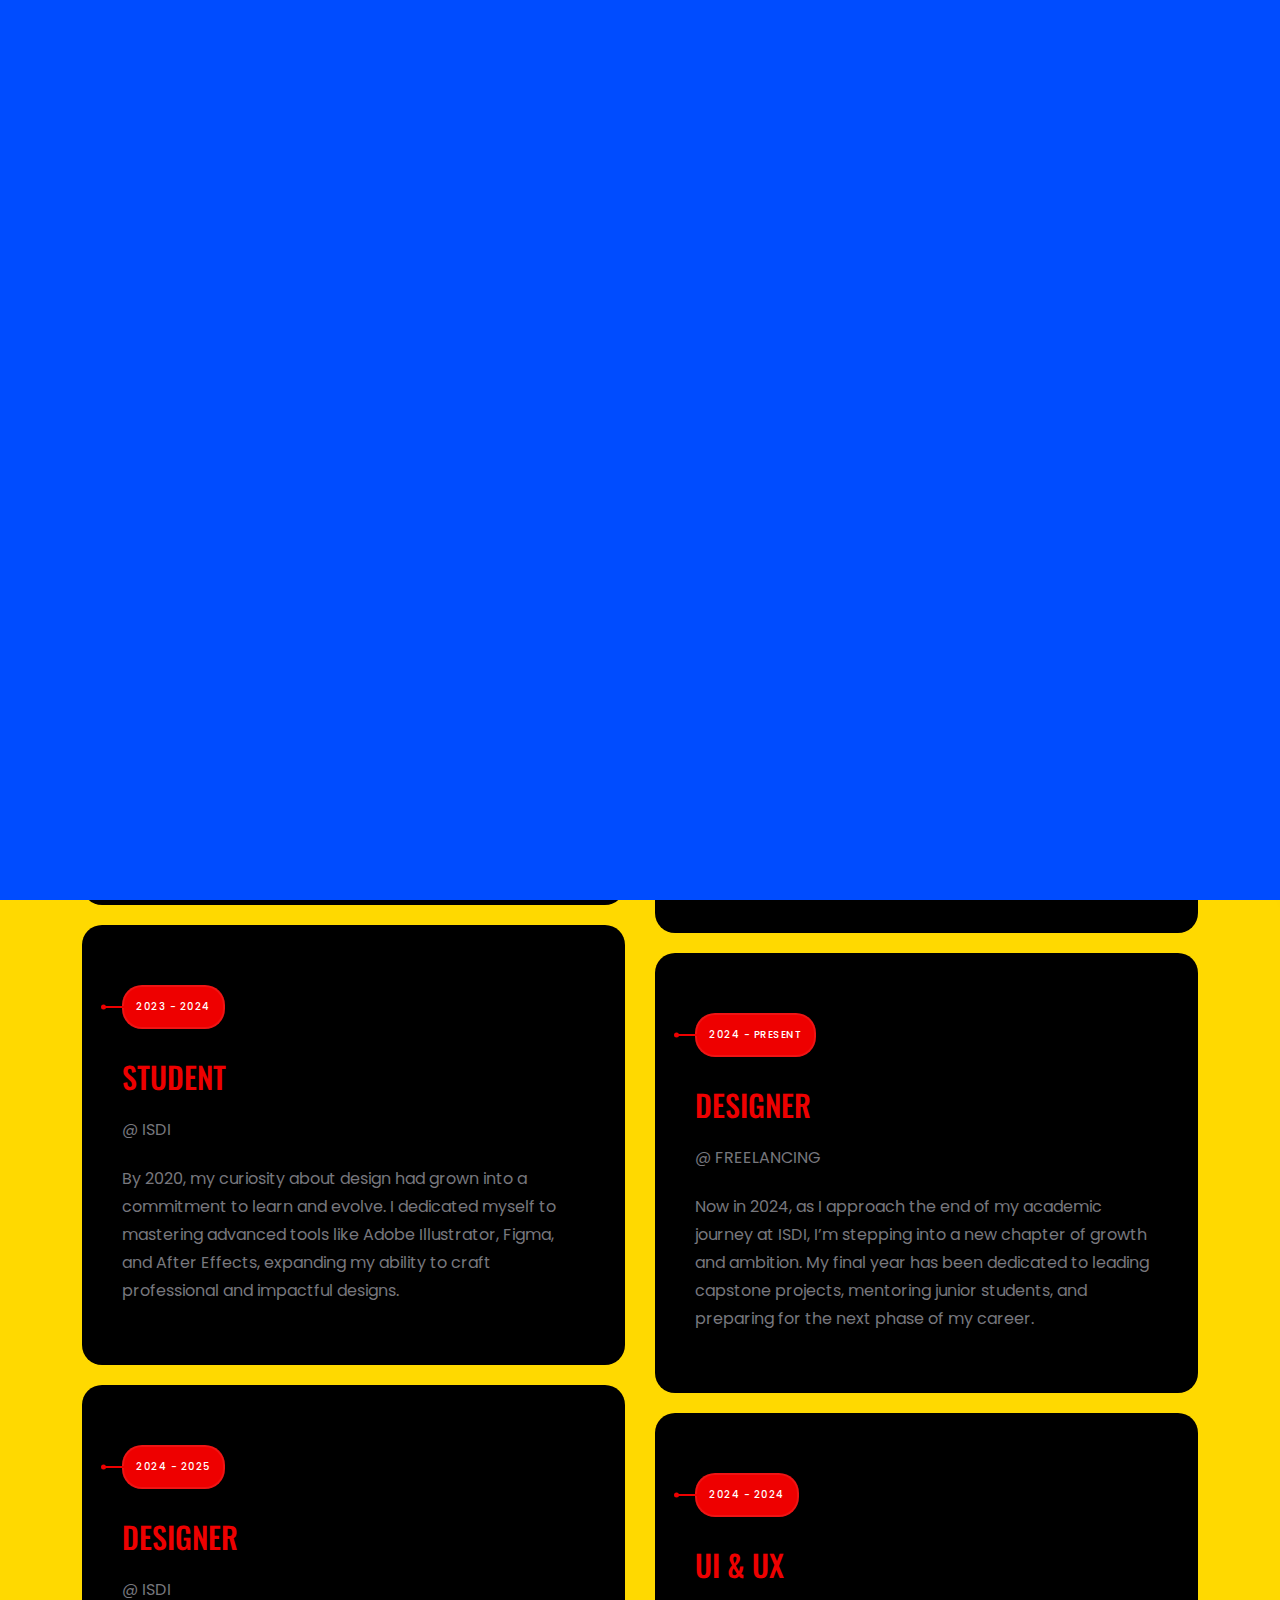
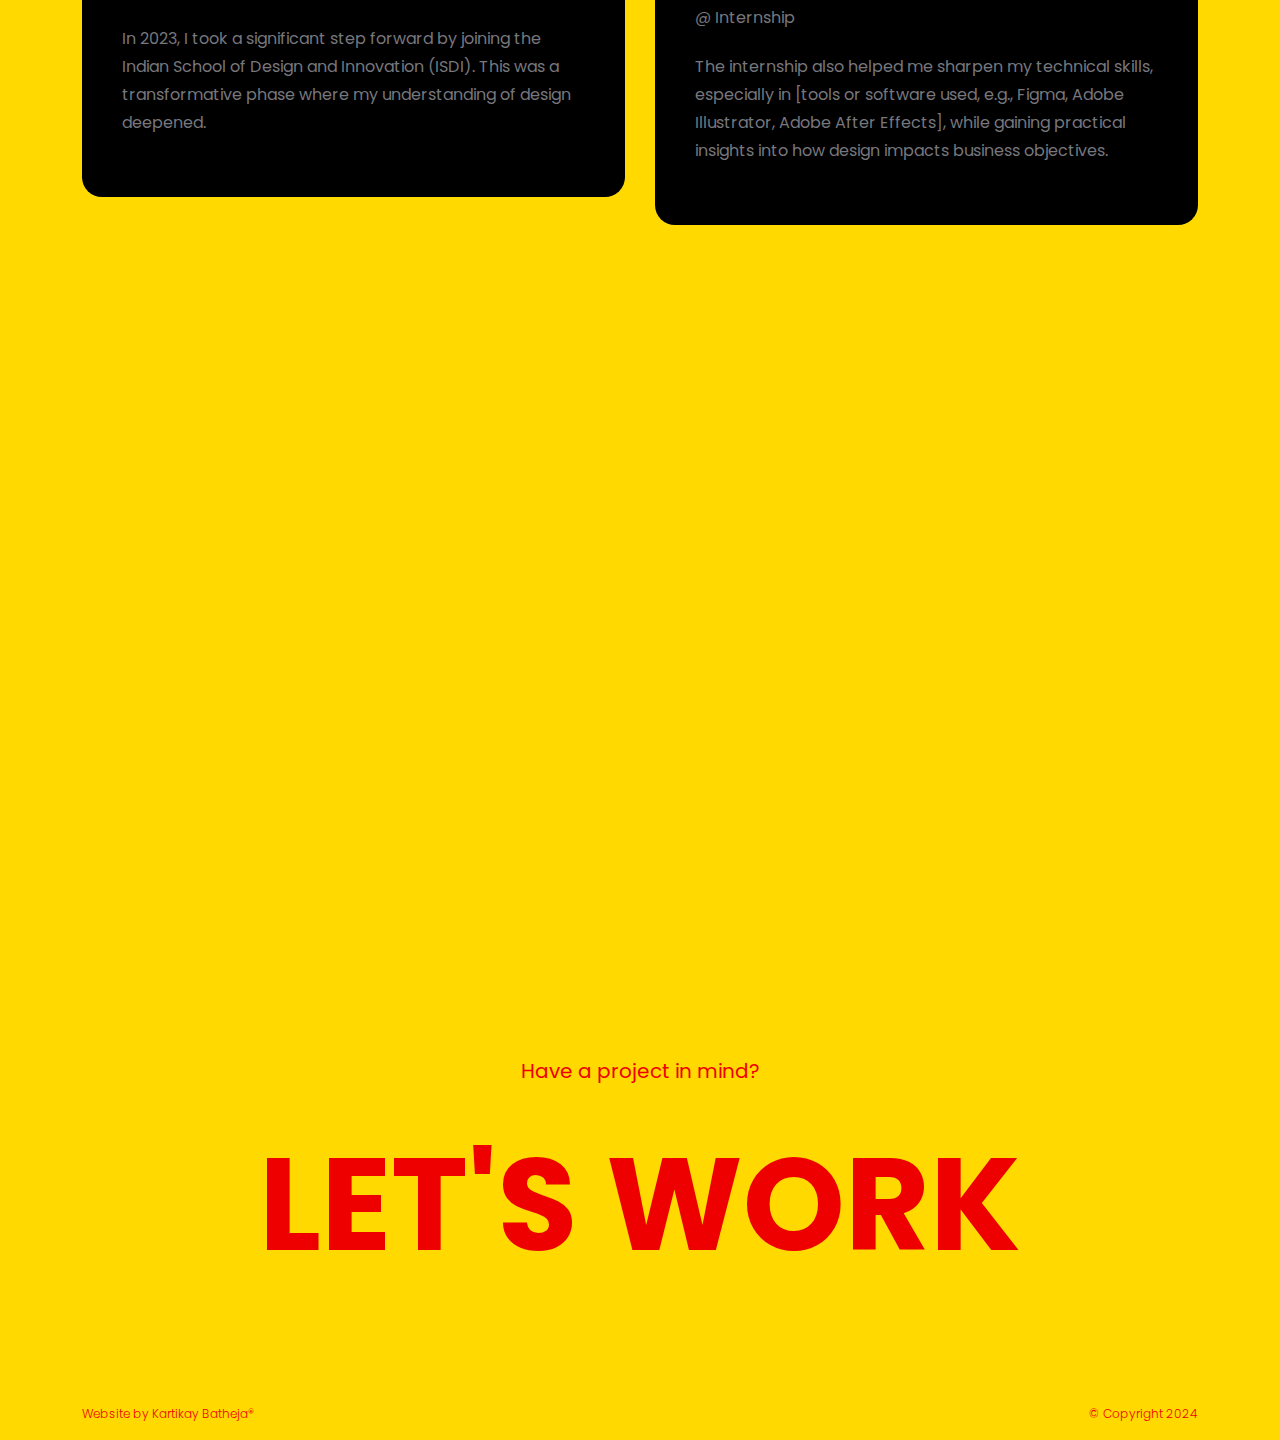
<file: about.html>
<!DOCTYPE html>
<html lang="en">

<head>
    <!-- META -->
    <meta charset="utf-8">
    <meta http-equiv="X-UA-Compatible" content="IE=edge">
    <meta name="viewport" content="width=device-width, initial-scale=1">
    <meta name="description" content="Nino - Modern Portfolio Template">
    <meta name="keywords" content="personal, portfolio new, html, one page, bootstrap, new html template, design, creative, onepage, clean, modern">
    <meta name="author" content="Tanvir Hossain">
    <!-- PAGE TITLE -->
    <title>Portfolio - Kartikay Batheja</title>
    <link rel="icon" type="image/x-icon" href="assets/images/favicon.png">
    <!-- ALL GOOGLE FONTS -->
    <link rel="preconnect" href="https://fonts.googleapis.com">
    <link rel="preconnect" href="https://fonts.gstatic.com" crossorigin>
    <link href="https://fonts.googleapis.com/css2?family=Oswald:wght@200..700&family=Poppins:ital,wght@0,100;0,200;0,300;0,400;0,500;0,600;0,700;0,800;0,900;1,100;1,200;1,300;1,400;1,500;1,600;1,700;1,800;1,900&display=swap" rel="stylesheet">
    <!-- BOOTSTRAP CSS -->
    <link rel="stylesheet" href="assets/css/bootstrap.min.css" />
    <!-- FONT AWESOME CSS -->
    <link rel="stylesheet" href="assets/css/font-awesome-pro.css" />
    <!-- FONT AWESOME CSS -->
    <link rel="stylesheet" href="assets/fonts/remixicon.css" />
    <!-- MAGNIFIC CSS -->
    <link rel="stylesheet" href="assets/css/magnific-popup.css">
    <!-- NICE SELECT CSS -->
    <link rel="stylesheet" href="assets/css/nice-select.min.css" />
    <!-- ANIMATE CSS -->
    <link rel="stylesheet" href="assets/css/animate.min.css" />
    <!-- MOBILE MENU CSS -->
    <link rel="stylesheet" href="assets/css/mobilemenu.css" />
    <!-- SLICK CSS -->
    <link rel="stylesheet" href="assets/css/slick.min.css" />
    <!-- SPACING CSS -->
    <link rel="stylesheet" href="assets/css/spacing.css" />
    <!-- MAIN STYLE CSS -->
    <link rel="stylesheet" href="assets/css/style.css" />
    <!-- RESPONSIVE CSS -->
    <link rel="stylesheet" href="assets/css/responsive.css">
    <!-- HTML5 shim and Respond.js IE8 support of HTML5 elements and media queries -->
    <!-- WARNING: Respond.js doesn't work if you view the page via file:// -->
    <!--[if lt IE 9]>
      <script src="https://oss.maxcdn.com/html5shiv/3.7.2/html5shiv.min.js"></script>
      <script src="https://oss.maxcdn.com/respond/1.4.2/respond.min.js"></script>
    <![endif]-->
</head>

<body>
    <!-- START PRELOADER AREA-->
    <div class="preloader">
        <svg viewbox="0 0 1000 1000" preserveaspectratio="none">
            <path id="preloaderSvg" d="M0,1005S175,995,500,995s500,5,500,5V0H0Z"></path>
        </svg>
        <div class="preloader-heading">
            <div class="load-text">
                <span>L</span>
                <span>o</span>
                <span>a</span>
                <span>d</span>
                <span>i</span>
                <span>n</span>
                <span>g</span>
            </div>
        </div>
    </div>
    <!-- END PRELOADER AREA -->
    <!-- START SCROOL UP DESIGN AREA -->
    <div class="progress-wrap cursor-pointer">
        <i class="ri-arrow-up-s-line"></i>
        <svg class="progress-circle svg-content" width="100%" height="100%" viewBox="-1 -1 102 102">
            <path d="M50,1 a49,49 0 0,1 0,98 a49,49 0 0,1 0,-98" />
        </svg>
    </div>
    <!-- / END SCROOL UP DESIGN AREA -->
    <!-- START MAGIC CURSOR AND BALL AREA-->
    <div id="magic-cursor">
        <div id="ball"></div>
    </div>
    <!-- / END MAGIC CURSOR AND BALL AREA-->
    <!-- START MENU DESIGN AREA-->
    <header class="main-header">
        <div class="header-upper">
            <div class="container">
                <div class="header-inner">
                    <div class="row align-items-center">
                        <div class="col-xl-2 col-lg-2 col-md-6 col-6 col-sm-3">
                            <div class="logo-area">
                                <div class="logo">
                                    <a href="index.html"><img src="assets/images/879.png" alt=""></a>
                                </div>
                            </div>
                        </div>
                        <div class="col-xl-10 col-lg-10 col-md-6 col-6 col-sm-9">
                            <div class="main-menu">
                                <nav id="mobile-menu">
                                    <ul>
                                        <li><a href="index.html" class="linkstyle">Home</a></li>
                                        <li><a href="about.html" class="linkstyle">about</a></li>
                                        <li><a href="service.html" class="linkstyle">services</a></li>
                                        <li class="has-dropdown"><a href="projects.html" class="linkstyle">projects</a>
                                            <ul class="sub-menu">
                                                <li><a href="projects.html">Projects List</a></li>
                                                <li><a href="single-project.html">Single Portfolio</a></li>
                                            </ul>
                                        </li>
                                        <li><a href="blog.html" class="linkstyle">Blog</a></li>
                                        <li><a href="contact.html" class="linkstyle">Contact</a></li>
                                    </ul>
                                </nav>
                            </div>
                            <div class="side-menu-icon d-lg-none text-end">
                                <a href="javascript:void(0)" class="info-toggle-btn f-right sidebar-toggle-btn"><i class="fal fa-bars"></i></a>
                            </div>
                        </div>
                    </div>
                </div>
            </div>
        </div>
    </header>
    <!-- // END MENU DESIGN AREA-->
    <!-- START MOBILE MENU DESIGN AREA-->
    <div class="sidebar__area">
        <div class="sidebar__wrapper">
            <div class="sidebar__close">
                <button class="sidebar__close-btn" id="sidebar__close-btn">
                    <i class="fal fa-times"></i>
                </button>
            </div>
            <div class="sidebar__content mt-50 mb-20">
                <div class="mobile-menu fix"></div>
            </div>
        </div>
    </div>
    <div class="body-overlay"></div>
    <!-- // END MOBILE MENU DESIGN AREA-->
    <!-- START SINGLE PAGE DESIGN AREA -->
    <section class="single-page-hero-area">
        <div class="container">
            <div class="row align-items-center">
                <div class="col-lg-12">
                    <h2>About Me</h2>
                </div>
            </div>
        </div>
    </section>
    <!-- // END SINGLE PAGE DESIGN AREA -->
    <!-- START RESUME EXPERIENCE DESIGN AREA -->
    <div class="resume-area no-padding" id="resume">
        <div class="container">
            <div class="row">
                <div class="col-xl-6 col-md-6">
                    <div class="resume-wrapper wow fadeInUp delay-0-2s">
                        <!-- START SINGLE EXPERIENCE DESIGN AREA -->
                        <div class="resume-box">
                            <span class="resume-date">2021 - Present</span>
                            <h2>Student</h2>
                            <span>@ Freelancing </span>
                            <p>My journey as a visual designer began in 2021, during my high school years, when I discovered a passion for creating visuals that told stories. It started with simple experiments on tools like Photoshop and Canva, designing posters and logos for friends and local businesses.</p>
                        </div>
                        <!-- / END SINGLE EXPERIENCE DESIGN AREA -->
                        <!-- START SINGLE EXPERIENCE DESIGN AREA -->
                        <div class="resume-box">
                            <span class="resume-date">2023 - 2024</span>
                            <h2>Student</h2>
                            <span>@ ISDI</span>
                            <p>By 2020, my curiosity about design had grown into a commitment to learn and evolve. I dedicated myself to mastering advanced tools like Adobe Illustrator, Figma, and After Effects, expanding my ability to craft professional and impactful designs.</p>
                        </div>
                        <!-- / END SINGLE EXPERIENCE DESIGN AREA -->
                        <!-- START SINGLE EXPERIENCE DESIGN AREA -->
                        <div class="resume-box">
                            <span class="resume-date">2024 - 2025</span>
                            <h2>Designer</h2>
                            <span>@ ISDI</span>
                            <p>In 2023, I took a significant step forward by joining the Indian School of Design and Innovation (ISDI). This was a transformative phase where my understanding of design deepened.</p>
                        </div>
                        <!-- / END SINGLE EXPERIENCE DESIGN AREA -->
                    </div>
                </div>
                <div class="col-xl-6 col-md-6">
                    <div class="resume-wrapper wow fadeInUp delay-0-4s">
                        <!-- START SINGLE EDUCATION DESIGN AREA -->
                        <div class="resume-box">
                            <span class="resume-date">2023 - 2027</span>
                            <h2>Designer</h2>
                            <span>@ ISDI</span>
                            <p>By 2023, I began to specialize in visual storytelling, focusing on branding, packaging, and digital narratives. My projects at ISDI, such as a Neoclassical-inspired soda can design and a Post-Impressionism-themed pizza box, allowed me to combine my love for art history with modern design practices.</p>
                        </div>
                        <!-- / END SINGLE EDUCATION DESIGN AREA -->
                        <!-- START SINGLE EDUCATION DESIGN AREA -->
                        <div class="resume-box">
                            <span class="resume-date">2024 - present</span>
                            <h2>Designer</h2>
                            <span>@ FREELANCING</span>
                            <p>Now in 2024, as I approach the end of my academic journey at ISDI, I’m stepping into a new chapter of growth and ambition. My final year has been dedicated to leading capstone projects, mentoring junior students, and preparing for the next phase of my career.</p>
                        </div>
                        <!-- / END SINGLE EDUCATION DESIGN AREA -->
                        <!-- START SINGLE EDUCATION DESIGN AREA -->
                        <div class="resume-box">
                            <span class="resume-date">2024 - 2024</span>
                            <h2>UI & UX</h2>
                            <span>@ Internship</span>
                            <p>The internship also helped me sharpen my technical skills, especially in [tools or software used, e.g., Figma, Adobe Illustrator, Adobe After Effects], while gaining practical insights into how design impacts business objectives.</p>
                        </div>
                        <!-- / END SINGLE EDUCATION DESIGN AREA -->
                    </div>
                </div>
            </div>
        </div>
    </div>
    <!-- / END RESUME EXPERIENCE DESIGN AREA -->
    <!-- START SKILL DESIGN AREA -->
    <section id="skills" class="skill-area">
        <div class="container">
            <div class="container-inner">
                <div class="row">
                    <div class="col-xl-12 col-lg-12">
                        <div class="section-title section-black-title mb-40 wow fadeInUp delay-0-2s">
                            <h2>Professional Skills</h2>
                        </div>
                    </div>
                </div>
                <div class="row">
                    <div class="col-lg-12">
                        <div class="skill-items-wrap">
                            <div class="row">
                                <div class="col-xl-3 col-lg-4 col-md-3 col-sm-4 col-6">
                                    <div class="skill-item wow fadeInUp delay-0-2s">
                                        <img src="assets/images/LOGO3  copy.png" alt="Skill" />
                                        <h5>Photoshop</h5>
                                    </div>
                                </div>
                                <div class="col-xl-3 col-lg-4 col-md-3 col-sm-4 col-6">
                                    <div class="skill-item wow fadeInUp delay-0-3s">
                                        <img src="assets/images/LOGO 1.png" alt="Skill" />
                                        <h5>Illustrator</h5>
                                    </div>
                                </div>
                                <div class="col-xl-3 col-lg-4 col-md-3 col-sm-4 col-6">
                                    <div class="skill-item wow fadeInUp delay-0-4s">
                                        <img src="assets/images/LOGO 2.png" alt="Skill" />
                                        <h5>After Effects</h5>
                                    </div>
                                </div>
                                <div class="col-xl-3 col-lg-4 col-md-3 col-sm-4 col-6">
                                    <div class="skill-item wow fadeInUp delay-0-5s">
                                        <img src="assets/images/LOGO 4.png" alt="Skill" />
                                        <h5>Premire Pro</h5>
                                    </div>
                                </div>
                                <div class="col-xl-3 col-lg-4 col-md-3 col-sm-4 col-6">
                                    <div class="skill-item wow fadeInUp delay-0-2s">
                                        <img src="assets/images/LOGO 5.png" alt="Skill" />
                                        <h5>Figma</h5>
                                    </div>
                                </div>
                                <div class="col-xl-3 col-lg-4 col-md-3 col-sm-4 col-6">
                                    <div class="skill-item wow fadeInUp delay-0-3s">
                                        <img src="assets/images/LOGO 6.png" alt="Skill" />
                                        <h5>Procreate</h5>
                                    </div>
                                </div>
                                <div class="col-xl-3 col-lg-4 col-md-3 col-sm-4 col-6">
                                    <div class="skill-item wow fadeInUp delay-0-4s">
                                        <img src="assets/images/LOGO 41.png" alt="Skill" />
                                        <h5>Blender</h5>
                                    </div>
                                </div>
                                <div class="col-xl-3 col-lg-4 col-md-3 col-sm-4 col-6">
                                    <div class="skill-item wow fadeInUp delay-0-5s">
                                        <img src="assets/images/LOGO 78.png" alt="Skill" />
                                        <h5>VScode</h5>
                                    </div>
                                </div>
                            </div>
                        </div>
                    </div>
                </div>
            </div>
        </div>
    </section>
    <!-- / END SKILL DESIGN AREA -->
    <!-- START FOOTER DESIGN AREA -->
    <footer class="main-footer">
        <div class="container">
            <div class="row">
                <div class="col-lg-12">
                    <div class="footer-top">
                        <p> Have a project in mind?</p>
                        <h2><a href="mailto:hello@websitename.com">let's work</a></h2>
                    </div>
                </div>
            </div>
            <div class="row">
                <div class="col-lg-6 col-sm-6">
                    <p class="copy-left-text">Website by <a href="https://themeforest.net/user/creativepersonal/portfolio">Kartikay Batheja®</a></p>
                </div>
                <div class="col-lg-6 col-sm-6">
                    <p class="copy-right-text">&copy; Copyright 2024</p>
                </div>
            </div>
        </div>
    </footer>
    <!-- / END FOOTER DESIGN AREA -->
    <!-- JQUERY JS -->
    <script src="assets/js/jquery-3.6.0.min.js"></script>
    <!-- BOOTSTRAP JS-->
    <script src="assets/js/bootstrap.min.js"></script>
    <!-- APPEAR JS -->
    <script src="assets/js/appear.min.js"></script>
    <!-- MAGNIFICANT JS -->
    <script src="assets/js/jquery.magnific-popup.min.js"></script>
    <!-- MOBILE MENU JS-->
    <script src="assets/js/mobilemenu.js"></script>
    <!-- GSAP AND LOCOMOTIV JS-->
    <script src="assets/js/gsap.min.js"></script>
    <script src="assets/js/ScrollTrigger.min.js"></script>
    <script src="assets/js/lenis.js"></script>
    <!-- SLICK JS-->
    <script src="assets/js/slick.min.js"></script>
    <!-- NICE SELECT JS-->
    <script src="assets/js/jquery.nice-select.min.js"></script>
    <!-- IMAGE LOADER JS-->
    <script src="assets/js/imagesloaded.pkgd.min.js"></script>
    <!-- ISOTOPE JS-->
    <script src="assets/js/isotope.pkgd.min.js"></script>
    <!--  WOW ANIMATION JS-->
    <script src="assets/js/wow.min.js"></script>
    <!-- SCRIPT JS-->
    <script src="assets/js/script.js"></script>
</body>

</html>
</file>
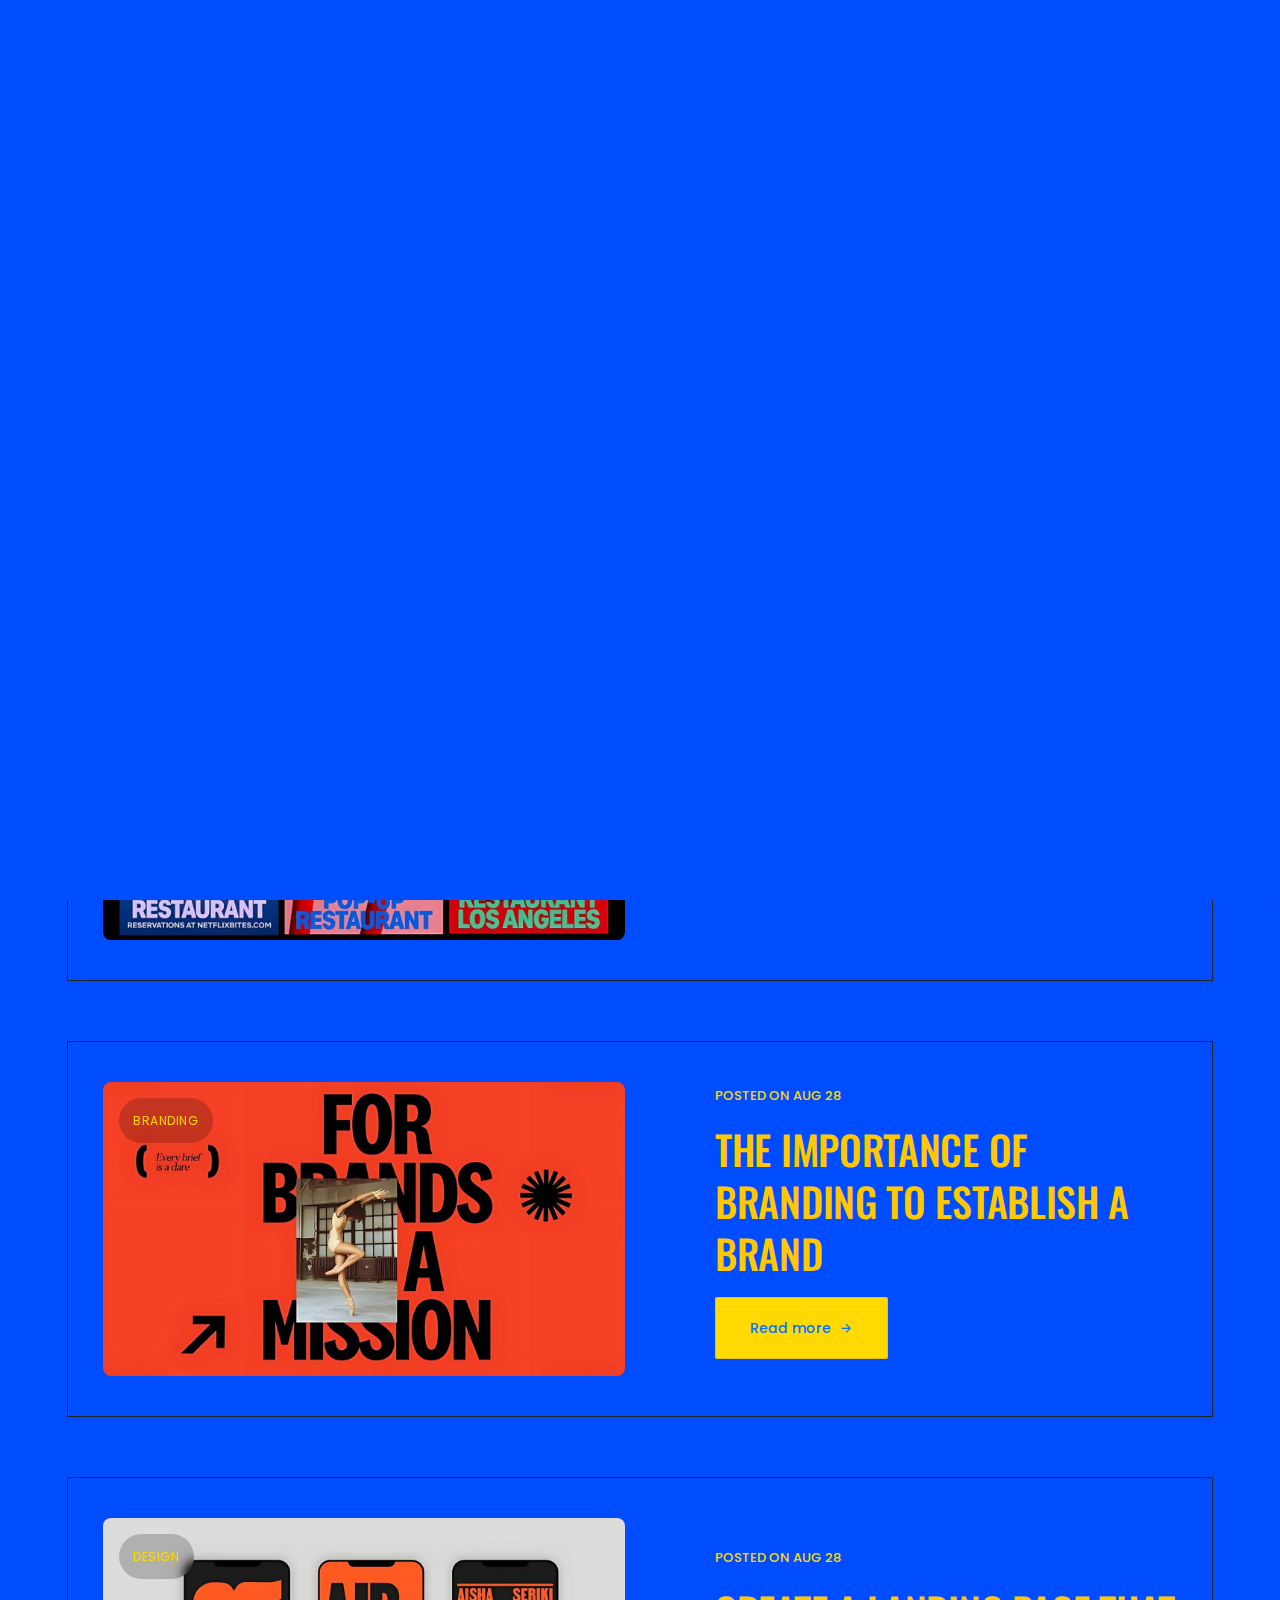
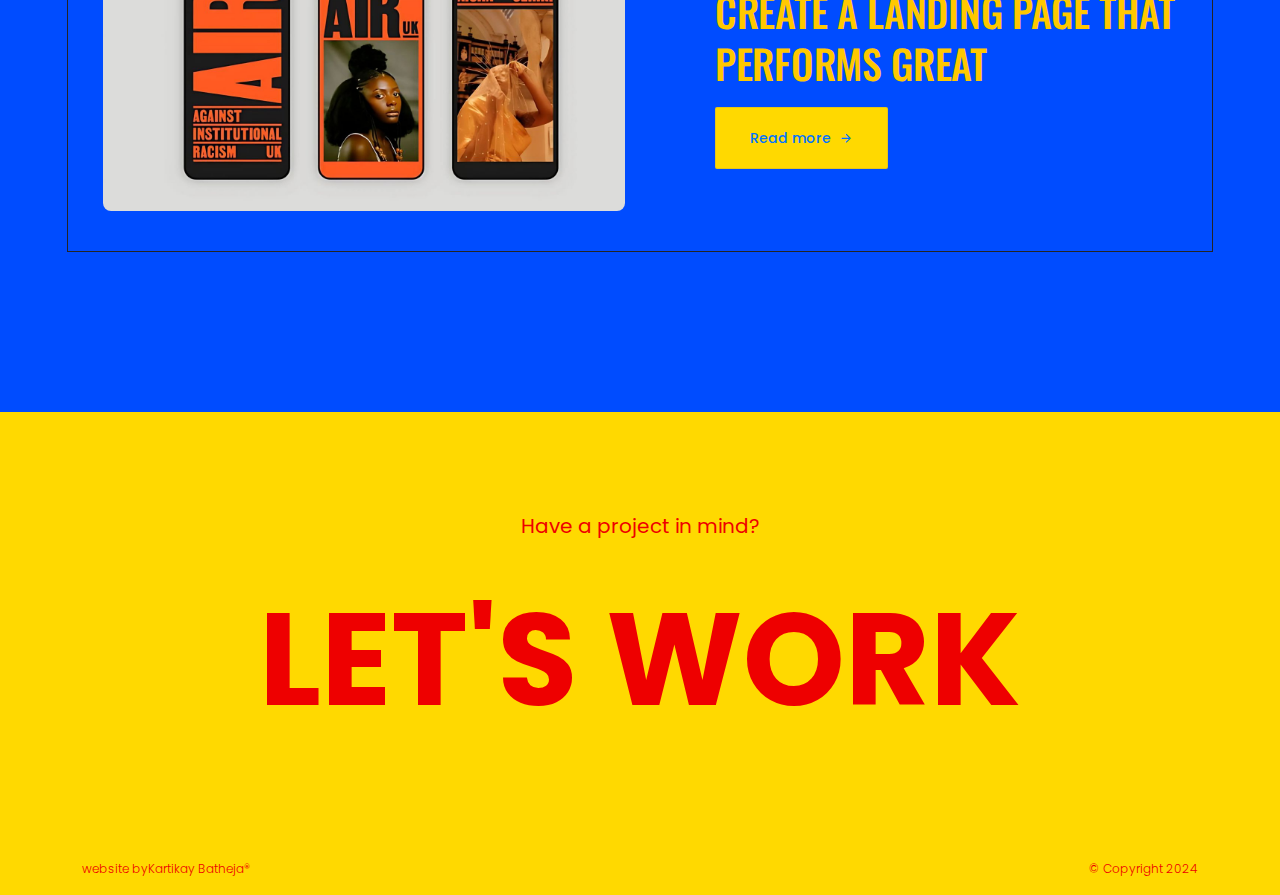
<file: blog.html>
<!DOCTYPE html>
<html lang="en">

<head>
    <!-- META -->
    <meta charset="utf-8">
    <meta http-equiv="X-UA-Compatible" content="IE=edge">
    <meta name="viewport" content="width=device-width, initial-scale=1">
    <meta name="description" content="Nino - Modern Portfolio Template">
    <meta name="keywords" content="personal, portfolio new, html, one page, bootstrap, new html template, design, creative, onepage, clean, modern">
    <meta name="author" content="Tanvir Hossain">
    <!-- PAGE TITLE -->
    <title>Portfolio - Kartikay Batheja</title>
    <link rel="icon" type="image/x-icon" href="assets/images/favicon.png">
    <!-- ALL GOOGLE FONTS -->
    <link rel="preconnect" href="https://fonts.googleapis.com">
    <link rel="preconnect" href="https://fonts.gstatic.com" crossorigin>
    <link href="https://fonts.googleapis.com/css2?family=Oswald:wght@200..700&family=Poppins:ital,wght@0,100;0,200;0,300;0,400;0,500;0,600;0,700;0,800;0,900;1,100;1,200;1,300;1,400;1,500;1,600;1,700;1,800;1,900&display=swap" rel="stylesheet">
    <!-- BOOTSTRAP CSS -->
    <link rel="stylesheet" href="assets/css/bootstrap.min.css" />
    <!-- FONT AWESOME CSS -->
    <link rel="stylesheet" href="assets/css/font-awesome-pro.css" />
    <!-- FONT AWESOME CSS -->
    <link rel="stylesheet" href="assets/fonts/remixicon.css" />
    <!-- MAGNIFIC CSS -->
    <link rel="stylesheet" href="assets/css/magnific-popup.css">
    <!-- NICE SELECT CSS -->
    <link rel="stylesheet" href="assets/css/nice-select.min.css" />
    <!-- ANIMATE CSS -->
    <link rel="stylesheet" href="assets/css/animate.min.css" />
    <!-- MOBILE MENU CSS -->
    <link rel="stylesheet" href="assets/css/mobilemenu.css" />
    <!-- SLICK CSS -->
    <link rel="stylesheet" href="assets/css/slick.min.css" />
    <!-- SPACING CSS -->
    <link rel="stylesheet" href="assets/css/spacing.css" />
    <!-- MAIN STYLE CSS -->
    <link rel="stylesheet" href="assets/css/style.css" />
    <!-- RESPONSIVE CSS -->
    <link rel="stylesheet" href="assets/css/responsive.css">
    <!-- HTML5 shim and Respond.js IE8 support of HTML5 elements and media queries -->
    <!-- WARNING: Respond.js doesn't work if you view the page via file:// -->
    <!--[if lt IE 9]>
      <script src="https://oss.maxcdn.com/html5shiv/3.7.2/html5shiv.min.js"></script>
      <script src="https://oss.maxcdn.com/respond/1.4.2/respond.min.js"></script>
    <![endif]-->
</head>

<body>
    <!-- START PRELOADER AREA-->
    <div class="preloader">
        <svg viewbox="0 0 1000 1000" preserveaspectratio="none">
            <path id="preloaderSvg" d="M0,1005S175,995,500,995s500,5,500,5V0H0Z"></path>
        </svg>
        <div class="preloader-heading">
            <div class="load-text">
                <span>L</span>
                <span>o</span>
                <span>a</span>
                <span>d</span>
                <span>i</span>
                <span>n</span>
                <span>g</span>
            </div>
        </div>
    </div>
    <!-- END PRELOADER AREA -->
    <!-- START SCROOL UP DESIGN AREA -->
    <div class="progress-wrap cursor-pointer">
        <i class="ri-arrow-up-s-line"></i>
        <svg class="progress-circle svg-content" width="100%" height="100%" viewBox="-1 -1 102 102">
            <path d="M50,1 a49,49 0 0,1 0,98 a49,49 0 0,1 0,-98" />
        </svg>
    </div>
    <!-- / END SCROOL UP DESIGN AREA -->
    <!-- START MAGIC CURSOR AND BALL AREA-->
    <div id="magic-cursor">
        <div id="ball"></div>
    </div>
    <!-- / END MAGIC CURSOR AND BALL AREA-->
    <!-- START MENU DESIGN AREA-->
    <header class="main-header">
        <div class="header-upper">
            <div class="container">
                <div class="header-inner">
                    <div class="row align-items-center">
                        <div class="col-xl-2 col-lg-2 col-md-6 col-6 col-sm-3">
                            <div class="logo-area">
                                <div class="logo">
                                    <a href="index.html"><img src="assets/images/879.png" alt=""></a>
                                </div>
                            </div>
                        </div>
                        <div class="col-xl-10 col-lg-10 col-md-6 col-6 col-sm-9">
                            <div class="main-menu">
                                <nav id="mobile-menu">
                                    <ul>
                                        <li><a href="index.html" class="linkstyle">Home</a></li>
                                        <li><a href="about.html" class="linkstyle">about</a></li>
                                        <li><a href="service.html" class="linkstyle">services</a></li>
                                        <li class="has-dropdown"><a href="projects.html" class="linkstyle">projects</a>
                                            <ul class="sub-menu">
                                                <li><a href="projects.html">Projects List</a></li>
                                                <li><a href="single-project.html">Single Portfolio</a></li>
                                            </ul>
                                        </li>
                                        <li><a href="blog.html" class="linkstyle">Blog</a></li>
                                        <li><a href="contact.html" class="linkstyle">Contact</a></li>
                                    </ul>
                                </nav>
                            </div>
                            <div class="side-menu-icon d-lg-none text-end">
                                <a href="javascript:void(0)" class="info-toggle-btn f-right sidebar-toggle-btn"><i class="fal fa-bars"></i></a>
                            </div>
                        </div>
                    </div>
                </div>
            </div>
        </div>
    </header>
    <!-- // END MENU DESIGN AREA-->
    <!-- START MOBILE MENU DESIGN AREA-->
    <div class="sidebar__area">
        <div class="sidebar__wrapper">
            <div class="sidebar__close">
                <button class="sidebar__close-btn" id="sidebar__close-btn">
                    <i class="fal fa-times"></i>
                </button>
            </div>
            <div class="sidebar__content mt-50 mb-20">
                <div class="mobile-menu fix"></div>
            </div>
        </div>
    </div>
    <div class="body-overlay"></div>
    <!-- // END MOBILE MENU DESIGN AREA-->
    <!-- START SINGLE PAGE DESIGN AREA -->
    <section class="single-page-hero-area">
        <div class="container">
            <div class="row align-items-center">
                <div class="col-lg-12">
                    <h2>Blogs</h2>
                    <p>Stories, Advice, and Inspiration for the Curious Mind</p>
                </div>
            </div>
        </div>
    </section>
    <!-- // END SINGLE PAGE DESIGN AREA -->
    <!-- START VLOG DESIGN AREA -->
    <section class="blog-area">
        <div class="container">
            <!-- START SINGLE VLOG DESIGN AREA -->
            <div class="row blog-post-box align-items-center">
                <div class="col-lg-6">
                    <div class="blog-post-img">
                        <a href="#">
                            <img src="assets/images/1.jpg" alt="">
                        </a>
                        <div class="blog-post-category">
                            <a href="#">Help</a>
                        </div>
                    </div>
                </div>
                <div class="col-lg-6">
                    <div class="blog-post-caption">
                        <h3>Posted on Aug 28</h3>
                        <h2><a class="link-decoration" href="#">New Design Trends That a Designer Should Know</a></h2>
                        <a class="theme-btn theme-btn-two" href="#">Read more <i class="ri-arrow-right-line"></i></a>
                    </div>
                </div>
            </div>
            <!-- START SINGLE VLOG DESIGN AREA -->
            <!-- START SINGLE VLOG DESIGN AREA -->
            <div class="row blog-post-box align-items-center">
                <div class="col-lg-6">
                    <div class="blog-post-img">
                        <a href="#">
                            <img src="assets/images/2.jpg" alt="">
                        </a>
                        <div class="blog-post-category">
                            <a href="#">Branding</a>
                        </div>
                    </div>
                </div>
                <div class="col-lg-6">
                    <div class="blog-post-caption">
                        <h3>Posted on Aug 28</h3>
                        <h2><a class="link-decoration" href="#">The Importance of Branding to Establish a Brand</a></h2>
                        <a class="theme-btn theme-btn-two" href="#">Read more <i class="ri-arrow-right-line"></i></a>
                    </div>
                </div>
            </div>
            <!-- START SINGLE VLOG DESIGN AREA -->
            <!-- START SINGLE VLOG DESIGN AREA -->
            <div class="row blog-post-box align-items-center">
                <div class="col-lg-6">
                    <div class="blog-post-img">
                        <a href="#">
                            <img src="assets/images/3.jpg" alt="">
                        </a>
                        <div class="blog-post-category">
                            <a href="#">Design</a>
                        </div>
                    </div>
                </div>
                <div class="col-lg-6">
                    <div class="blog-post-caption">
                        <h3>Posted on Aug 28</h3>
                        <h2><a class="link-decoration" href="#">Create a Landing Page That Performs Great</a></h2>
                        <a class="theme-btn theme-btn-two" href="#">Read more <i class="ri-arrow-right-line"></i></a>
                    </div>
                </div>
            </div>
            <!-- START SINGLE VLOG DESIGN AREA -->
        </div>
    </section>
    <!-- / END VLOG DESIGN AREA -->

    <!-- START FOOTER DESIGN AREA -->
    <footer class="main-footer">
        <div class="container">
            <div class="row">
                <div class="col-lg-12">
                    <div class="footer-top">
                        <p> Have a project in mind?</p>
                        <h2><a href="mailto:hello@websitename.com">let's work</a></h2>
                    </div>
                </div>
            </div>
            <div class="row">
                <div class="col-lg-6 col-sm-6">
                    <p class="copy-left-text">website by<a href="https://themeforest.net/user/creativepersonal/portfolio">Kartikay Batheja®</a></p>
                </div>
                <div class="col-lg-6 col-sm-6">
                    <p class="copy-right-text">&copy; Copyright 2024</p>
                </div>
            </div>
        </div>
    </footer>
    <!-- / END FOOTER DESIGN AREA -->
    <!-- JQUERY JS -->
    <script src="assets/js/jquery-3.6.0.min.js"></script>
    <!-- BOOTSTRAP JS-->
    <script src="assets/js/bootstrap.min.js"></script>
    <!-- APPEAR JS -->
    <script src="assets/js/appear.min.js"></script>
    <!-- MAGNIFICANT JS -->
    <script src="assets/js/jquery.magnific-popup.min.js"></script>
    <!-- MOBILE MENU JS-->
    <script src="assets/js/mobilemenu.js"></script>
    <!-- GSAP AND LOCOMOTIV JS-->
    <script src="assets/js/gsap.min.js"></script>
    <script src="assets/js/ScrollTrigger.min.js"></script>
    <script src="assets/js/lenis.js"></script>
    <!-- SLICK JS-->
    <script src="assets/js/slick.min.js"></script>
    <!-- NICE SELECT JS-->
    <script src="assets/js/jquery.nice-select.min.js"></script>
    <!-- IMAGE LOADER JS-->
    <script src="assets/js/imagesloaded.pkgd.min.js"></script>
    <!-- ISOTOPE JS-->
    <script src="assets/js/isotope.pkgd.min.js"></script>
    <!--  WOW ANIMATION JS-->
    <script src="assets/js/wow.min.js"></script>
    <!-- SCRIPT JS-->
    <script src="assets/js/script.js"></script>
</body>

</html>
</file>
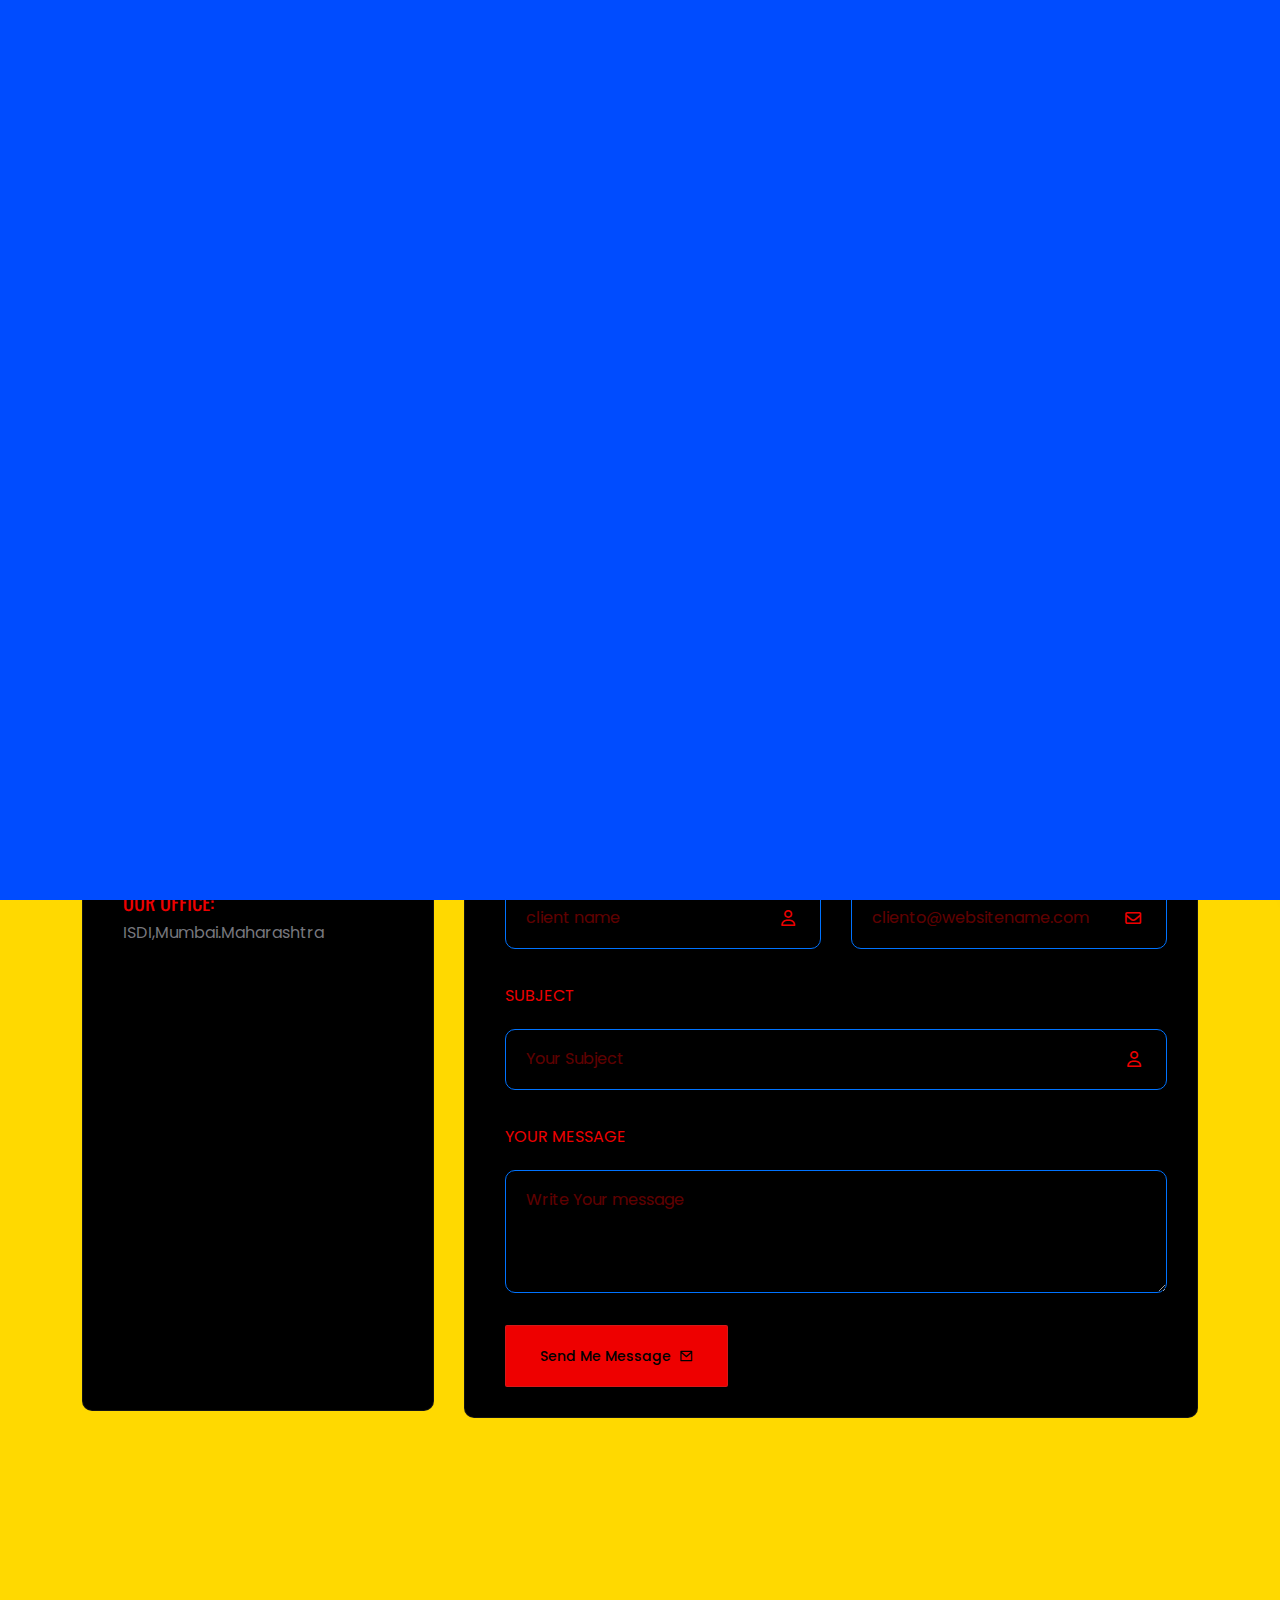
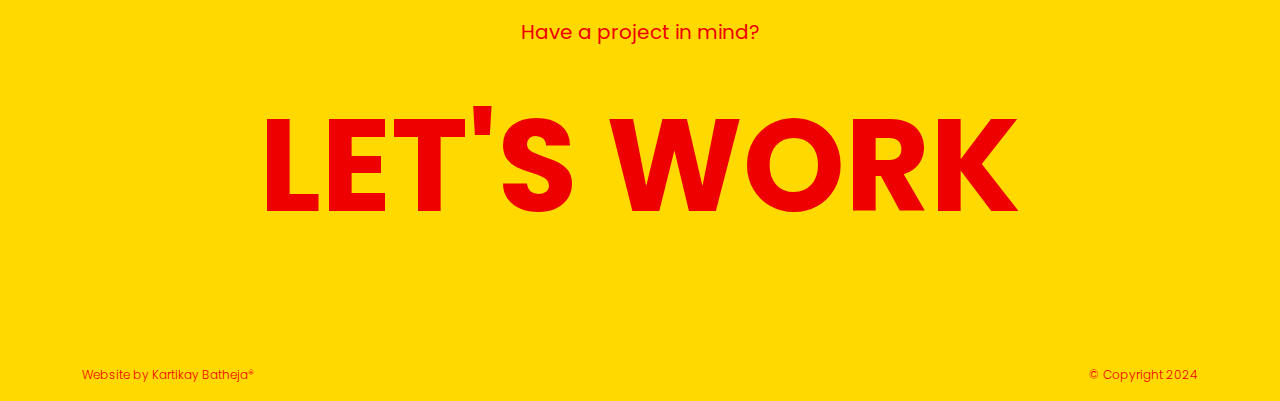
<file: contact.html>
<!DOCTYPE html>
<html lang="en">

<head>
    <!-- META -->
    <meta charset="utf-8">
    <meta http-equiv="X-UA-Compatible" content="IE=edge">
    <meta name="viewport" content="width=device-width, initial-scale=1">
    <meta name="description" content="Nino - Modern Portfolio Template">
    <meta name="keywords" content="personal, portfolio new, html, one page, bootstrap, new html template, design, creative, onepage, clean, modern">
    <meta name="author" content="Tanvir Hossain">
    <!-- PAGE TITLE -->
    <title>Portfolio - Kartikay Batheja</title>
    <link rel="icon" type="image/x-icon" href="assets/images/favicon.png">
    <!-- ALL GOOGLE FONTS -->
    <link rel="preconnect" href="https://fonts.googleapis.com">
    <link rel="preconnect" href="https://fonts.gstatic.com" crossorigin>
    <link href="https://fonts.googleapis.com/css2?family=Oswald:wght@200..700&family=Poppins:ital,wght@0,100;0,200;0,300;0,400;0,500;0,600;0,700;0,800;0,900;1,100;1,200;1,300;1,400;1,500;1,600;1,700;1,800;1,900&display=swap" rel="stylesheet">
    <!-- BOOTSTRAP CSS -->
    <link rel="stylesheet" href="assets/css/bootstrap.min.css" />
    <!-- FONT AWESOME CSS -->
    <link rel="stylesheet" href="assets/css/font-awesome-pro.css" />
    <!-- FONT AWESOME CSS -->
    <link rel="stylesheet" href="assets/fonts/remixicon.css" />
    <!-- MAGNIFIC CSS -->
    <link rel="stylesheet" href="assets/css/magnific-popup.css">
    <!-- NICE SELECT CSS -->
    <link rel="stylesheet" href="assets/css/nice-select.min.css" />
    <!-- ANIMATE CSS -->
    <link rel="stylesheet" href="assets/css/animate.min.css" />
    <!-- MOBILE MENU CSS -->
    <link rel="stylesheet" href="assets/css/mobilemenu.css" />
    <!-- SLICK CSS -->
    <link rel="stylesheet" href="assets/css/slick.min.css" />
    <!-- SPACING CSS -->
    <link rel="stylesheet" href="assets/css/spacing.css" />
    <!-- MAIN STYLE CSS -->
    <link rel="stylesheet" href="assets/css/style.css" />
    <!-- RESPONSIVE CSS -->
    <link rel="stylesheet" href="assets/css/responsive.css">
    <!-- HTML5 shim and Respond.js IE8 support of HTML5 elements and media queries -->
    <!-- WARNING: Respond.js doesn't work if you view the page via file:// -->
    <!--[if lt IE 9]>
      <script src="https://oss.maxcdn.com/html5shiv/3.7.2/html5shiv.min.js"></script>
      <script src="https://oss.maxcdn.com/respond/1.4.2/respond.min.js"></script>
    <![endif]-->
</head>

<body>
    <!-- START PRELOADER AREA-->
    <div class="preloader">
        <svg viewbox="0 0 1000 1000" preserveaspectratio="none">
            <path id="preloaderSvg" d="M0,1005S175,995,500,995s500,5,500,5V0H0Z"></path>
        </svg>
        <div class="preloader-heading">
            <div class="load-text">
                <span>L</span>
                <span>o</span>
                <span>a</span>
                <span>d</span>
                <span>i</span>
                <span>n</span>
                <span>g</span>
            </div>
        </div>
    </div>
    <!-- END PRELOADER AREA -->
    <!-- START SCROOL UP DESIGN AREA -->
    <div class="progress-wrap cursor-pointer">
        <i class="ri-arrow-up-s-line"></i>
        <svg class="progress-circle svg-content" width="100%" height="100%" viewBox="-1 -1 102 102">
            <path d="M50,1 a49,49 0 0,1 0,98 a49,49 0 0,1 0,-98" />
        </svg>
    </div>
    <!-- / END SCROOL UP DESIGN AREA -->
    <!-- START MAGIC CURSOR AND BALL AREA-->
    <div id="magic-cursor">
        <div id="ball"></div>
    </div>
    <!-- / END MAGIC CURSOR AND BALL AREA-->
    <!-- START MENU DESIGN AREA-->
    <header class="main-header">
        <div class="header-upper">
            <div class="container">
                <div class="header-inner">
                    <div class="row align-items-center">
                        <div class="col-xl-2 col-lg-2 col-md-6 col-6 col-sm-3">
                            <div class="logo-area">
                                <div class="logo">
                                    <a href="index.html"><img src="assets/images/879.png" alt=""></a>
                                </div>
                            </div>
                        </div>
                        <div class="col-xl-10 col-lg-10 col-md-6 col-6 col-sm-9">
                            <div class="main-menu">
                                <nav id="mobile-menu">
                                    <ul>
                                        <li><a href="index.html" class="linkstyle">Home</a></li>
                                        <li><a href="about.html" class="linkstyle">about</a></li>
                                        <li><a href="service.html" class="linkstyle">services</a></li>
                                        <li class="has-dropdown"><a href="projects.html" class="linkstyle">projects</a>
                                            <ul class="sub-menu">
                                                <li><a href="projects.html">Projects List</a></li>
                                                <li><a href="single-project.html">Single Portfolio</a></li>
                                            </ul>
                                        </li>
                                        <li><a href="blog.html" class="linkstyle">Blog</a></li>
                                        <li><a href="contact.html" class="linkstyle">Contact</a></li>
                                    </ul>
                                </nav>
                            </div>
                            <div class="side-menu-icon d-lg-none text-end">
                                <a href="javascript:void(0)" class="info-toggle-btn f-right sidebar-toggle-btn"><i class="fal fa-bars"></i></a>
                            </div>
                        </div>
                    </div>
                </div>
            </div>
        </div>
    </header>
    <!-- // END MENU DESIGN AREA-->
    <!-- START MOBILE MENU DESIGN AREA-->
    <div class="sidebar__area">
        <div class="sidebar__wrapper">
            <div class="sidebar__close">
                <button class="sidebar__close-btn" id="sidebar__close-btn">
                    <i class="fal fa-times"></i>
                </button>
            </div>
            <div class="sidebar__content mt-50 mb-20">
                <div class="mobile-menu fix"></div>
            </div>
        </div>
    </div>
    <div class="body-overlay"></div>
    <!-- // END MOBILE MENU DESIGN AREA-->
    <!-- START SINGLE PAGE DESIGN AREA -->
    <section class="single-page-hero-area">
        <div class="container">
            <div class="row align-items-center">
                <div class="col-lg-12">
                    <h2>Say Hello</h2>
                    <p>Fill out the form below to get in touch with me. I'm always excited to hear about new opportunities and I'll do my best to respond to your inquiry within 24 hours.</p>
                </div>
            </div>
        </div>
    </section>
    <!-- // END SINGLE PAGE DESIGN AREA -->
    <!-- START CONTACT DESIGN AREA -->
    <section id="contact" class="contact-area">
        <div class="container">
            <div class="row">
                <div class="col-xl-12 col-lg-12">
                    <div class="section-title section-black-title wow fadeInUp delay-0-2s">
                        <h2>Contact Me</h2>
                    </div>
                </div>
            </div>
            <div class="row">
                <div class="col-lg-4">
                    <div class="contact-content-part  wow fadeInUp delay-0-2s">
                        <!-- START CONTACT SINGLEDESIGN AREA -->
                        <div class="single-contact wow fadeInUp" data-wow-delay=".2s">
                            <span class="circle-btn">
                                <i class="ri-map-pin-line"></i>
                            </span>
                            <h2>our office:</h2>
                            <p>ISDI,Mumbai.Maharashtra</p>
                        </div>
                        <!-- / END CONTACT SINGLEDESIGN AREA -->
                        <!-- START CONTACT SINGLEDESIGN AREA -->
                        <div class="single-contact wow fadeInUp" data-wow-delay=".4s">
                            <span class="circle-btn">
                                <i class="ri-headphone-line"></i>
                            </span>
                            <h2>contact number:</h2>
                            <p>+91-8950093329</p>
                        </div>
                        <!-- / END CONTACT SINGLEDESIGN AREA -->
                        <!-- START CONTACT SINGLEDESIGN AREA -->
                        <div class="single-contact wow fadeInUp" data-wow-delay=".6s">
                            <span class="circle-btn">
                                <i class="ri-mail-line"></i>
                            </span>
                            <h2>Email us:</h2>
                            <p>bathejakartikay@gmail.com</p>
                        </div>
                        <!-- / END CONTACT SINGLEDESIGN AREA -->
                        <!-- START CONTACT SINGLEDESIGN AREA -->
                        <div class="single-contact wow fadeInUp" data-wow-delay=".6s">
                            <h2>Socials</h2>
                            <div class="about-social">
                            <ul>
                                <li><a href=""><i class="ri-facebook-circle-fill"></i></a></li>
                                <li><a href=""><i class="ri-twitter-x-line"></i></a></li>
                                <li><a href=""><i class="ri-linkedin-fill"></i></a></li>
                                <li><a href=""><i class="ri-github-line"></i></a></li>
                            </ul>
                        </div>
                        </div>
                        <!-- / END CONTACT SINGLEDESIGN AREA -->
                    </div>
                </div>
                <!-- START CONTACT FORM DESIGN AREA -->
                <div class="col-lg-8">
                    <div class="contact-form contact-form-area wow fadeInUp delay-0-4s">
                        <form id="contactForm" class="contact-form" action="#" method="post">
                            <div class="row">
                                <div class="col-md-6">
                                    <div class="form-group">
                                        <label for="name">Full Name</label>
                                        <input type="text" id="name" class="form-control" value="" placeholder="client name" required="" data-error="Please enter your Name" />
                                        <label for="name" class="for-icon"><i class="far fa-user"></i></label>
                                        <div class="help-block with-errors"></div>
                                    </div>
                                </div>
                                <div class="col-md-6">
                                    <div class="form-group">
                                        <label for="email">Email Address</label>
                                        <input type="email" id="email" class="form-control" value="" placeholder="cliento@websitename.com" required="" data-error="Please enter your Email" />
                                        <label for="email" class="for-icon"><i class="far fa-envelope"></i></label>
                                        <div class="help-block with-errors"></div>
                                    </div>
                                </div>
                                <div class="col-md-12">
                                    <div class="form-group">
                                        <label for="name">Subject</label>
                                        <input type="text" id="subject" class="form-control" value="" placeholder="Your Subject" required="" data-error="Please enter your Name" />
                                        <label for="name" class="for-icon"><i class="far fa-user"></i></label>
                                        <div class="help-block with-errors"></div>
                                    </div>
                                </div>
                                <div class="col-md-12">
                                    <div class="form-group">
                                        <label for="message">Your Message</label>
                                        <textarea name="message" id="message" class="form-control" rows="4" placeholder="Write Your message" required="" data-error="Please Write your Message"></textarea>
                                        <div class="help-block with-errors"></div>
                                    </div>
                                </div>
                                <div class="col-md-12">
                                    <div class="form-group mb-0">
                                        <button type="submit" class="theme-btn">
                                            Send Me Message <i class="ri-mail-line"></i>
                                        </button>
                                        <div id="msgSubmit" class="hidden"></div>
                                    </div>
                                </div>
                                <div class="col-md-12 text-center">
                                    <p class="input-success">We have received your mail, We will get back to you soon!</p>
                                    <p class="input-error">Sorry, Message could not send! Please try again.</p>
                                </div>
                            </div>
                        </form>
                    </div>
                </div>
                <!-- / END CONTACT FORM DESIGN AREA -->
            </div>
        </div>
    </section>
    <!-- / END CONTACT DESIGN AREA -->
    <!-- START FOOTER DESIGN AREA -->
    <footer class="main-footer">
        <div class="container">
            <div class="row">
                <div class="col-lg-12">
                    <div class="footer-top">
                        <p> Have a project in mind?</p>
                        <h2><a href="mailto:hello@websitename.com">let's work</a></h2>
                    </div>
                </div>
            </div>
            <div class="row">
                <div class="col-lg-6 col-sm-6">
                    <p class="copy-left-text">Website by <a href="https://themeforest.net/user/creativepersonal/portfolio">Kartikay Batheja®</a></p>
                </div>
                <div class="col-lg-6 col-sm-6">
                    <p class="copy-right-text">&copy; Copyright 2024</p>
                </div>
            </div>
        </div>
    </footer>
    <!-- / END FOOTER DESIGN AREA -->
    <!-- JQUERY JS -->
    <script src="assets/js/jquery-3.6.0.min.js"></script>
    <!-- BOOTSTRAP JS-->
    <script src="assets/js/bootstrap.min.js"></script>
    <!-- APPEAR JS -->
    <script src="assets/js/appear.min.js"></script>
    <!-- MAGNIFICANT JS -->
    <script src="assets/js/jquery.magnific-popup.min.js"></script>
    <!-- MOBILE MENU JS-->
    <script src="assets/js/mobilemenu.js"></script>
    <!-- GSAP AND LOCOMOTIV JS-->
    <script src="assets/js/gsap.min.js"></script>
    <script src="assets/js/ScrollTrigger.min.js"></script>
    <script src="assets/js/lenis.js"></script>
    <!-- SLICK JS-->
    <script src="assets/js/slick.min.js"></script>
    <!-- NICE SELECT JS-->
    <script src="assets/js/jquery.nice-select.min.js"></script>
    <!-- IMAGE LOADER JS-->
    <script src="assets/js/imagesloaded.pkgd.min.js"></script>
    <!-- ISOTOPE JS-->
    <script src="assets/js/isotope.pkgd.min.js"></script>
    <!--  WOW ANIMATION JS-->
    <script src="assets/js/wow.min.js"></script>
    <!-- SCRIPT JS-->
    <script src="assets/js/script.js"></script>
</body>

</html>
</file>
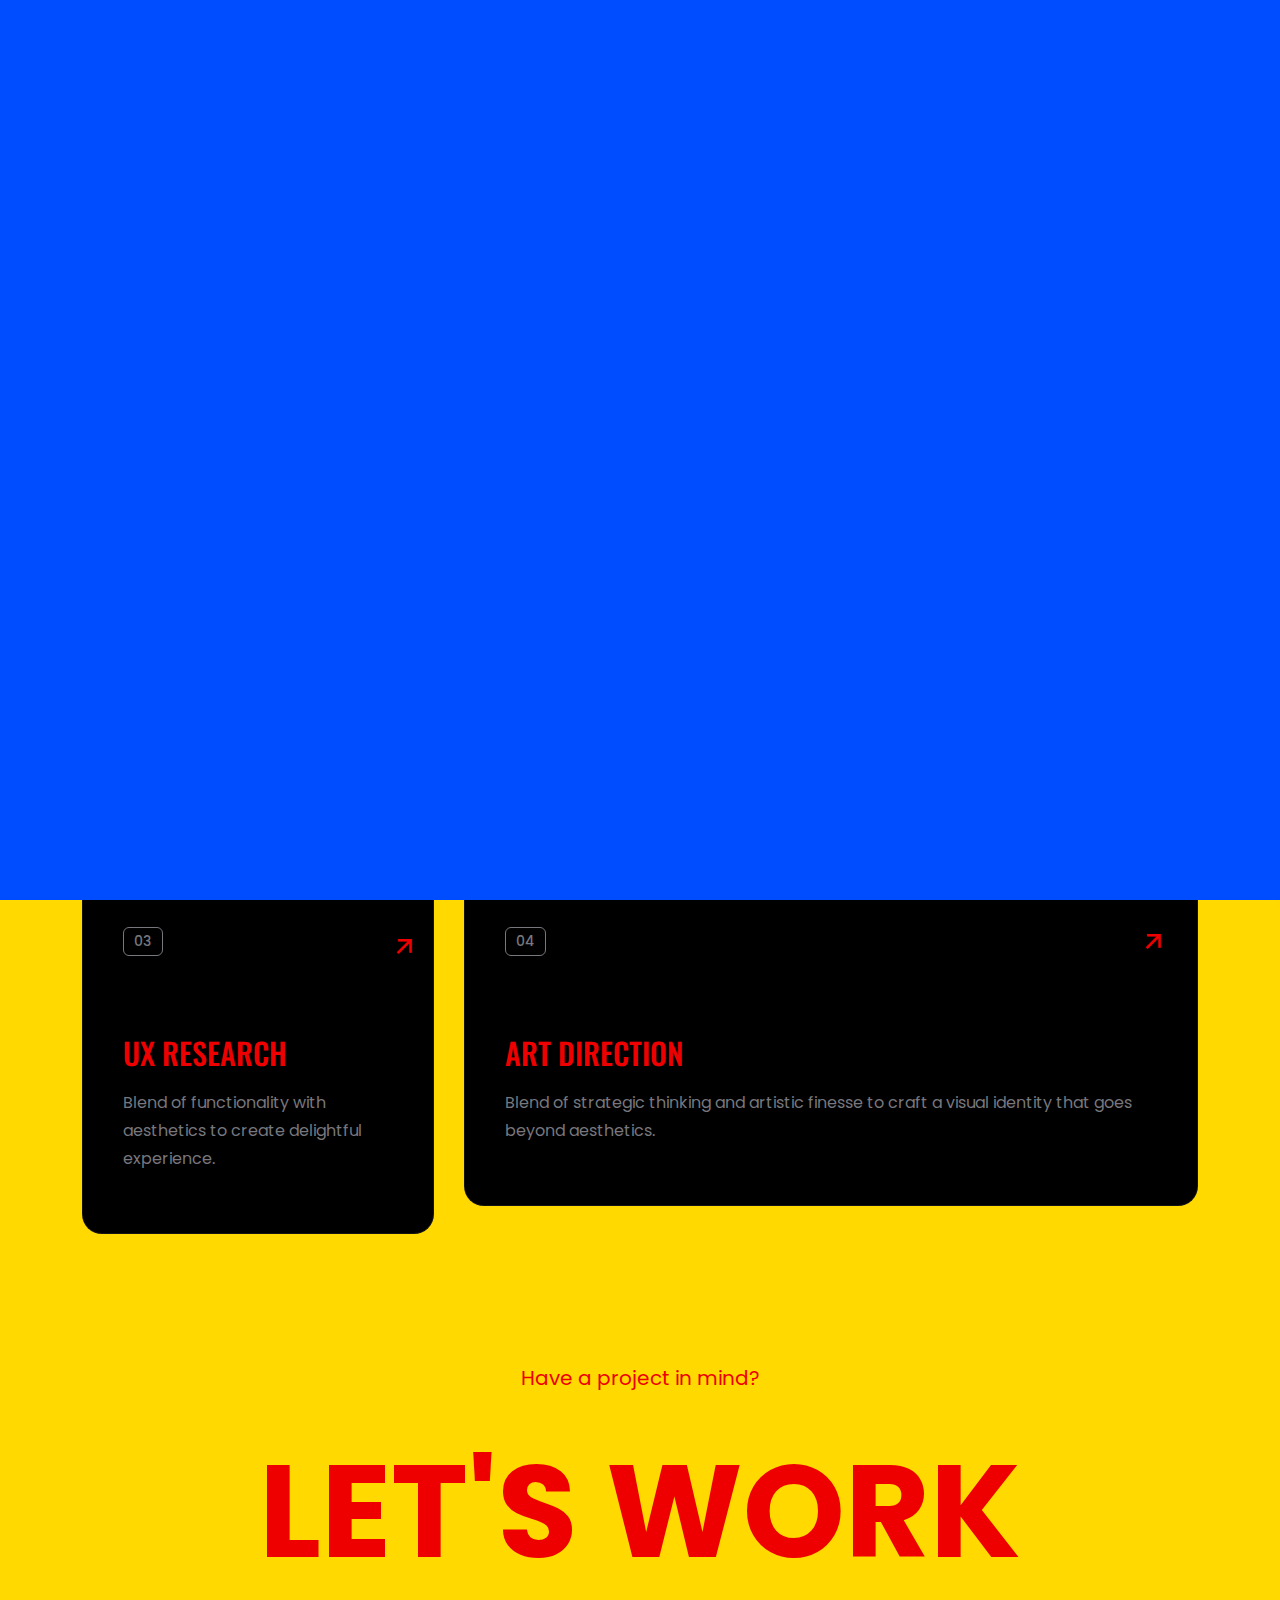
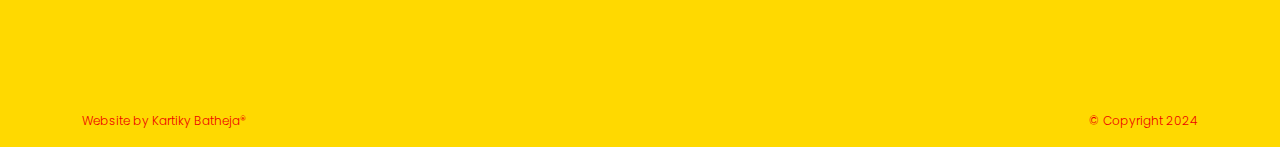
<file: service.html>
<!DOCTYPE html>
<html lang="en">

<head>
    <!-- META -->
    <meta charset="utf-8">
    <meta http-equiv="X-UA-Compatible" content="IE=edge">
    <meta name="viewport" content="width=device-width, initial-scale=1">
    <meta name="description" content="Nino - Modern Portfolio Template">
    <meta name="keywords" content="personal, portfolio new, html, one page, bootstrap, new html template, design, creative, onepage, clean, modern">
    <meta name="author" content="Tanvir Hossain">
    <!-- PAGE TITLE -->
    <title>Portfolio - Kartikay Batheja</title>
    <link rel="icon" type="image/x-icon" href="assets/images/favicon.png">
    <!-- ALL GOOGLE FONTS -->
    <link rel="preconnect" href="https://fonts.googleapis.com">
    <link rel="preconnect" href="https://fonts.gstatic.com" crossorigin>
    <link href="https://fonts.googleapis.com/css2?family=Oswald:wght@200..700&family=Poppins:ital,wght@0,100;0,200;0,300;0,400;0,500;0,600;0,700;0,800;0,900;1,100;1,200;1,300;1,400;1,500;1,600;1,700;1,800;1,900&display=swap" rel="stylesheet">
    <!-- BOOTSTRAP CSS -->
    <link rel="stylesheet" href="assets/css/bootstrap.min.css" />
    <!-- FONT AWESOME CSS -->
    <link rel="stylesheet" href="assets/css/font-awesome-pro.css" />
    <!-- FONT AWESOME CSS -->
    <link rel="stylesheet" href="assets/fonts/remixicon.css" />
    <!-- MAGNIFIC CSS -->
    <link rel="stylesheet" href="assets/css/magnific-popup.css">
    <!-- NICE SELECT CSS -->
    <link rel="stylesheet" href="assets/css/nice-select.min.css" />
    <!-- ANIMATE CSS -->
    <link rel="stylesheet" href="assets/css/animate.min.css" />
    <!-- MOBILE MENU CSS -->
    <link rel="stylesheet" href="assets/css/mobilemenu.css" />
    <!-- SLICK CSS -->
    <link rel="stylesheet" href="assets/css/slick.min.css" />
    <!-- SPACING CSS -->
    <link rel="stylesheet" href="assets/css/spacing.css" />
    <!-- MAIN STYLE CSS -->
    <link rel="stylesheet" href="assets/css/style.css" />
    <!-- RESPONSIVE CSS -->
    <link rel="stylesheet" href="assets/css/responsive.css">
    <!-- HTML5 shim and Respond.js IE8 support of HTML5 elements and media queries -->
    <!-- WARNING: Respond.js doesn't work if you view the page via file:// -->
    <!--[if lt IE 9]>
      <script src="https://oss.maxcdn.com/html5shiv/3.7.2/html5shiv.min.js"></script>
      <script src="https://oss.maxcdn.com/respond/1.4.2/respond.min.js"></script>
    <![endif]-->
</head>

<body>
    <!-- START PRELOADER AREA-->
    <div class="preloader">
        <svg viewbox="0 0 1000 1000" preserveaspectratio="none">
            <path id="preloaderSvg" d="M0,1005S175,995,500,995s500,5,500,5V0H0Z"></path>
        </svg>
        <div class="preloader-heading">
            <div class="load-text">
                <span>L</span>
                <span>o</span>
                <span>a</span>
                <span>d</span>
                <span>i</span>
                <span>n</span>
                <span>g</span>
            </div>
        </div>
    </div>
    <!-- END PRELOADER AREA -->
    <!-- START SCROOL UP DESIGN AREA -->
    <div class="progress-wrap cursor-pointer">
        <i class="ri-arrow-up-s-line"></i>
        <svg class="progress-circle svg-content" width="100%" height="100%" viewBox="-1 -1 102 102">
            <path d="M50,1 a49,49 0 0,1 0,98 a49,49 0 0,1 0,-98" />
        </svg>
    </div>
    <!-- / END SCROOL UP DESIGN AREA -->
    <!-- START MAGIC CURSOR AND BALL AREA-->
    <div id="magic-cursor">
        <div id="ball"></div>
    </div>
    <!-- / END MAGIC CURSOR AND BALL AREA-->
    <!-- START MENU DESIGN AREA-->
    <header class="main-header">
        <div class="header-upper">
            <div class="container">
                <div class="header-inner">
                    <div class="row align-items-center">
                        <div class="col-xl-2 col-lg-2 col-md-6 col-6 col-sm-3">
                            <div class="logo-area">
                                <div class="logo">
                                    <a href="index.html"><img src="assets/images/879.png" alt=""></a>
                                </div>
                            </div>
                        </div>
                        <div class="col-xl-10 col-lg-10 col-md-6 col-6 col-sm-9">
                            <div class="main-menu">
                                <nav id="mobile-menu">
                                    <ul>
                                        <li><a href="index.html" class="linkstyle">Home</a></li>
                                        <li><a href="about.html" class="linkstyle">about</a></li>
                                        <li><a href="service.html" class="linkstyle">services</a></li>
                                        <li class="has-dropdown"><a href="projects.html" class="linkstyle">projects</a>
                                            <ul class="sub-menu">
                                                <li><a href="projects.html">Projects List</a></li>
                                                <li><a href="single-project.html">Single Portfolio</a></li>
                                            </ul>
                                        </li>
                                        <li><a href="blog.html" class="linkstyle">Blog</a></li>
                                        <li><a href="contact.html" class="linkstyle">Contact</a></li>
                                    </ul>
                                </nav>
                            </div>
                            <div class="side-menu-icon d-lg-none text-end">
                                <a href="javascript:void(0)" class="info-toggle-btn f-right sidebar-toggle-btn"><i class="fal fa-bars"></i></a>
                            </div>
                        </div>
                    </div>
                </div>
            </div>
        </div>
    </header>
    <!-- // END MENU DESIGN AREA-->
    <!-- START MOBILE MENU DESIGN AREA-->
    <div class="sidebar__area">
        <div class="sidebar__wrapper">
            <div class="sidebar__close">
                <button class="sidebar__close-btn" id="sidebar__close-btn">
                    <i class="fal fa-times"></i>
                </button>
            </div>
            <div class="sidebar__content mt-50 mb-20">
                <div class="mobile-menu fix"></div>
            </div>
        </div>
    </div>
    <div class="body-overlay"></div>
    <!-- // END MOBILE MENU DESIGN AREA-->
    <!-- START SINGLE PAGE DESIGN AREA -->
    <section class="single-page-hero-area">
        <div class="container">
            <div class="row align-items-center">
                <div class="col-lg-12">
                    <h2>Services</h2>
                </div>
            </div>
        </div>
    </section>
    <!-- // END SINGLE PAGE DESIGN AREA -->
       <!-- START SERVICE DESIGN AREA -->
    <section id="services" class="services-area no-padding">
        <div class="container">
            <div class="row">
                <!-- START SINGLE SERVICE DESIGN AREA -->
                <div class="col-lg-8 col-md-7">
                    <div class="service-item wow fadeInUp delay-0-2s">
                        <i class="ri-arrow-right-up-line"></i>
                        <h5>01</h5>
                        <h4>Brand Identity Design</h4>
                        <p>Blend of strategic thinking and creative flair to craft a digital identity that resonates and captivates.kits you need to create a true website within minutes.</p>
                    </div>
                </div>
                <!-- / END SINGLE SERVICE DESIGN AREA -->
                <!-- START SINGLE SERVICE DESIGN AREA -->
                <div class="col-lg-4 col-md-5">
                    <div class="service-item wow fadeInUp delay-0-4s">
                        <i class="ri-arrow-right-up-line"></i>
                        <h5>02</h5>
                        <h4>Visual Design</h4>
                        <p>Blend of artistic intuition with strategic insight to craft a visual identity.</p>
                    </div>
                </div>
                <!-- / END SINGLE SERVICE DESIGN AREA -->
                <!-- START SINGLE SERVICE DESIGN AREA -->
                <div class="col-lg-4 col-md-5">
                    <div class="service-item wow fadeInUp delay-0-6s">
                        <i class="ri-arrow-right-up-line"></i>
                        <h5>03</h5>
                        <h4>UX Research</h4>
                        <p>Blend of functionality with aesthetics to create delightful experience.</p>
                    </div>
                </div>
                <!-- / END SINGLE SERVICE DESIGN AREA -->
                <!-- START SINGLE SERVICE DESIGN AREA -->
                <div class="col-lg-8 col-md-7">
                    <div class="service-item wow fadeInUp delay-0-8s">
                        <i class="ri-arrow-right-up-line"></i>
                        <h5>04</h5>
                        <h4>Art Direction</h4>
                        <p>Blend of strategic thinking and artistic finesse to craft a visual identity that goes beyond aesthetics.</p>
                    </div>
                </div>
                <!-- / END SINGLE SERVICE DESIGN AREA -->
            </div>
        </div>
    </section>
    <!-- / END SERVICE DESIGN AREA -->

    <!-- START FOOTER DESIGN AREA -->
    <footer class="main-footer">
        <div class="container">
            <div class="row">
                <div class="col-lg-12">
                    <div class="footer-top">
                        <p> Have a project in mind?</p>
                        <h2><a href="mailto:hello@websitename.com">let's work</a></h2>
                    </div>
                </div>
            </div>
            <div class="row">
                <div class="col-lg-6 col-sm-6">
                    <p class="copy-left-text">Website by <a href="https://themeforest.net/user/creativepersonal/portfolio">Kartiky Batheja®</a></p>
                </div>
                <div class="col-lg-6 col-sm-6">
                    <p class="copy-right-text">&copy; Copyright 2024</p>
                </div>
            </div>
        </div>
    </footer>
    <!-- / END FOOTER DESIGN AREA -->
    <!-- JQUERY JS -->
    <script src="assets/js/jquery-3.6.0.min.js"></script>
    <!-- BOOTSTRAP JS-->
    <script src="assets/js/bootstrap.min.js"></script>
    <!-- APPEAR JS -->
    <script src="assets/js/appear.min.js"></script>
    <!-- MAGNIFICANT JS -->
    <script src="assets/js/jquery.magnific-popup.min.js"></script>
    <!-- MOBILE MENU JS-->
    <script src="assets/js/mobilemenu.js"></script>
    <!-- GSAP AND LOCOMOTIV JS-->
    <script src="assets/js/gsap.min.js"></script>
    <script src="assets/js/ScrollTrigger.min.js"></script>
    <script src="assets/js/lenis.js"></script>
    <!-- SLICK JS-->
    <script src="assets/js/slick.min.js"></script>
    <!-- NICE SELECT JS-->
    <script src="assets/js/jquery.nice-select.min.js"></script>
    <!-- IMAGE LOADER JS-->
    <script src="assets/js/imagesloaded.pkgd.min.js"></script>
    <!-- ISOTOPE JS-->
    <script src="assets/js/isotope.pkgd.min.js"></script>
    <!--  WOW ANIMATION JS-->
    <script src="assets/js/wow.min.js"></script>
    <!-- SCRIPT JS-->
    <script src="assets/js/script.js"></script>
</body>

</html>
</file>
<file: assets/css/spacing.css>
/*
* ----------------------------------------------------------------------------------------
Author       : Tanvir Hossain
Template Name: Nino - Premium Portfolio Template
Version      : 1.0                                          
* ----------------------------------------------------------------------------------------
*/
/*
* ----------------------------------------------------------------------------------------
*PADDING MARGIN
* ----------------------------------------------------------------------------------------
*/
.p-5 {
    padding: 5px !important;
}

.p-10 {
    padding: 10px;
}

.p-15 {
    padding: 15px;
}

.p-20 {
    padding: 20px;
}

.p-25 {
    padding: 25px;
}

.p-30 {
    padding: 30px;
}

.p-35 {
    padding: 35px;
}

.p-40 {
    padding: 40px;
}

.p-45 {
    padding: 45px;
}

.p-50 {
    padding: 50px;
}

.p-55 {
    padding: 55px;
}

.p-60 {
    padding: 60px;
}

.p-65 {
    padding: 65px;
}

.p-70 {
    padding: 70px;
}

.p-75 {
    padding: 75px;
}

.p-80 {
    padding: 80px;
}

.p-85 {
    padding: 85px;
}

.p-90 {
    padding: 90px;
}

.p-95 {
    padding: 95px;
}

.p-100 {
    padding: 100px;
}

.p-105 {
    padding: 105px;
}

.p-110 {
    padding: 110px;
}

.p-115 {
    padding: 115px;
}

.p-120 {
    padding: 120px;
}

.p-125 {
    padding: 125px;
}

.p-130 {
    padding: 130px;
}

.p-135 {
    padding: 135px;
}

.p-140 {
    padding: 140px;
}

.p-145 {
    padding: 145px;
}

.p-150 {
    padding: 150px;
}

.p-155 {
    padding: 155px;
}

.p-160 {
    padding: 160px;
}

.p-165 {
    padding: 165px;
}

.p-170 {
    padding: 170px;
}

.p-175 {
    padding: 175px;
}

.p-180 {
    padding: 180px;
}

.p-185 {
    padding: 185px;
}

.p-190 {
    padding: 190px;
}

.p-195 {
    padding: 195px;
}

.p-200 {
    padding: 200px;
}

.p-205 {
    padding: 205px;
}

.p-210 {
    padding: 210px;
}

.p-215 {
    padding: 215px;
}

.p-220 {
    padding: 220px;
}

.p-225 {
    padding: 225px;
}

.p-230 {
    padding: 230px;
}

.p-235 {
    padding: 235px;
}

.p-240 {
    padding: 240px;
}

.p-245 {
    padding: 245px;
}

.p-250 {
    padding: 250px;
}

/* Padding Top */
.pt-5,
.py-5 {
    padding-top: 5px !important;
}

.pt-10,
.py-10 {
    padding-top: 10px;
}

.pt-15,
.py-15 {
    padding-top: 15px;
}

.pt-20,
.py-20 {
    padding-top: 20px;
}

.pt-25,
.py-25 {
    padding-top: 25px;
}

.pt-30,
.py-30 {
    padding-top: 30px;
}

.pt-35,
.py-35 {
    padding-top: 35px;
}

.pt-40,
.py-40 {
    padding-top: 40px;
}

.pt-45,
.py-45 {
    padding-top: 45px;
}

.pt-50,
.py-50 {
    padding-top: 50px;
}

.pt-55,
.py-55 {
    padding-top: 55px;
}

.pt-60,
.py-60 {
    padding-top: 60px;
}

.pt-65,
.py-65 {
    padding-top: 65px;
}

.pt-70,
.py-70 {
    padding-top: 70px;
}

.pt-75,
.py-75 {
    padding-top: 75px;
}

.pt-80,
.py-80 {
    padding-top: 80px;
}

.pt-85,
.py-85 {
    padding-top: 85px;
}

.pt-90,
.py-90 {
    padding-top: 90px;
}

.pt-95,
.py-95 {
    padding-top: 95px;
}

.pt-100,
.py-100 {
    padding-top: 100px;
}

.pt-105,
.py-105 {
    padding-top: 105px;
}

.pt-110,
.py-110 {
    padding-top: 110px;
}

.pt-115,
.py-115 {
    padding-top: 115px;
}

.pt-120,
.py-120 {
    padding-top: 120px;
}

.pt-125,
.py-125 {
    padding-top: 125px;
}

.pt-130,
.py-130 {
    padding-top: 130px;
}

.pt-135,
.py-135 {
    padding-top: 135px;
}

.pt-140,
.py-140 {
    padding-top: 140px;
}

.pt-145,
.py-145 {
    padding-top: 145px;
}

.pt-150,
.py-150 {
    padding-top: 150px;
}

.pt-155,
.py-155 {
    padding-top: 155px;
}

.pt-160,
.py-160 {
    padding-top: 160px;
}

.pt-165,
.py-165 {
    padding-top: 165px;
}

.pt-170,
.py-170 {
    padding-top: 170px;
}

.pt-175,
.py-175 {
    padding-top: 175px;
}

.pt-180,
.py-180 {
    padding-top: 180px;
}

.pt-185,
.py-185 {
    padding-top: 185px;
}

.pt-190,
.py-190 {
    padding-top: 190px;
}

.pt-195,
.py-195 {
    padding-top: 195px;
}

.pt-200,
.py-200 {
    padding-top: 200px;
}

.pt-205,
.py-205 {
    padding-top: 205px;
}

.pt-210,
.py-210 {
    padding-top: 210px;
}

.pt-215,
.py-215 {
    padding-top: 215px;
}

.pt-220,
.py-220 {
    padding-top: 220px;
}

.pt-225,
.py-225 {
    padding-top: 225px;
}

.pt-230,
.py-230 {
    padding-top: 230px;
}

.pt-235,
.py-235 {
    padding-top: 235px;
}

.pt-240,
.py-240 {
    padding-top: 240px;
}

.pt-245,
.py-245 {
    padding-top: 245px;
}

.pt-250,
.py-250 {
    padding-top: 250px;
}

/* Padding Bottom */
.pb-5,
.py-5 {
    padding-bottom: 5px !important;
}

.pb-10,
.py-10 {
    padding-bottom: 10px;
}

.pb-15,
.py-15 {
    padding-bottom: 15px;
}

.pb-20,
.py-20 {
    padding-bottom: 20px;
}

.pb-25,
.py-25 {
    padding-bottom: 25px;
}

.pb-30,
.py-30 {
    padding-bottom: 30px;
}

.pb-35,
.py-35 {
    padding-bottom: 35px;
}

.pb-40,
.py-40 {
    padding-bottom: 40px;
}

.pb-45,
.py-45 {
    padding-bottom: 45px;
}

.pb-50,
.py-50 {
    padding-bottom: 50px;
}

.pb-55,
.py-55 {
    padding-bottom: 55px;
}

.pb-60,
.py-60 {
    padding-bottom: 60px;
}

.pb-65,
.py-65 {
    padding-bottom: 65px;
}

.pb-70,
.py-70 {
    padding-bottom: 70px;
}

.pb-75,
.py-75 {
    padding-bottom: 75px;
}

.pb-80,
.py-80 {
    padding-bottom: 80px;
}

.pb-85,
.py-85 {
    padding-bottom: 85px;
}

.pb-90,
.py-90 {
    padding-bottom: 90px;
}

.pb-95,
.py-95 {
    padding-bottom: 95px;
}

.pb-100,
.py-100 {
    padding-bottom: 100px;
}

.pb-105,
.py-105 {
    padding-bottom: 105px;
}

.pb-110,
.py-110 {
    padding-bottom: 110px;
}

.pb-115,
.py-115 {
    padding-bottom: 115px;
}

.pb-120,
.py-120 {
    padding-bottom: 120px;
}

.pb-125,
.py-125 {
    padding-bottom: 125px;
}

.pb-130,
.py-130 {
    padding-bottom: 130px;
}

.pb-135,
.py-135 {
    padding-bottom: 135px;
}

.pb-140,
.py-140 {
    padding-bottom: 140px;
}

.pb-145,
.py-145 {
    padding-bottom: 145px;
}

.pb-150,
.py-150 {
    padding-bottom: 150px;
}

.pb-155,
.py-155 {
    padding-bottom: 155px;
}

.pb-160,
.py-160 {
    padding-bottom: 160px;
}

.pb-165,
.py-165 {
    padding-bottom: 165px;
}

.pb-170,
.py-170 {
    padding-bottom: 170px;
}

.pb-175,
.py-175 {
    padding-bottom: 175px;
}

.pb-180,
.py-180 {
    padding-bottom: 180px;
}

.pb-185,
.py-185 {
    padding-bottom: 185px;
}

.pb-190,
.py-190 {
    padding-bottom: 190px;
}

.pb-195,
.py-195 {
    padding-bottom: 195px;
}

.pb-200,
.py-200 {
    padding-bottom: 200px;
}

.pb-205,
.py-205 {
    padding-bottom: 205px;
}

.pb-210,
.py-210 {
    padding-bottom: 210px;
}

.pb-215,
.py-215 {
    padding-bottom: 215px;
}

.pb-220,
.py-220 {
    padding-bottom: 220px;
}

.pb-225,
.py-225 {
    padding-bottom: 225px;
}

.pb-230,
.py-230 {
    padding-bottom: 230px;
}

.pb-235,
.py-235 {
    padding-bottom: 235px;
}

.pb-240,
.py-240 {
    padding-bottom: 240px;
}

.pb-245,
.py-245 {
    padding-bottom: 245px;
}

.pb-250,
.py-250 {
    padding-bottom: 250px;
}

/* Margin Around */
.m-5 {
    margin: 5px !important;
}

.m-10 {
    margin: 10px;
}

.m-15 {
    margin: 15px;
}

.m-20 {
    margin: 20px;
}

.m-25 {
    margin: 25px;
}

.m-30 {
    margin: 30px;
}

.m-35 {
    margin: 35px;
}

.m-40 {
    margin: 40px;
}

.m-45 {
    margin: 45px;
}

.m-50 {
    margin: 50px;
}

.m-55 {
    margin: 55px;
}

.m-60 {
    margin: 60px;
}

.m-65 {
    margin: 65px;
}

.m-70 {
    margin: 70px;
}

.m-75 {
    margin: 75px;
}

.m-80 {
    margin: 80px;
}

.m-85 {
    margin: 85px;
}

.m-90 {
    margin: 90px;
}

.m-95 {
    margin: 95px;
}

.m-100 {
    margin: 100px;
}

.m-105 {
    margin: 105px;
}

.m-110 {
    margin: 110px;
}

.m-115 {
    margin: 115px;
}

.m-120 {
    margin: 120px;
}

.m-125 {
    margin: 125px;
}

.m-130 {
    margin: 130px;
}

.m-135 {
    margin: 135px;
}

.m-140 {
    margin: 140px;
}

.m-145 {
    margin: 145px;
}

.m-150 {
    margin: 150px;
}

.m-155 {
    margin: 155px;
}

.m-160 {
    margin: 160px;
}

.m-165 {
    margin: 165px;
}

.m-170 {
    margin: 170px;
}

.m-175 {
    margin: 175px;
}

.m-180 {
    margin: 180px;
}

.m-185 {
    margin: 185px;
}

.m-190 {
    margin: 190px;
}

.m-195 {
    margin: 195px;
}

.m-200 {
    margin: 200px;
}

.m-205 {
    margin: 205px;
}

.m-210 {
    margin: 210px;
}

.m-215 {
    margin: 215px;
}

.m-220 {
    margin: 220px;
}

.m-225 {
    margin: 225px;
}

.m-230 {
    margin: 230px;
}

.m-235 {
    margin: 235px;
}

.m-240 {
    margin: 240px;
}

.m-245 {
    margin: 245px;
}

.m-250 {
    margin: 250px;
}

/* Margin Top */
.mt-5,
.my-5 {
    margin-top: 5px !important;
}

.mt-10,
.my-10 {
    margin-top: 10px;
}

.mt-15,
.my-15 {
    margin-top: 15px;
}

.mt-20,
.my-20 {
    margin-top: 20px;
}

.mt-25,
.my-25 {
    margin-top: 25px;
}

.mt-30,
.my-30 {
    margin-top: 30px;
}

.mt-35,
.my-35 {
    margin-top: 35px;
}

.mt-40,
.my-40 {
    margin-top: 40px;
}

.mt-45,
.my-45 {
    margin-top: 45px;
}

.mt-50,
.my-50 {
    margin-top: 50px;
}

.mt-55,
.my-55 {
    margin-top: 55px;
}

.mt-60,
.my-60 {
    margin-top: 60px;
}

.mt-65,
.my-65 {
    margin-top: 65px;
}

.mt-70,
.my-70 {
    margin-top: 70px;
}

.mt-75,
.my-75 {
    margin-top: 75px;
}

.mt-80,
.my-80 {
    margin-top: 80px;
}

.mt-85,
.my-85 {
    margin-top: 85px;
}

.mt-90,
.my-90 {
    margin-top: 90px;
}

.mt-95,
.my-95 {
    margin-top: 95px;
}

.mt-100,
.my-100 {
    margin-top: 100px;
}

.mt-105,
.my-105 {
    margin-top: 105px;
}

.mt-110,
.my-110 {
    margin-top: 110px;
}

.mt-115,
.my-115 {
    margin-top: 115px;
}

.mt-120,
.my-120 {
    margin-top: 120px;
}

.mt-125,
.my-125 {
    margin-top: 125px;
}

.mt-130,
.my-130 {
    margin-top: 130px;
}

.mt-135,
.my-135 {
    margin-top: 135px;
}

.mt-140,
.my-140 {
    margin-top: 140px;
}

.mt-145,
.my-145 {
    margin-top: 145px;
}

.mt-150,
.my-150 {
    margin-top: 150px;
}

.mt-155,
.my-155 {
    margin-top: 155px;
}

.mt-160,
.my-160 {
    margin-top: 160px;
}

.mt-165,
.my-165 {
    margin-top: 165px;
}

.mt-170,
.my-170 {
    margin-top: 170px;
}

.mt-175,
.my-175 {
    margin-top: 175px;
}

.mt-180,
.my-180 {
    margin-top: 180px;
}

.mt-185,
.my-185 {
    margin-top: 185px;
}

.mt-190,
.my-190 {
    margin-top: 190px;
}

.mt-195,
.my-195 {
    margin-top: 195px;
}

.mt-200,
.my-200 {
    margin-top: 200px;
}

.mt-205,
.my-205 {
    margin-top: 205px;
}

.mt-210,
.my-210 {
    margin-top: 210px;
}

.mt-215,
.my-215 {
    margin-top: 215px;
}

.mt-220,
.my-220 {
    margin-top: 220px;
}

.mt-225,
.my-225 {
    margin-top: 225px;
}

.mt-230,
.my-230 {
    margin-top: 230px;
}

.mt-235,
.my-235 {
    margin-top: 235px;
}

.mt-240,
.my-240 {
    margin-top: 240px;
}

.mt-245,
.my-245 {
    margin-top: 245px;
}

.mt-250,
.my-250 {
    margin-top: 250px;
}

/* Margin Bottom */
.mb-5,
.my-5 {
    margin-bottom: 5px !important;
}

.mb-10,
.my-10 {
    margin-bottom: 10px;
}

.mb-15,
.my-15 {
    margin-bottom: 15px;
}

.mb-20,
.my-20 {
    margin-bottom: 20px;
}

.mb-25,
.my-25 {
    margin-bottom: 25px;
}

.mb-30,
.my-30 {
    margin-bottom: 30px;
}

.mb-35,
.my-35 {
    margin-bottom: 35px;
}

.mb-40,
.my-40 {
    margin-bottom: 40px;
}

.mb-45,
.my-45 {
    margin-bottom: 45px;
}

.mb-50,
.my-50 {
    margin-bottom: 50px;
}

.mb-55,
.my-55 {
    margin-bottom: 55px;
}

.mb-60,
.my-60 {
    margin-bottom: 60px;
}

.mb-65,
.my-65 {
    margin-bottom: 65px;
}

.mb-70,
.my-70 {
    margin-bottom: 70px;
}

.mb-75,
.my-75 {
    margin-bottom: 75px;
}

.mb-80,
.my-80 {
    margin-bottom: 80px;
}

.mb-85,
.my-85 {
    margin-bottom: 85px;
}

.mb-90,
.my-90 {
    margin-bottom: 90px;
}

.mb-95,
.my-95 {
    margin-bottom: 95px;
}

.mb-100,
.my-100 {
    margin-bottom: 100px;
}

.mb-105,
.my-105 {
    margin-bottom: 105px;
}

.mb-110,
.my-110 {
    margin-bottom: 110px;
}

.mb-115,
.my-115 {
    margin-bottom: 115px;
}

.mb-120,
.my-120 {
    margin-bottom: 120px;
}

.mb-125,
.my-125 {
    margin-bottom: 125px;
}

.mb-130,
.my-130 {
    margin-bottom: 130px;
}

.mb-135,
.my-135 {
    margin-bottom: 135px;
}

.mb-140,
.my-140 {
    margin-bottom: 140px;
}

.mb-145,
.my-145 {
    margin-bottom: 145px;
}

.mb-150,
.my-150 {
    margin-bottom: 150px;
}

.mb-155,
.my-155 {
    margin-bottom: 155px;
}

.mb-160,
.my-160 {
    margin-bottom: 160px;
}

.mb-165,
.my-165 {
    margin-bottom: 165px;
}

.mb-170,
.my-170 {
    margin-bottom: 170px;
}

.mb-175,
.my-175 {
    margin-bottom: 175px;
}

.mb-180,
.my-180 {
    margin-bottom: 180px;
}

.mb-185,
.my-185 {
    margin-bottom: 185px;
}

.mb-190,
.my-190 {
    margin-bottom: 190px;
}

.mb-195,
.my-195 {
    margin-bottom: 195px;
}

.mb-200,
.my-200 {
    margin-bottom: 200px;
}

.mb-205,
.my-205 {
    margin-bottom: 205px;
}

.mb-210,
.my-210 {
    margin-bottom: 210px;
}

.mb-215,
.my-215 {
    margin-bottom: 215px;
}

.mb-220,
.my-220 {
    margin-bottom: 220px;
}

.mb-225,
.my-225 {
    margin-bottom: 225px;
}

.mb-230,
.my-230 {
    margin-bottom: 230px;
}

.mb-235,
.my-235 {
    margin-bottom: 235px;
}

.mb-240,
.my-240 {
    margin-bottom: 240px;
}

.mb-245,
.my-245 {
    margin-bottom: 245px;
}

.mb-250,
.my-250 {
    margin-bottom: 250px;
}

/* Responsive Padding Margin */
@media only screen and (max-width: 991px) {

    /* Padding Around */
    .rp-0 {
        padding: 0px !important;
    }

    .rp-5 {
        padding: 5px !important;
    }

    .rp-10 {
        padding: 10px;
    }

    .rp-15 {
        padding: 15px;
    }

    .rp-20 {
        padding: 20px;
    }

    .rp-25 {
        padding: 25px;
    }

    .rp-30 {
        padding: 30px;
    }

    .rp-35 {
        padding: 35px;
    }

    .rp-40 {
        padding: 40px;
    }

    .rp-45 {
        padding: 45px;
    }

    .rp-50 {
        padding: 50px;
    }

    .rp-55 {
        padding: 55px;
    }

    .rp-60 {
        padding: 60px;
    }

    .rp-65 {
        padding: 65px;
    }

    .rp-70 {
        padding: 70px;
    }

    .rp-75 {
        padding: 75px;
    }

    .rp-80 {
        padding: 80px;
    }

    .rp-85 {
        padding: 85px;
    }

    .rp-90 {
        padding: 90px;
    }

    .rp-95 {
        padding: 95px;
    }

    .rp-100 {
        padding: 100px;
    }

    .rp-105 {
        padding: 105px;
    }

    .rp-110 {
        padding: 110px;
    }

    .rp-115 {
        padding: 115px;
    }

    .rp-120 {
        padding: 120px;
    }

    .rp-125 {
        padding: 125px;
    }

    .rp-130 {
        padding: 130px;
    }

    .rp-135 {
        padding: 135px;
    }

    .rp-140 {
        padding: 140px;
    }

    .rp-145 {
        padding: 145px;
    }

    .rp-150 {
        padding: 150px;
    }

    /* Padding Top */
    .rpt-0,
    .rpy-0 {
        padding-top: 0px !important;
    }

    .rpt-5,
    .rpy-5 {
        padding-top: 5px !important;
    }

    .rpt-10,
    .rpy-10 {
        padding-top: 10px;
    }

    .rpt-15,
    .rpy-15 {
        padding-top: 15px;
    }

    .rpt-20,
    .rpy-20 {
        padding-top: 20px;
    }

    .rpt-25,
    .rpy-25 {
        padding-top: 25px;
    }

    .rpt-30,
    .rpy-30 {
        padding-top: 30px;
    }

    .rpt-35,
    .rpy-35 {
        padding-top: 35px;
    }

    .rpt-40,
    .rpy-40 {
        padding-top: 40px;
    }

    .rpt-45,
    .rpy-45 {
        padding-top: 45px;
    }

    .rpt-50,
    .rpy-50 {
        padding-top: 50px;
    }

    .rpt-55,
    .rpy-55 {
        padding-top: 55px;
    }

    .rpt-60,
    .rpy-60 {
        padding-top: 60px;
    }

    .rpt-65,
    .rpy-65 {
        padding-top: 65px;
    }

    .rpt-70,
    .rpy-70 {
        padding-top: 70px;
    }

    .rpt-75,
    .rpy-75 {
        padding-top: 75px;
    }

    .rpt-80,
    .rpy-80 {
        padding-top: 80px;
    }

    .rpt-85,
    .rpy-85 {
        padding-top: 85px;
    }

    .rpt-90,
    .rpy-90 {
        padding-top: 90px;
    }

    .rpt-95,
    .rpy-95 {
        padding-top: 95px;
    }

    .rpt-100,
    .rpy-100 {
        padding-top: 100px;
    }

    .rpt-105,
    .rpy-105 {
        padding-top: 105px;
    }

    .rpt-110,
    .rpy-110 {
        padding-top: 110px;
    }

    .rpt-115,
    .rpy-115 {
        padding-top: 115px;
    }

    .rpt-120,
    .rpy-120 {
        padding-top: 120px;
    }

    .rpt-125,
    .rpy-125 {
        padding-top: 125px;
    }

    .rpt-130,
    .rpy-130 {
        padding-top: 130px;
    }

    .rpt-135,
    .rpy-135 {
        padding-top: 135px;
    }

    .rpt-140,
    .rpy-140 {
        padding-top: 140px;
    }

    .rpt-145,
    .rpy-145 {
        padding-top: 145px;
    }

    .rpt-150,
    .rpy-150 {
        padding-top: 150px;
    }

    /* Padding Bottom */
    .rpb-0,
    .rpy-0 {
        padding-bottom: 0px !important;
    }

    .rpb-5,
    .rpy-5 {
        padding-bottom: 5px !important;
    }

    .rpb-10,
    .rpy-10 {
        padding-bottom: 10px;
    }

    .rpb-15,
    .rpy-15 {
        padding-bottom: 15px;
    }

    .rpb-20,
    .rpy-20 {
        padding-bottom: 20px;
    }

    .rpb-25,
    .rpy-25 {
        padding-bottom: 25px;
    }

    .rpb-30,
    .rpy-30 {
        padding-bottom: 30px;
    }

    .rpb-35,
    .rpy-35 {
        padding-bottom: 35px;
    }

    .rpb-40,
    .rpy-40 {
        padding-bottom: 40px;
    }

    .rpb-45,
    .rpy-45 {
        padding-bottom: 45px;
    }

    .rpb-50,
    .rpy-50 {
        padding-bottom: 50px;
    }

    .rpb-55,
    .rpy-55 {
        padding-bottom: 55px;
    }

    .rpb-60,
    .rpy-60 {
        padding-bottom: 60px;
    }

    .rpb-65,
    .rpy-65 {
        padding-bottom: 65px;
    }

    .rpb-70,
    .rpy-70 {
        padding-bottom: 70px;
    }

    .rpb-75,
    .rpy-75 {
        padding-bottom: 75px;
    }

    .rpb-80,
    .rpy-80 {
        padding-bottom: 80px;
    }

    .rpb-85,
    .rpy-85 {
        padding-bottom: 85px;
    }

    .rpb-90,
    .rpy-90 {
        padding-bottom: 90px;
    }

    .rpb-95,
    .rpy-95 {
        padding-bottom: 95px;
    }

    .rpb-100,
    .rpy-100 {
        padding-bottom: 100px;
    }

    .rpb-105,
    .rpy-105 {
        padding-bottom: 105px;
    }

    .rpb-110,
    .rpy-110 {
        padding-bottom: 110px;
    }

    .rpb-115,
    .rpy-115 {
        padding-bottom: 115px;
    }

    .rpb-120,
    .rpy-120 {
        padding-bottom: 120px;
    }

    .rpb-125,
    .rpy-125 {
        padding-bottom: 125px;
    }

    .rpb-130,
    .rpy-130 {
        padding-bottom: 130px;
    }

    .rpb-135,
    .rpy-135 {
        padding-bottom: 135px;
    }

    .rpb-140,
    .rpy-140 {
        padding-bottom: 140px;
    }

    .rpb-145,
    .rpy-145 {
        padding-bottom: 145px;
    }

    .rpb-150,
    .rpy-150 {
        padding-bottom: 150px;
    }

    /* Margin Around */
    .rm-0 {
        margin: 0px !important;
    }

    .rm-5 {
        margin: 5px !important;
    }

    .rm-10 {
        margin: 10px;
    }

    .rm-15 {
        margin: 15px;
    }

    .rm-20 {
        margin: 20px;
    }

    .rm-25 {
        margin: 25px;
    }

    .rm-30 {
        margin: 30px;
    }

    .rm-35 {
        margin: 35px;
    }

    .rm-40 {
        margin: 40px;
    }

    .rm-45 {
        margin: 45px;
    }

    .rm-50 {
        margin: 50px;
    }

    .rm-55 {
        margin: 55px;
    }

    .rm-60 {
        margin: 60px;
    }

    .rm-65 {
        margin: 65px;
    }

    .rm-70 {
        margin: 70px;
    }

    .rm-75 {
        margin: 75px;
    }

    .rm-80 {
        margin: 80px;
    }

    .rm-85 {
        margin: 85px;
    }

    .rm-90 {
        margin: 90px;
    }

    .rm-95 {
        margin: 95px;
    }

    .rm-100 {
        margin: 100px;
    }

    .rm-105 {
        margin: 105px;
    }

    .rm-110 {
        margin: 110px;
    }

    .rm-115 {
        margin: 115px;
    }

    .rm-120 {
        margin: 120px;
    }

    .rm-125 {
        margin: 125px;
    }

    .rm-130 {
        margin: 130px;
    }

    .rm-135 {
        margin: 135px;
    }

    .rm-140 {
        margin: 140px;
    }

    .rm-145 {
        margin: 145px;
    }

    .rm-150 {
        margin: 150px;
    }

    /* Margin Top */
    .rmt-0,
    .rmy-0 {
        margin-top: 0px !important;
    }

    .rmt-5,
    .rmy-5 {
        margin-top: 5px !important;
    }

    .rmt-10,
    .rmy-10 {
        margin-top: 10px;
    }

    .rmt-15,
    .rmy-15 {
        margin-top: 15px;
    }

    .rmt-20,
    .rmy-20 {
        margin-top: 20px;
    }

    .rmt-25,
    .rmy-25 {
        margin-top: 25px;
    }

    .rmt-30,
    .rmy-30 {
        margin-top: 30px;
    }

    .rmt-35,
    .rmy-35 {
        margin-top: 35px;
    }

    .rmt-40,
    .rmy-40 {
        margin-top: 40px;
    }

    .rmt-45,
    .rmy-45 {
        margin-top: 45px;
    }

    .rmt-50,
    .rmy-50 {
        margin-top: 50px;
    }

    .rmt-55,
    .rmy-55 {
        margin-top: 55px;
    }

    .rmt-60,
    .rmy-60 {
        margin-top: 60px;
    }

    .rmt-65,
    .rmy-65 {
        margin-top: 65px;
    }

    .rmt-70,
    .rmy-70 {
        margin-top: 70px;
    }

    .rmt-75,
    .rmy-75 {
        margin-top: 75px;
    }

    .rmt-80,
    .rmy-80 {
        margin-top: 80px;
    }

    .rmt-85,
    .rmy-85 {
        margin-top: 85px;
    }

    .rmt-90,
    .rmy-90 {
        margin-top: 90px;
    }

    .rmt-95,
    .rmy-95 {
        margin-top: 95px;
    }

    .rmt-100,
    .rmy-100 {
        margin-top: 100px;
    }

    .rmt-105,
    .rmy-105 {
        margin-top: 105px;
    }

    .rmt-110,
    .rmy-110 {
        margin-top: 110px;
    }

    .rmt-115,
    .rmy-115 {
        margin-top: 115px;
    }

    .rmt-120,
    .rmy-120 {
        margin-top: 120px;
    }

    .rmt-125,
    .rmy-125 {
        margin-top: 125px;
    }

    .rmt-130,
    .rmy-130 {
        margin-top: 130px;
    }

    .rmt-135,
    .rmy-135 {
        margin-top: 135px;
    }

    .rmt-140,
    .rmy-140 {
        margin-top: 140px;
    }

    .rmt-145,
    .rmy-145 {
        margin-top: 145px;
    }

    .rmt-150,
    .rmy-150 {
        margin-top: 150px;
    }

    /* Margin Bottom */
    .rmb-0,
    .rmy-0 {
        margin-bottom: 0px !important;
    }

    .rmb-5,
    .rmy-5 {
        margin-bottom: 5px !important;
    }

    .rmb-10,
    .rmy-10 {
        margin-bottom: 10px;
    }

    .rmb-15,
    .rmy-15 {
        margin-bottom: 15px;
    }

    .rmb-20,
    .rmy-20 {
        margin-bottom: 20px;
    }

    .rmb-25,
    .rmy-25 {
        margin-bottom: 25px;
    }

    .rmb-30,
    .rmy-30 {
        margin-bottom: 30px;
    }

    .rmb-35,
    .rmy-35 {
        margin-bottom: 35px;
    }

    .rmb-40,
    .rmy-40 {
        margin-bottom: 40px;
    }

    .rmb-45,
    .rmy-45 {
        margin-bottom: 45px;
    }

    .rmb-50,
    .rmy-50 {
        margin-bottom: 50px;
    }

    .rmb-55,
    .rmy-55 {
        margin-bottom: 55px;
    }

    .rmb-60,
    .rmy-60 {
        margin-bottom: 60px;
    }

    .rmb-65,
    .rmy-65 {
        margin-bottom: 65px;
    }

    .rmb-70,
    .rmy-70 {
        margin-bottom: 70px;
    }

    .rmb-75,
    .rmy-75 {
        margin-bottom: 75px;
    }

    .rmb-80,
    .rmy-80 {
        margin-bottom: 80px;
    }

    .rmb-85,
    .rmy-85 {
        margin-bottom: 85px;
    }

    .rmb-90,
    .rmy-90 {
        margin-bottom: 90px;
    }

    .rmb-95,
    .rmy-95 {
        margin-bottom: 95px;
    }

    .rmb-100,
    .rmy-100 {
        margin-bottom: 100px;
    }

    .rmb-105,
    .rmy-105 {
        margin-bottom: 105px;
    }

    .rmb-110,
    .rmy-110 {
        margin-bottom: 110px;
    }

    .rmb-115,
    .rmy-115 {
        margin-bottom: 115px;
    }

    .rmb-120,
    .rmy-120 {
        margin-bottom: 120px;
    }

    .rmb-125,
    .rmy-125 {
        margin-bottom: 125px;
    }

    .rmb-130,
    .rmy-130 {
        margin-bottom: 130px;
    }

    .rmb-135,
    .rmy-135 {
        margin-bottom: 135px;
    }

    .rmb-140,
    .rmy-140 {
        margin-bottom: 140px;
    }

    .rmb-145,
    .rmy-145 {
        margin-bottom: 145px;
    }

    .rmb-150,
    .rmy-150 {
        margin-bottom: 150px;
    }
}

/*******************************************************/
/***************** ## Custom Animation ****************/
/*******************************************************/
/* Animation Delay */
.delay-1-0s {
    -webkit-animation-delay: 1s;
    animation-delay: 1s;
}

.delay-2-0s {
    -webkit-animation-delay: 2s;
    animation-delay: 2s;
}

.delay-0-1s {
    -webkit-animation-delay: 0.1s;
    animation-delay: 0.1s;
}

.delay-0-2s {
    -webkit-animation-delay: 0.2s;
    animation-delay: 0.2s;
}

.delay-0-3s {
    -webkit-animation-delay: 0.3s;
    animation-delay: 0.3s;
}

.delay-0-4s {
    -webkit-animation-delay: 0.4s;
    animation-delay: 0.4s;
}

.delay-0-5s {
    -webkit-animation-delay: 0.5s;
    animation-delay: 0.5s;
}

.delay-0-6s {
    -webkit-animation-delay: 0.6s;
    animation-delay: 0.6s;
}

.delay-0-7s {
    -webkit-animation-delay: 0.7s;
    animation-delay: 0.7s;
}

.delay-0-8s {
    -webkit-animation-delay: 0.8s;
    animation-delay: 0.8s;
}

.delay-0-9s {
    -webkit-animation-delay: 0.9s;
    animation-delay: 0.9s;
}

.delay-1-1s {
    -webkit-animation-delay: 1.1s;
    animation-delay: 1.1s;
}

.delay-1-2s {
    -webkit-animation-delay: 1.2s;
    animation-delay: 1.2s;
}

.delay-1-3s {
    -webkit-animation-delay: 1.3s;
    animation-delay: 1.3s;
}

.delay-1-4s {
    -webkit-animation-delay: 1.4s;
    animation-delay: 1.4s;
}

.delay-1-5s {
    -webkit-animation-delay: 1.5s;
    animation-delay: 1.5s;
}

.delay-1-6s {
    -webkit-animation-delay: 1.6s;
    animation-delay: 1.6s;
}

.delay-1-7s {
    -webkit-animation-delay: 1.7s;
    animation-delay: 1.7s;
}

.delay-1-8s {
    -webkit-animation-delay: 1.8s;
    animation-delay: 1.8s;
}

.delay-1-9s {
    -webkit-animation-delay: 1.9s;
    animation-delay: 1.9s;
}

/* Border Radius */
.br-5 {
    border-radius: 5px;
}

.br-10 {
    border-radius: 10px;
}

.br-15 {
    border-radius: 15px;
}

.br-20 {
    border-radius: 20px;
}

.br-25 {
    border-radius: 25px;
}

.br-30 {
    border-radius: 30px;
}



/* Menu Sticky */
@-webkit-keyframes sticky {
    0% {
        top: -100px;
    }

    100% {
        top: 0;
    }
}

@keyframes sticky {
    0% {
        top: -100px;
    }

    100% {
        top: 0;
    }
}

/* Hero Circle */
@-webkit-keyframes rotated_circle {
    0% {
        -webkit-transform: rotate(0deg);
        transform: rotate(0deg);
    }

    100% {
        -webkit-transform: rotate(360deg);
        transform: rotate(360deg);
    }
}

@keyframes rotated_circle {
    0% {
        -webkit-transform: rotate(0deg);
        transform: rotate(0deg);
    }

    100% {
        -webkit-transform: rotate(360deg);
        transform: rotate(360deg);
    }
}

/* Feedback Rotated */
@-webkit-keyframes semi_rotated {

    0%,
    100% {
        -webkit-transform: rotate(20deg);
        transform: rotate(20deg);
    }

    50% {
        -webkit-transform: rotate(-20deg);
        transform: rotate(-20deg);
    }
}

@keyframes semi_rotated {

    0%,
    100% {
        -webkit-transform: rotate(20deg);
        transform: rotate(20deg);
    }

    50% {
        -webkit-transform: rotate(-20deg);
        transform: rotate(-20deg);
    }
}

/* Image BG Rotated */
@-webkit-keyframes semi_rotated_two {

    0%,
    100% {
        -webkit-transform: rotate(-11deg);
        transform: rotate(-11deg);
    }

    50% {
        -webkit-transform: rotate(11deg);
        transform: rotate(11deg);
    }
}

@keyframes semi_rotated_two {

    0%,
    100% {
        -webkit-transform: rotate(-11deg);
        transform: rotate(-11deg);
    }

    50% {
        -webkit-transform: rotate(11deg);
        transform: rotate(11deg);
    }
}

@-webkit-keyframes move_arround {
    0% {
        top: 20px;
        left: 20px;
    }

    25% {
        top: 20px;
        left: -20px;
    }

    50% {
        top: -20px;
        left: -20px;
    }

    75% {
        top: -20px;
        left: 20px;
    }

    100% {
        top: 20px;
        left: 20px;
    }
}

@keyframes move_arround {
    0% {
        top: 20px;
        left: 20px;
    }

    25% {
        top: 20px;
        left: -20px;
    }

    50% {
        top: -20px;
        left: -20px;
    }

    75% {
        top: -20px;
        left: 20px;
    }

    100% {
        top: 20px;
        left: 20px;
    }
}

/* Hero Circle */
@-webkit-keyframes upDownLeft {

    0%,
    100% {
        -webkit-transform: translate(0px, 0px);
        transform: translate(0px, 0px);
    }

    25%,
    75% {
        -webkit-transform: translate(0px, 50px);
        transform: translate(0px, 50px);
    }

    50% {
        -webkit-transform: translate(-50px, 50px);
        transform: translate(-50px, 50px);
    }
}

@keyframes upDownLeft {

    0%,
    100% {
        -webkit-transform: translate(0px, 0px);
        transform: translate(0px, 0px);
    }

    25%,
    75% {
        -webkit-transform: translate(0px, 50px);
        transform: translate(0px, 50px);
    }

    50% {
        -webkit-transform: translate(-50px, 50px);
        transform: translate(-50px, 50px);
    }
}

@-webkit-keyframes shapeAnimationOne {
    0% {
        -webkit-transform: translate(0px, 0px) rotate(0deg);
        transform: translate(0px, 0px) rotate(0deg);
    }

    25% {
        -webkit-transform: translate(0px, 150px) rotate(90deg);
        transform: translate(0px, 150px) rotate(90deg);
    }

    50% {
        -webkit-transform: translate(150px, 150px) rotate(180deg);
        transform: translate(150px, 150px) rotate(180deg);
    }

    75% {
        -webkit-transform: translate(150px, 0px) rotate(270deg);
        transform: translate(150px, 0px) rotate(270deg);
    }

    100% {
        -webkit-transform: translate(0px, 0px) rotate(360deg);
        transform: translate(0px, 0px) rotate(360deg);
    }
}

@keyframes shapeAnimationOne {
    0% {
        -webkit-transform: translate(0px, 0px) rotate(0deg);
        transform: translate(0px, 0px) rotate(0deg);
    }

    25% {
        -webkit-transform: translate(0px, 150px) rotate(90deg);
        transform: translate(0px, 150px) rotate(90deg);
    }

    50% {
        -webkit-transform: translate(150px, 150px) rotate(180deg);
        transform: translate(150px, 150px) rotate(180deg);
    }

    75% {
        -webkit-transform: translate(150px, 0px) rotate(270deg);
        transform: translate(150px, 0px) rotate(270deg);
    }

    100% {
        -webkit-transform: translate(0px, 0px) rotate(360deg);
        transform: translate(0px, 0px) rotate(360deg);
    }
}

@-webkit-keyframes shapeAnimationTwo {
    0% {
        -webkit-transform: translate(0px, 0px) rotate(0deg);
        transform: translate(0px, 0px) rotate(0deg);
    }

    25% {
        -webkit-transform: translate(-150px, 0px) rotate(270deg);
        transform: translate(-150px, 0px) rotate(270deg);
    }

    50% {
        -webkit-transform: translate(-150px, 150px) rotate(180deg);
        transform: translate(-150px, 150px) rotate(180deg);
    }

    75% {
        -webkit-transform: translate(0px, 150px) rotate(90deg);
        transform: translate(0px, 150px) rotate(90deg);
    }

    100% {
        -webkit-transform: translate(0px, 0px) rotate(360deg);
        transform: translate(0px, 0px) rotate(360deg);
    }
}

@keyframes shapeAnimationTwo {
    0% {
        -webkit-transform: translate(0px, 0px) rotate(0deg);
        transform: translate(0px, 0px) rotate(0deg);
    }

    25% {
        -webkit-transform: translate(-150px, 0px) rotate(270deg);
        transform: translate(-150px, 0px) rotate(270deg);
    }

    50% {
        -webkit-transform: translate(-150px, 150px) rotate(180deg);
        transform: translate(-150px, 150px) rotate(180deg);
    }

    75% {
        -webkit-transform: translate(0px, 150px) rotate(90deg);
        transform: translate(0px, 150px) rotate(90deg);
    }

    100% {
        -webkit-transform: translate(0px, 0px) rotate(360deg);
        transform: translate(0px, 0px) rotate(360deg);
    }
}

@-webkit-keyframes shapeAnimationThree {
    0% {
        -webkit-transform: translate(0px, 0px) rotate(0deg);
        transform: translate(0px, 0px) rotate(0deg);
    }

    25% {
        -webkit-transform: translate(50px, 150px) rotate(90deg);
        transform: translate(50px, 150px) rotate(90deg);
    }

    50% {
        -webkit-transform: translate(150px, 150px) rotate(180deg);
        transform: translate(150px, 150px) rotate(180deg);
    }

    75% {
        -webkit-transform: translate(150px, 50px) rotate(270deg);
        transform: translate(150px, 50px) rotate(270deg);
    }

    100% {
        -webkit-transform: translate(0px, 0px) rotate(360deg);
        transform: translate(0px, 0px) rotate(360deg);
    }
}

@keyframes shapeAnimationThree {
    0% {
        -webkit-transform: translate(0px, 0px) rotate(0deg);
        transform: translate(0px, 0px) rotate(0deg);
    }

    25% {
        -webkit-transform: translate(50px, 150px) rotate(90deg);
        transform: translate(50px, 150px) rotate(90deg);
    }

    50% {
        -webkit-transform: translate(150px, 150px) rotate(180deg);
        transform: translate(150px, 150px) rotate(180deg);
    }

    75% {
        -webkit-transform: translate(150px, 50px) rotate(270deg);
        transform: translate(150px, 50px) rotate(270deg);
    }

    100% {
        -webkit-transform: translate(0px, 0px) rotate(360deg);
        transform: translate(0px, 0px) rotate(360deg);
    }
}

@-webkit-keyframes shapeAnimationFour {
    0% {
        -webkit-transform: translate(0px, 0px) rotate(0deg);
        transform: translate(0px, 0px) rotate(0deg);
    }

    25% {
        -webkit-transform: translate(-150px -50px) rotate(90deg);
        transform: translate(-150px -50px) rotate(90deg);
    }

    50% {
        -webkit-transform: translate(-150px, -150px) rotate(180deg);
        transform: translate(-150px, -150px) rotate(180deg);
    }

    75% {
        -webkit-transform: translate(-50px, -150px) rotate(270deg);
        transform: translate(-50px, -150px) rotate(270deg);
    }

    100% {
        -webkit-transform: translate(0px, 0px) rotate(360deg);
        transform: translate(0px, 0px) rotate(360deg);
    }
}

@keyframes shapeAnimationFour {
    0% {
        -webkit-transform: translate(0px, 0px) rotate(0deg);
        transform: translate(0px, 0px) rotate(0deg);
    }

    25% {
        -webkit-transform: translate(-150px -50px) rotate(90deg);
        transform: translate(-150px -50px) rotate(90deg);
    }

    50% {
        -webkit-transform: translate(-150px, -150px) rotate(180deg);
        transform: translate(-150px, -150px) rotate(180deg);
    }

    75% {
        -webkit-transform: translate(-50px, -150px) rotate(270deg);
        transform: translate(-50px, -150px) rotate(270deg);
    }

    100% {
        -webkit-transform: translate(0px, 0px) rotate(360deg);
        transform: translate(0px, 0px) rotate(360deg);
    }
}

@-webkit-keyframes shapeAnimationFive {
    0% {
        -webkit-transform: translate(0px, 0px) rotate(0deg);
        transform: translate(0px, 0px) rotate(0deg);
    }

    25% {
        -webkit-transform: translate(-100px -100px) rotate(90deg);
        transform: translate(-100px -100px) rotate(90deg);
    }

    50% {
        -webkit-transform: translate(100px, 50px) rotate(180deg);
        transform: translate(100px, 50px) rotate(180deg);
    }

    75% {
        -webkit-transform: translate(-100px, 150px) rotate(270deg);
        transform: translate(-100px, 150px) rotate(270deg);
    }

    100% {
        -webkit-transform: translate(0px, 0px) rotate(360deg);
        transform: translate(0px, 0px) rotate(360deg);
    }
}

@keyframes shapeAnimationFive {
    0% {
        -webkit-transform: translate(0px, 0px) rotate(0deg);
        transform: translate(0px, 0px) rotate(0deg);
    }

    25% {
        -webkit-transform: translate(-100px -100px) rotate(90deg);
        transform: translate(-100px -100px) rotate(90deg);
    }

    50% {
        -webkit-transform: translate(100px, 50px) rotate(180deg);
        transform: translate(100px, 50px) rotate(180deg);
    }

    75% {
        -webkit-transform: translate(-100px, 150px) rotate(270deg);
        transform: translate(-100px, 150px) rotate(270deg);
    }

    100% {
        -webkit-transform: translate(0px, 0px) rotate(360deg);
        transform: translate(0px, 0px) rotate(360deg);
    }
}

@-webkit-keyframes down-up-one {
    0% {
        -webkit-transform: rotateX(0deg) translateY(0px);
        transform: rotateX(0deg) translateY(0px);
    }

    50% {
        -webkit-transform: rotateX(0deg) translateY(25px);
        transform: rotateX(0deg) translateY(25px);
    }

    100% {
        -webkit-transform: rotateX(0deg) translateY(0px);
        transform: rotateX(0deg) translateY(0px);
    }
}

@keyframes down-up-one {
    0% {
        -webkit-transform: rotateX(0deg) translateY(0px);
        transform: rotateX(0deg) translateY(0px);
    }

    50% {
        -webkit-transform: rotateX(0deg) translateY(25px);
        transform: rotateX(0deg) translateY(25px);
    }

    100% {
        -webkit-transform: rotateX(0deg) translateY(0px);
        transform: rotateX(0deg) translateY(0px);
    }
}

@-webkit-keyframes down-up-two {
    0% {
        -webkit-transform: rotateX(0deg) translate(0px);
        transform: rotateX(0deg) translate(0px);
    }

    50% {
        -webkit-transform: rotateX(0deg) translate(25px, -25px);
        transform: rotateX(0deg) translate(25px, -25px);
    }

    100% {
        -webkit-transform: rotateX(0deg) translate(0px);
        transform: rotateX(0deg) translate(0px);
    }
}

@keyframes down-up-two {
    0% {
        -webkit-transform: rotateX(0deg) translate(0px);
        transform: rotateX(0deg) translate(0px);
    }

    50% {
        -webkit-transform: rotateX(0deg) translate(25px, -25px);
        transform: rotateX(0deg) translate(25px, -25px);
    }

    100% {
        -webkit-transform: rotateX(0deg) translate(0px);
        transform: rotateX(0deg) translate(0px);
    }
}

@-webkit-keyframes leftRightOne {

    0%,
    100% {
        -webkit-transform: translateX(0);
        transform: translateX(0);
    }

    50% {
        -webkit-transform: translateX(-100px);
        transform: translateX(-100px);
    }
}

@keyframes leftRightOne {

    0%,
    100% {
        -webkit-transform: translateX(0);
        transform: translateX(0);
    }

    50% {
        -webkit-transform: translateX(-100px);
        transform: translateX(-100px);
    }
}

@-webkit-keyframes leftRightTwo {

    0%,
    100% {
        -webkit-transform: translateX(0);
        transform: translateX(0);
    }

    50% {
        -webkit-transform: translateX(100px);
        transform: translateX(100px);
    }
}

@keyframes leftRightTwo {

    0%,
    100% {
        -webkit-transform: translateX(0);
        transform: translateX(0);
    }

    50% {
        -webkit-transform: translateX(100px);
        transform: translateX(100px);
    }
}

@-webkit-keyframes zoomInOut {

    0%,
    100% {
        -webkit-transform: scale(1);
        transform: scale(1);
    }

    50% {
        -webkit-transform: scale(0.5);
        transform: scale(0.5);
    }
}

@keyframes zoomInOut {

    0%,
    100% {
        -webkit-transform: scale(1);
        transform: scale(1);
    }

    50% {
        -webkit-transform: scale(0.5);
        transform: scale(0.5);
    }
}

@-webkit-keyframes border {
    0% {
        width: 0;
        height: 0;
    }

    50% {
        width: 0;
        height: 100%;
    }

    100% {
        width: 100%;
        height: 100%;
    }
}

@keyframes border {
    0% {
        width: 0;
        height: 0;
    }

    50% {
        width: 0;
        height: 100%;
    }

    100% {
        width: 100%;
        height: 100%;
    }
}
</file>
<file: assets/css/style.css>
/*
* ----------------------------------------------------------------------------------------
Author       : Tanvir Hossain
Template Name: Nino - Premium Portfolio Template
Version      : 1.0                                          
* ----------------------------------------------------------------------------------------
*/

/*
* ----------------------------------------------------------------------------------------
* 01.GLOBAL CSS STYLE
* 02.COMMON CSS STYLE
* 03.MENU CSS STYLE
* 04.HEADER CSS STYLE
* 05.ABOUT CSS STYLE
* 06.SERVICE CSS STYLE
* 07.SKILL CSS STYLE
* 08.RESUME CSS STYLE
* 09.PORTFOLIO CSS STYLE
* 10.TESTIMONIALS CSS STYLE
* 11.PRICING CSS STYLE
* 12.CLIENTS CSS STYLE
* 13.CONTACT CSS STYLE
* 14.FOOTER CSS STYLE
* 15.PRELOADER & BOUNCE CCS STYLE
* 16.BLOG CSS STYLE
* ----------------------------------------------------------------------------------------
*/


/*
* ----------------------------------------------------------------------------------------
* 01.GLOBAL STYLE
* ----------------------------------------------------------------------------------------
*/
:root {
    --main-color: #ee0000;
    --heading-color: #ffc800;
    --primary-color: #ffd900;
    --lighter-color: #000000;
    --subtitle-color: #f7f7f7;
    --black-color: #0073ff;
    --border-color: rgba(255, 255, 255, 0.0784313725);
    --button-border: rgba(119, 119, 125, .2);
    --body-background: #004cff;
    --grey-bg: #ffcc00;
    --text-font: "Poppins", sans-serif;
    --title-font: "Oswald", sans-serif;
}

* {
    margin: 0;
    padding: 0;
    border: none;
    outline: none;
    box-shadow: none;
}

body {
    color: #000000;
    background: var(--body-background);
    font-weight: 400;
    line-height: 30px;
    font-size: 16px;
    font-family: "Poppins", sans-serif;
    overflow-x: hidden;

}
section
video {               
width: 50%;}


h1,
.h1,
h2,
.h2,
h3,
.h3,
h4,
.h4,
h5,
.h5,
h6,
.h6,
.accordion-item .accordion-button {
    color: var(--heading-color);
    font-family: "Oswald", sans-serif;
}

h1,
.h1 {
    font-size: 58px;
}

h2,
.h2 {
    font-size: 22px;
}

h3,
.h3 {
    line-height: 1.3;
    font-size: 30px;
}

h4,
.h4 {
    line-height: 1.1;
    font-size: 24px;
}

h5,
.h5 {
    line-height: 1.4;
    font-size: 20px;
}

h6,
.h6 {
    font-size: 16px;
}


p {
    line-height: 28px;
}

ul,
li {
    margin: 0;
    padding: 0;
}

fieldset {
    border: 0 none;
    margin: 0 auto;
    padding: 0;
}

.no-padding {
    padding: 0 !important;
}

a {
    color: var(--main-color);
    cursor: pointer;
    outline: none;
    -webkit-transition: 0.5s;
    transition: 0.5s;
    text-decoration: none;
    font-family: "Poppins", sans-serif;

}

a:hover,
a:focus,
a:visited {
    text-decoration: none;
    outline: none;

}

a:hover {
    color: #000;
}



ul,
li {
    list-style: none;
    padding: 0;
    margin: 0;
}

img {
    max-width: 100%;
    display: inline-block;
}

mark {
    color: var(--primary-color);
    background: transparent;
    text-decoration: underline;
}



input,
select,
textarea,
.nice-select,
.form-control {
    width: 100%;
    height: auto;
    border: none;
    font-size: 20px;
    border-radius: 0;
    padding: 20px 0;
    background-color: #4400ff;
    border-bottom: 2px solid rgba(41, 41, 41, 0.1);
}

input::-webkit-input-placeholder,
select::-webkit-input-placeholder,
textarea::-webkit-input-placeholder,
.nice-select::-webkit-input-placeholder,
.form-control::-webkit-input-placeholder {
    color: var(--main-color);
    opacity: .4;
    -ms-filter: "progid:DXImageTransform.Microsoft.Alpha(Opacity=40)";
}

input:-ms-input-placeholder,
select:-ms-input-placeholder,
textarea:-ms-input-placeholder,
.nice-select:-ms-input-placeholder,
.form-control:-ms-input-placeholder {
    color: var(--main-color);
    opacity: .4;
    -ms-filter: "progid:DXImageTransform.Microsoft.Alpha(Opacity=40)";
}

input::-ms-input-placeholder,
select::-ms-input-placeholder,
textarea::-ms-input-placeholder,
.nice-select::-ms-input-placeholder,
.form-control::-ms-input-placeholder {
    color: var(--main-color);
    opacity: .4;
    -ms-filter: "progid:DXImageTransform.Microsoft.Alpha(Opacity=40)";
}

input::-webkit-input-placeholder,
select::-webkit-input-placeholder,
textarea::-webkit-input-placeholder,
.nice-select::-webkit-input-placeholder,
.form-control::-webkit-input-placeholder {
    color: var(--main-color);
    opacity: .4;
    -ms-filter: "progid:DXImageTransform.Microsoft.Alpha(Opacity=40)";
}

input::-moz-placeholder,
select::-moz-placeholder,
textarea::-moz-placeholder,
.nice-select::-moz-placeholder,
.form-control::-moz-placeholder {
    color: var(--main-color);
    opacity: .4;
    -ms-filter: "progid:DXImageTransform.Microsoft.Alpha(Opacity=40)";
}

input:-ms-input-placeholder,
select:-ms-input-placeholder,
textarea:-ms-input-placeholder,
.nice-select:-ms-input-placeholder,
.form-control:-ms-input-placeholder {
    color: var(--main-color);
    opacity: .4;
    -ms-filter: "progid:DXImageTransform.Microsoft.Alpha(Opacity=40)";
}

input::placeholder,
select::placeholder,
textarea::placeholder,
.nice-select::placeholder,
.form-control::placeholder {
    color: var(--main-color);
    opacity: .4;
    -ms-filter: "progid:DXImageTransform.Microsoft.Alpha(Opacity=40)";
}

input:focus,
select:focus,
textarea:focus,
.nice-select:focus,
.form-control:focus {
    border-bottom: 2px solid rgba(41, 41, 41, 0.1);
}

.nice-select {
    font-size: 20px;
    line-height: 1.3;
}

.nice-select:after {
    width: 8px;
    height: 8px;
    right: 8px;
    border-color: var(--heading-color);
}

.nice-select .current {
    font-weight: 500;
    color: var(--heading-color);
}

.nice-select .list {
    min-width: 100%;
    border-radius: 0;
}

textarea {
    display: inherit;
    padding-top: 20px;
}

label {
    cursor: pointer;
    font-weight: 500;
    margin-bottom: 5px;
    color: var(--main-color);
}

.form-group {
    position: relative;
    margin-bottom: 15px;
}

input:focus,
button:focus,
.form-control:focus {
    outline: none;
    box-shadow: none;
    border-color: #cfdbf1;
}

input[type=search]::-ms-clear {
    display: none;
    width: 0;
    height: 0;
}

input[type=search]::-ms-reveal {
    display: none;
    width: 0;
    height: 0;
}

input[type=search]::-webkit-search-decoration,
input[type=search]::-webkit-search-cancel-button,
input[type=search]::-webkit-search-results-button,
input[type=search]::-webkit-search-results-decoration {
    display: none;
}

input[type=checkbox],
input[type=radio] {
    height: auto;
    width: auto;
}

html {
    scroll-behavior: unset !important;
}


/*
* ----------------------------------------------------------------------------------------
* 02.COMMON CSS STYLE
* ----------------------------------------------------------------------------------------
*/

.no-gap {
    margin-left: 0;
    margin-right: 0;
}

.no-gap>div {
    padding-left: 0;
    padding-right: 0;
}

.section-title {
    margin-bottom: 50px;
}

.has-border {
    border-bottom: 1px solid #454545;
}

.section-title .sub-title {
    font-weight: 500;
    display: block;
    color: rgba(255, 255, 255, 0.65);
}

.section-black-title h2 {
    color: var(--main-color);
}

.section-title h2 {
    margin-bottom: 15px;
    font-size: 60px;
    line-height: 70px;
    text-transform: uppercase;
    padding-bottom: 20px;
}

.section-title p {
    font-size: 16px;
    text-transform: uppercase;
}

.section-title h2 span {
    color: var(--main-color);
}


.section-title h6 {
    font-size: 18px;
}

.section-title h6 span {
    color: var(--primary-color);
}

.theme-btn {
    background: var(--main-color);
    color: var(--white-color);
    cursor: pointer;
    display: inline-block;
    border: 1px solid var(--button-border);
    font-size: 14px;
    font-weight: 500;
    line-height: 20px;
    margin: 0 5px 10px 0;
    overflow: visible;
    border-radius: 2px;
    padding: 20px 34px;
    text-align: center;
    text-transform: none;
    -webkit-transition: .3s;
    transition: .3s
}

.theme-btn-two {
    background: var(--primary-color);
    color: var(--black-color);

}

.theme-btn:focus {
    text-decoration: none;
    -webkit-transition: .3s;
    transition: .3s
}

.theme-btn i {
    margin-left: 4px;
}

.theme-btn:hover {
    border: 1px solid var(--button-border);
    text-decoration: none;
    color: var(--main-color);
    -webkit-transition: .3s;
    transition: .3s;
    background: transparent;
}
.theme-btn-two:hover {
    border: 1px solid var(--border-color);
    text-decoration: none;
    color: var(--heading-color);
}

.theme-btn:active {
    box-shadow: rgba(0, 0, 0, .125) 0 3px 5px inset;
    outline: 0;
}


.details-btn {
    width: 50px;
    height: 50px;
    background: #131313;
    line-height: 50px;
    border-radius: 50%;
    text-align: center;
    display: inline-block;
    -webkit-transform: rotate(-45deg);
    transform: rotate(-45deg);
    border: 1px solid var(--border-color);
}

.details-btn:hover {
    color: var(--black-color);
    background: var(--primary-color);
}

.read-more {
    color: white;
    font-size: 14px;
    -webkit-box-align: center;
    -ms-flex-align: center;
    align-items: center;
    display: -webkit-inline-box;
    display: -ms-inline-flexbox;
    display: inline-flex;
    text-transform: capitalize;
}

.read-more i {
    float: right;
    margin-top: 2px;
    margin-left: 7px;
    -webkit-transition: 0.5s;
    transition: 0.5s;
}

.read-more:hover {
    color: var(--primary-color);
}

.read-more:hover i {
    margin-left: 10px;
}

.list-style-one li {
    color: white;
    display: -webkit-box;
    display: -ms-flexbox;
    display: flex;
    font-weight: 500;
    -webkit-box-align: center;
    -ms-flex-align: center;
    align-items: center;
}


.list-style-one li:not(:last-child) {
    margin-bottom: 10px;
}

.list-style-one.two-column {
    display: -webkit-box;
    display: -ms-flexbox;
    display: flex;
    -ms-flex-wrap: wrap;
    flex-wrap: wrap;
    margin-top: 30px;
}

.list-style-one.two-column li {
    width: 48%;
    color: rgb(119, 119, 125);
    font-size: 16px;
}


.list-style-one.two-column li i {
    padding-right: 10px;
}

.list-style-two li {
    display: -webkit-box;
    display: -ms-flexbox;
    display: flex;
    -webkit-box-align: center;
    -ms-flex-align: center;
    align-items: center;
}



.list-style-two li:before {
    content: "\f00c";
    line-height: 1;
    font-size: 16px;
    margin-right: 20px;
    color: var(--lighter-color);
    width: 30px;
    height: 30px;
    background: var(--primary-color);
    line-height: 30px;
    border-radius: 50%;
    text-align: center;
    font-family: "Font Awesome 5 Pro";
}

.list-style-two li:not(:last-child) {
    margin-bottom: 25px;
}

.social-style-one {
    -ms-flex-wrap: wrap;
    flex-wrap: wrap;
    display: -webkit-inline-box;
    display: -ms-inline-flexbox;
    display: inline-flex;
    margin-left: -5px;
    margin-right: -5px;
}

.social-style-one a {
    color: #B0AFAF;
    font-size: 14px;
    margin-left: 5px;
    margin-right: 5px;
    width: 35px;
    height: 35px;
    background: #0C0B0B;
    line-height: 35px;
    border-radius: 50%;
    text-align: center;
}

.social-style-one a:hover {
    color: var(--black-color);
    background: var(--primary-color);
}

.social-style-two {
    -ms-flex-wrap: wrap;
    flex-wrap: wrap;
    display: -webkit-inline-box;
    display: -ms-inline-flexbox;
    display: inline-flex;
    margin-left: -12px;
    margin-right: -12px;
}

.social-style-two a {
    color: rgba(255, 255, 255, 0.35);
    margin-left: 12px;
    margin-right: 12px;
}

.social-style-two a:hover {
    color: var(--primary-color);
}


.pagination {
    -webkit-box-align: center;
    -ms-flex-align: center;
    -ms-grid-row-align: center;
    align-items: center;
    margin-left: -15px;
    margin-right: -15px;
}

.pagination li {
    margin: 10px 15px 0;
}

.pagination li a,
.pagination li .page-link {
    padding: 0;
    border: none;
    font-size: 24px;
    box-shadow: none;
    font-weight: 600;
    color: var(--main-color);
    background: transparent;
}

.pagination li.active .page-link,
.pagination li:hover:not(.disabled) .page-link {
    background: transparent;
    color: var(--primary-color);
}

.ratting {
    line-height: 1;
    -webkit-box-align: center;
    -ms-flex-align: center;
    align-items: center;
    display: -webkit-inline-box;
    display: -ms-inline-flexbox;
    display: inline-flex;
    margin-left: -5px;
    margin-right: -5px;
}

.ratting i {
    margin: 5px;
    color: #AB6034;
}

.slick-arrow {
    width: 40px;
    height: 40px;
    color: var(--black-color);
    -webkit-transition: 0.5s;
    transition: 0.5s;
    line-height: 40px;
    border-radius: 50%;
    background: var(--main-color);
    border: 1px solid var(--button-border);
}

.slick-arrow:focus,
.slick-arrow:hover {
    color: var(--white-color);
    background: transparent;
    border-color: var(--main-color);
}

.slider-arrows button:first-child {
    margin-right: 5px;
}

.slider-arrows button:last-child {}

/*** Slick Dots ***/
.slick-dots {
    display: -webkit-box;
    display: -ms-flexbox;
    display: flex;
    -webkit-box-align: center;
    -ms-flex-align: center;
    align-items: center;
    -webkit-box-pack: center;
    -ms-flex-pack: center;
    justify-content: center;
}

.slick-dots li {
    position: relative;
    cursor: pointer;
    margin: 8px;
    width: 6px;
    height: 6px;
    opacity: 0.3;
    -ms-filter: "progid:DXImageTransform.Microsoft.Alpha(Opacity=30)";
    -webkit-transition: 0.5s;
    transition: 0.5s;
    border-radius: 50%;
    background: #1D1B1A;
}

.slick-dots li button {
    opacity: 0;
    -ms-filter: "progid:DXImageTransform.Microsoft.Alpha(Opacity=0)";
    height: 0;
}

.slick-dots li:before {
    content: '';
    width: 0;
    height: 0;
    left: 50%;
    top: 50%;
    -webkit-transition: 0.5s;
    transition: 0.5s;
    border-radius: 50%;
    position: absolute;
    border: 1px solid var(--primary-color);
    -webkit-transform: translate(-50%, -50%);
    transform: translate(-50%, -50%);
}

.slick-dots li.slick-active {
    background: var(--primary-color);
    opacity: 1;
    -ms-filter: "progid:DXImageTransform.Microsoft.Alpha(Opacity=100)";
}

.slick-dots li.slick-active:before {
    width: 21px;
    height: 21px;
}




.single-page-hero-area {
    padding-top: 200px;
    padding-bottom: 50px;
    background: var(--primary-color);
}

.single-page-hero-area h2 {
    margin-bottom: 15px;
    font-size: 150px;
    text-transform: uppercase;
    padding-bottom: 20px;
    text-align: center;
    color: var(--main-color);
}

.single-page-hero-area p {
    padding: 0px 200px;
    font-size: 16px;
    line-height: 24px;
    text-align: center;
    color: var(--main-color);
}


/*
* ----------------------------------------------------------------------------------------
* 03.MENU CSS STYLE
* ----------------------------------------------------------------------------------------
*/

.header-area {
    position: relative;
    left: 0px;
    top: 0px;
    z-index: 999;
    width: 100%;
    -webkit-transition: all 500ms ease;
    transition: all 500ms ease;
}

.fixed-header .header-upper {
    -webkit-transition: all 500ms ease;
    transition: all 500ms ease;
    border-bottom: 1px solid rgba(119, 119, 125, .2);
    background: var(--primary-color);
}

.fixed-header .header-inner {
    padding: 15px 0px;
    -webkit-transition: all 500ms ease;
    transition: all 500ms ease;
}

.header-inner {
    padding: 30px 0px;
    -webkit-transition: all 500ms ease;
    transition: all 500ms ease;
}

.main-header .header-upper {
    z-index: 5;
    width: 100%;
    position: fixed;
    -webkit-transition: all 500ms ease;
    transition: all 500ms ease;
}

.logo img {
    width: 70px;
}

.main-menu {
    text-align: right;
}

.main-menu ul li {
    display: inline-block;
    margin-left: 30px;
    position: relative;
}

.main-menu ul li:last-child {
    margin-right: 0;
}

.main-menu ul li.has-dropdown>a {
    padding-right: 14px;
}

.main-menu ul li.has-dropdown>a:after {
    position: absolute;
    content: "\f107";
    right: -4px;
    top: 10px;
    font-size: 16px;
    color: var(--main-color);
    font-family: "Font Awesome 6 Pro";
    -webkit-transition: 0.3s;
    transition: 0.3s;
}

.main-menu ul li .sub-menu li.has-dropdown>a:after {
    right: 15px;
    top: 6px;
}

.main-menu ul li a {
    font-size: 15px;
    line-height: 20px;
    font-weight: 500;
    padding: 10px 0px;
    display: inline-block;
    -webkit-transition: 0.3s;
    transition: 0.3s;
    text-transform: uppercase;
    color: var(--main-color);
}

.main-menu ul li .active {
    color: var(--primary-color);
}

.main-menu ul li:hover>a {
    color: var(--main-color);
}

.main-menu ul li:hover>a:after {
    color: var(--main-color);
}

.main-menu ul li:hover .sub-menu {
    visibility: visible;
    opacity: 1;
    -ms-filter: "progid:DXImageTransform.Microsoft.Alpha(Opacity=100)";
    top: 100%;
}

.main-menu ul li .sub-menu {
    margin-top: 10px;
    position: absolute;
    right: 0;
    top: 110%;
    min-width: 180px;
    background-color: var(--black-color);
    opacity: 0;
    -ms-filter: "progid:DXImageTransform.Microsoft.Alpha(Opacity=0)";
    visibility: hidden;
    z-index: 99;
    box-shadow: 0 2px 6px 0 rgba(0, 0, 0, 0.16);
    padding: 20px 0px 15px;
    -webkit-transition: 0.3s;
    transition: 0.3s;
    border-top: 2px solid #000;
}

.main-menu ul li .sub-menu li {
    margin: 0;
    padding: 0;
    display: inline;
    position: relative;
    width: 100%;
    display: block;
}

.main-menu ul li .sub-menu li a {

    display: block;
    padding: 5px 25px;
    -webkit-transition: 0.3s;
    transition: 0.3s;
    text-align: left;
    font-size: 13px;
    line-height: 20px;
    font-weight: 400;
    transition: 0.3s;
    text-transform: uppercase;
    color: var(--heading-color);
}

.main-menu ul li .sub-menu li .active {
    color: var(--primary-color);
}

.main-menu ul li .sub-menu li:hover>a {
    color: var(--primary-color);
}

.main-menu ul li .sub-menu li>.sub-menu {
    right: 120%;
    top: 0;
    visibility: hidden;
    opacity: 0;
    -ms-filter: "progid:DXImageTransform.Microsoft.Alpha(Opacity=0)";
}

.main-menu ul li .sub-menu li:hover>.sub-menu {
    right: 100%;
    left: auto;
    visibility: visible;
    opacity: 1;
    -ms-filter: "progid:DXImageTransform.Microsoft.Alpha(Opacity=100)";
}

.side-menu-icon i {
    color: var(--main-color);
    font-size: 32px;
    cursor: pointer;
    position: relative;
    top: 5px;
}

.linkstyle {
    cursor: pointer;
    font-size: 18px;
    position: relative;
    white-space: nowrap;
}

.linkstyle:before {
    content: '';
    position: absolute;
    width: 100%;
    height: 1px;
    background: var(--main-color);
    top: 100%;
    left: 0;
    pointer-events: none;
    -webkit-transform-origin: 100% 50%;
    transform-origin: 100% 50%;
    -webkit-transform: scale3d(0, 1, 1);
    transform: scale3d(0, 1, 1);
    -webkit-transition: -webkit-transform 0.3s;
    transition: -webkit-transform 0.3s;
    transition: transform 0.3s;
    transition: transform 0.3s, -webkit-transform 0.3s;
}


.linkstyle:hover:before {
    -webkit-transform-origin: 0% 50%;
    transform-origin: 0% 50%;
    -webkit-transform: scale3d(1, 1, 1);
    transform: scale3d(1, 1, 1);
}

/*----------------------------------------*/
/*  MEAN MENU CSS START
/*----------------------------------------*/
/* mean menu customize */
.mean-container a.meanmenu-reveal {
    display: none;
}

.mean-container .mean-nav {
    background: none;
    margin-top: 0;
}

.mean-container .mean-bar {
    padding: 0;
    min-height: auto;
    background: none;
}

.mean-container .mean-nav>ul {
    padding: 0;
    margin: 0;
    width: 100%;
    list-style-type: none;
    display: block !important;
}

.mean-container a.meanmenu-reveal {
    display: none !important;
}

.mean-container .mean-nav ul li a {
    width: 100%;
    padding: 10px 0;
    color: var(--primary-color);
    border-top: 1px solid #353535;
    font-size: 14px;
    line-height: 1.5;
    font-weight: 500;
}

.mean-container .mean-nav ul li a:hover {
    color: var(--primary-color);
}

.mean-container .mean-nav ul li a.mean-expand {
    margin-top: 5px;
    padding: 0 !important;
    line-height: 14px;
    border: 1px solid #353535 !important;
    height: 30px;
    width: 30px;
    line-height: 30px;
    color: var(--primary-color);
    line-height: 30px;
    top: 0;
    font-weight: 400;
}

.mean-container .mean-nav ul li a.mean-expand:hover {
    background: var(--tp-theme-1);
    color: var(--tp-common-white);
    border-color: #353535;
}

.mean-container .mean-nav ul li>a>i {
    display: none;
}

.mean-container .mean-nav ul li>a.mean-expand i {
    display: inline-block;
}

.mean-container .mean-nav>ul>li:first-child>a {
    border-top: 0;
}

.mean-container .mean-nav ul li a.mean-expand.mean-clicked {
    color: var(--tp-common-white);
}

.mean-container .mean-nav ul li a.mean-expand.mean-clicked i {
    transform: rotate(45deg);
    -webkit-transform: rotate(45deg);
    -moz-transform: rotate(45deg);
    -ms-transform: rotate(45deg);
    -o-transform: rotate(45deg);
    color: var(--tp-heading-primary);
}

/*----------------------------------------*/
/*  Sidebar CSS START
/*----------------------------------------*/
.sidebar__area {
    position: fixed;
    right: -485px;
    top: 0;
    width: 465px;
    height: 100%;
    background: var(--black-color) none repeat scroll 0 0;
    overflow-y: scroll;
    -ms-box-shadow: -5px 0 20px -5px rgba(0, 0, 0, 0.5);
    -o-box-shadow: -5px 0 20px -5px rgba(0, 0, 0, 0.5);
    box-shadow: -5px 0 20px -5px rgba(0, 0, 0, 0.5);
    -webkit-transition: all 0.3s cubic-bezier(0.785, 0.135, 0.15, 0.86);
    transition: all 0.3s cubic-bezier(0.785, 0.135, 0.15, 0.86);
    z-index: 9999;
}

@media (max-width: 575px) {
    .sidebar__area {
        width: 290px;
    }
}

.sidebar__area.sidebar-opened {
    right: 0px;
}

.sidebar__area-2 {
    left: -485px;
}

.sidebar__area-2.sidebar-opened {
    left: 0px;
}

.sidebar__wrapper {
    position: relative;
    padding: 45px;
    background: var(--black-color);
}

@media (max-width: 575px) {
    .sidebar__wrapper {
        padding: 20px;
    }
}

.sidebar__close {
    position: absolute;
    top: 35px;
    right: 45px;
}

@media (max-width: 575px) {
    .sidebar__close {
        top: 12px;
        right: 20px;
    }
}

.sidebar__close-btn {
    display: inline-block;
    font-size: 16px;
    height: 45px;
    width: 45px;
    line-height: 49px;
    background: #000;
    color: #fff;
    border-radius: 50%;
}

.sidebar__close-btn:hover {
    background: #000;
}

.sidebar__close-btn-3 {
    background: #666;
}

.sidebar__close-btn-3:hover {
    background: #666;
}


.body-overlay {
    background-color: rgba(0, 0, 0, 0.7);
    height: 100%;
    width: 100%;
    position: fixed;
    top: 0;
    z-index: 999;
    left: 0;
    opacity: 0;
    -ms-filter: "progid:DXImageTransform.Microsoft.Alpha(Opacity=0)";
    visibility: hidden;
    -webkit-transition: all 0.3s ease-out 0s;
    transition: all 0.3s ease-out 0s;
}

.body-overlay:hover {
    cursor: pointer;
}

.body-overlay.opened {
    opacity: 1;
    -ms-filter: "progid:DXImageTransform.Microsoft.Alpha(Opacity=100)";
    visibility: visible;
}

/*
* ----------------------------------------------------------------------------------------
* 04.HEADER CSS STYLE
* ----------------------------------------------------------------------------------------
*/
.main-hero-area {
    padding-top: 115px;
    background: var(--primary-color);
}



.hero-content h2 {
    font-weight: 600;
    font-size: 170px;
    text-transform: uppercase;
    text-align: center;
    color: var(--main-color);
}

.hero-content p {
    color: var(--main-color);
}

.hero-btns {
    margin-top: 30px;
}

.hero-content .hero-btns .read-more {
    margin-top: 15px;
    text-decoration: underline;
}

.author-image-part {
    z-index: 1;
    overflow: hidden;
    max-width: 575px;
    margin-left: auto;
    margin-right: auto;
    position: relative;
    text-align: center;
    border-radius: 0 0 580px 565px;
}

.author-image-part .bg-circle {
    z-index: -2;
    width: 425px;
    height: 425px;
    position: absolute;
    left: 5%;
    top: 4%;
    border-radius: 50%;
    background: var(--black-color);
}


.author-image-part .progress-shape {
    position: absolute;
    right: 0;
    bottom: 0;
    z-index: -1;
    width: 100%;
    text-align: center;
}

.hero-counter-area {
    margin-top: 60px;
}


.counter-item {
    text-align: center;
}

.counter-title {
    color: var(--primary-color);
}

.hero-counter-area .count-text {
    line-height: 1;
    font-weight: 700;
    color: var(--primary-color);
    text-align: center;
    font-size: 50px;

}

.hero-counter-area .count-text.plus:after {
    content: '+';
}

.hero-counter-area .count-text.k-plus:after {
    content: 'k+';
}

.hero-counter-area .count-text.percent:after {
    content: '%+';
}

.hero-counter-area .counter-title {
    display: block;
}

.hero-image {
    text-align: center;
    position: relative;
}

.hero-image img {
    width: 400px;
    text-align: center;
    border-radius: 20px;
    border: 3px solid #fff;
    margin-top: -100px;
    rotate: 10deg;
    -webkit-transition: 0.4s;
    transition: 0.4s;
}

.hero-image img:hover {
    rotate: 0deg;
    -webkit-transition: 0.4s;
    transition: 0.4s;
}

/*Clienti Reviews*/
.clienti-reviews .clienti-profile {
    list-style-type: none;
    display: flex;
    padding: 0;
    margin: 0;
}

.clienti-reviews .clienti-profile li {
    flex: 0 0 60px;
    height: 60px;
    width: 60px;
    margin-left: -15px;
    border-radius: 100%;
}

.clienti-reviews .clienti-profile li img {
    border-radius: 100%;
}

.clienti-reviews .clienti-profile li:first-child {
    margin-left: 0px;
}

.clienti-reviews .reviews {
    font-size: 20px;
    font-weight: 500;
    color: var(--main-color);
    display: block;
    margin-top: 20px;
}

.clienti-reviews .reviews span {
    color: #969696;
}

.clienti-reviews .reviews p {
    margin-top: 20px;
    font-size: 16px;
}


/*
* ----------------------------------------------------------------------------------------
* 05.ABOUT CSS STYLE
* ----------------------------------------------------------------------------------------
*/
.about-area {
    padding-top: 30px;
    padding-bottom: 30px;
}

.hero-content .job {
    display: inline-block;
    background-color: #f5f5f5;
    padding: 15px 40px;
    margin-top: 10px;
}

.hero-content .job span {
    position: relative;
    display: inline-block;
    padding-right: 15px;
    margin-right: 10px;
}

.hero-content .job span:last-child {
    margin: 0px;
    padding: 0px;
}

.hero-content .job span:last-child:after {
    display: none;
}

.hero-content .job span:after {
    position: absolute;
    content: "";
    width: 6px;
    height: 6px;
    background-color: rgba(0, 0, 0, .15);
    right: 0px;
    top: 50%;
    -webkit-transform: translateY(-50%);
    transform: translateY(-50%);
    border-radius: 100%;
}

.about-content-part p {
    font-size: 30px;
    line-height: 1.4em;
}

.about-image-part {
    text-align: center;
    padding: 40px;
    border: 1px solid rgba(0, 0, 0, 0.05);
    border-radius: 10px;
}

.about-image-area img {
    width: 50%;
    text-align: center;
}

.about-image-part img {
    border-radius: 10px;
}

.about-image-part h2 {
    margin-top: 30px;
    font-size: 30px;
}

.about-content-part h2 {
    font-size: 55px;
    line-height: 72px;
    margin-bottom: 20px;
}


.about-content-part h2 span {
    padding: 0 20px;
    border: 1px solid rgba(0, 0, 0, 0.1);
}



.about-social {
    margin-top: 30px;
}

.about-social ul {
    list-style: none;
}

.about-social ul li {
    display: inline-block;
    margin-right: 15px;

}

.about-social ul li a {
    font-size: 20px;
    border: 1px solid rgba(0, 0, 0, 0.05);
    padding: 10px 14px;
    border-radius: 3pz;
}

.about-image-part .dot-shape {
    position: absolute;
    left: -10%;
    top: 25%;
    -webkit-animation: rotated_circle linear 10s infinite;
    animation: rotated_circle linear 10s infinite;
}

.about-btn {
    display: -webkit-inline-box;
    display: -ms-inline-flexbox;
    display: inline-flex;
    color: #fff;
    border: 1px solid rgb(237, 237, 238);
    padding: 15px 20px 10px 20px;
    border-radius: 30px;
}

.about-btn img {
    border-radius: 50%;
    margin-right: 15px;
}

.about-btn h6 {
    font-weight: 400;
    color: rgb(119, 119, 125);
    margin-bottom: 0;
    margin-right: 15px;
    margin-top: -5px;

}


.about-btn i {
    -webkit-transform: rotate(-45deg);
    transform: rotate(-45deg);
}


.about-counter-part {
    text-align: center;
    background-color: var(--main-color);
    border-radius: 10px;
    padding: 50px;
    position: relative;
}

.about-counter-part:before {
    position: absolute;
    content: "";
    left: -22px;
    top: 50%;
    -webkit-transform: translateY(-50%);
    transform: translateY(-50%);
    height: 28px;
    width: 28px;
    background-color: var(--main-color);
    rotate: 48deg;
}

.about-counter-part h2 {
    font-size: 80px;
    font-weight: 500;
    line-height: 1;
    letter-spacing: -2.4px;
    color: var(--black-color);
    margin-bottom: 15px;
}

.about-counter-part p {
    color: var(--black-color);
    font-size: 12px;
    font-weight: 700;
    line-height: 1.5;
    letter-spacing: 2.4px;
    text-transform: uppercase;
}

h2.about-pre-title {
    font-size: 40px;
    font-family: var(--text-font);
    font-size: 22px;
    text-transform: capitalize;
    color: var(--primary-color);
}


.single-about-content-part span {
    color: var(--main-color);
}

/*
* ----------------------------------------------------------------------------------------
* 06.SERVICE CSS STYLE
* ----------------------------------------------------------------------------------------
*/
.services-area {
    padding-top: 100px;
    padding-bottom: 100px;
    background: var(--primary-color);

}

.service-item {
    position: relative;
    padding: 60px 40px;
    border-radius: 20px;
    border: 1px solid var(--border-color);
    background: var(--lighter-color);
    margin-bottom: 30px;
    -webkit-transition: 0.5s;
    transition: 0.5s;
}


.service-item:hover.service-item h5 {
    color: var(--primary-color);
    background: var(--main-color);
    -webkit-transition: 0.5s;
    transition: 0.5s;
}


.service-item h5 {
    margin-bottom: 60px;
    color: rgb(119, 119, 125);
    font-family: var(--text-font);
    border: 1px solid;
    display: inline-block;
    padding: 4px 10px;
    font-size: 14px;
    border-radius: 6px;
    -webkit-transition: 0.5s;
    transition: 0.5s;
}

.service-item p {
    margin-bottom: 0;
    color: rgb(119, 119, 125);
}

.service-item h4 {
    color: var(--main-color);
    font-size: 30px;
    text-transform: uppercase;
    margin-top: 20px;
    margin-bottom: 20px;
}

.service-item i {
    position: absolute;
    font-size: 60px;
    color: var(--main-color);
    -webkit-transition: 0.5s;
    transition: 0.5s;
    top: 18%;
    right: 4%;
    font-size: 30px;
}

.service-item:hover {
    border-color: var(--primary-color);
    -webkit-transition: 0.5s;
    transition: 0.5s;
}

.service-item:hover.service-item i {
    rotate: 45deg;
}

.service-item:hover .details-btn {
    color: var(--black-color);
    background: var(--primary-color);
}


/*
* ----------------------------------------------------------------------------------------
* 07.SKILL CSS STYLE
* ----------------------------------------------------------------------------------------
*/
.skill-area {
    padding-top: 20px;
}

.skill-item {
    -webkit-transition: 0.5s;
    transition: 0.5s;
    text-align: center;
    margin-bottom: 30px;
    border-radius: 14px;
    padding: 25px;
    border: 1px solid var(--border-color);
}

.skill-item h5 {
    margin-top: 20px;
    color: var(--subtitle-color);
    font-size: 16px;
    line-height: 19px;
}

.skill-item .percent {
    padding: 10px;
    display: block;
    font-size: 20px;
    font-weight: 600;

    color: var(--black-color);
}

.skill-item:hover {
    border-color: var(--primary-color);
}

.skill-item:hover .percent {
    color: var(--heading-color);
    background: var(--black-color);
}

.extra-skills {}

.extra-skills ul {
    margin-top: 30px;
}

ul.extra-skills li {
    border: 1px solid var(--border-color);
    display: inline-block;
    border-radius: 12px;
    padding: 3px 10px;
    margin-bottom: 10px;
    margin-right: 20px;
}

ul.extra-skills li i {
    padding-right: 10px;
}

/*
* ----------------------------------------------------------------------------------------
* 08.RESUME CSS STYLE
* ----------------------------------------------------------------------------------------
*/
.resume-area {
    padding-top: 100px;
    padding-bottom: 100px;
    background: var(--primary-color);
}

.resume-wrapper {
    position: relative;
}

.resume-wrapper:before {
    content: '';
    position: absolute;
    top: 0;
    left: 0;
    height: 100%;
}

.resume-wrapper i {
    color: var(--primary-color);
    font-size: 40px;
    margin-bottom: 30px;
    display: block;
}

.resume-wrapper .resume-box {
    margin-bottom: 20px;
    background: var(--lighter-color);
    padding: 60px 40px;
    border-radius: 20px;
}

.resume-box h2 {
    color: var(--main-color);
    font-size: 30px;
    text-transform: uppercase;
    margin-top: 20px;
    margin-bottom: 20px;
}

.resume-wrapper .resume-box:last-child {
    margin-bottom: 0
}

.resume-wrapper .resume-box .resume-date {
    background: var(--main-color);
    position: relative;
    display: inline-block;
    border: 2px solid var(--border-color);
    border-radius: 2em;
    margin-bottom: 1em;
    padding: 5px 12px;
    font-weight: 400;
    color: #fff;
    font-size: 10px;
    text-transform: uppercase;
    letter-spacing: 0.5px;
    font-weight: 500;
    -webkit-transition: linear 0.1s;
    transition: linear 0.1s
}

.resume-wrapper .resume-box .resume-date:before {
    content: '';
    position: absolute;
    top: 50%;
    left: -20px;
    -webkit-transform: translateY(-50%);
    transform: translateY(-50%);
    width: 20px;
    height: 1px;
    border-top: 2px solid var(--main-color);
}

.resume-wrapper .resume-box .resume-date:after {
    content: '';
    position: absolute;
    top: 50%;
    left: -23px;
    -webkit-transform: translateY(-50%);
    transform: translateY(-50%);
    background: var(--main-color);
    width: 5px;
    height: 5px;
    border-radius: 50%
}

.resume-box p {
    margin-bottom: 0;
    margin-top: 20px;
    color: rgb(119, 119, 125);
}



.resume-box span {
    color: rgb(119, 119, 125);
}




.skill-area {
    padding-top: 120px;
    background: var(--primary-color);
}

.skill-item {
    -webkit-transition: 0.5s;
    transition: 0.5s;
    text-align: center;
    margin-bottom: 30px;
    border-radius: 14px;
    padding: 40px 30px;
    background: var(--lighter-color);
}

.skill-item h5 {
    color: var(--main-color);
    font-size: 20px;
    text-transform: uppercase;
    margin-top: 20px;
    margin-bottom: 20px;
}

.skill-item .percent {
    padding: 10px;
    display: block;
    font-size: 20px;
    font-weight: 600;
    color: var(--black-color);
}

.skill-item:hover {
    border-color: var(--primary-color);
}

.skill-item:hover .percent {
    color: var(--heading-color);
    background: var(--black-color);
}

.extra-skills {}

.extra-skills ul {
    margin-top: 30px;
}

ul.extra-skills li {
    border: 2px solid var(--border-color);
    display: inline-block;
    border-radius: 12px;
    padding: 3px 10px;
    margin-bottom: 10px;
    margin-right: 20px;
}

ul.extra-skills li i {
    padding-right: 10px;
}










/*
* ----------------------------------------------------------------------------------------
* 09.PORTFOLIO CSS STYLE
* ----------------------------------------------------------------------------------------
*/
.projects-area {
    padding-top: 100px;
    padding-bottom: 100px;
}


.filter ul {
    margin: 0;
    padding: 0
}

.filter ul li {
    position: relative;
    display: inline-block;
    border: 1px dashed black;
    border-radius: 2em;
    margin: 0 7px 10px 0;
    padding: 0.5em 1em;
    font-size: 0.9em;
    font-family: "Roboto Mono", monospace;
    color: black;
    cursor: pointer;
    -webkit-transition: linear 0.1s;
    transition: linear 0.1s
}

.filter ul li:hover,
.filter ul li.mixitup-control-active {
    background: black;
    color: white
}

.theme-dark .filter ul li {
    border-color: white;
    color: white
}

.theme-dark .filter ul li:hover,
.theme-dark .filter ul li.mixitup-control-active {
    background: white;
    color: black
}

.portfolio-box {
    position: relative;
    -webkit-transform: translate3d(0, 0, 0);
    transform: translate3d(0, 0, 0);
    overflow: hidden;
    border-radius: 0.5em
}

.portfolio-box:after {
    content: '';
    position: absolute;
    top: 0;
    left: 0;
    opacity: 0;
    -ms-filter: "progid:DXImageTransform.Microsoft.Alpha(Opacity=0)";
    background-image: -webkit-linear-gradient(bottom, rgba(0, 0, 0, 0.3), transparent);
    background-image: linear-gradient(to top, rgba(0, 0, 0, 0.3), transparent);
    width: 100%;
    height: 100%;
    -webkit-transition: ease-out 0.16s;
    transition: ease-out 0.16s
}

.portfolio-box img {
    -webkit-transform: scale(1);
    transform: scale(1);
    width: 100%;
    -webkit-transition: transform 0.4s cubic-bezier(0.165, 0.84, 0.44, 1);
    -webkit-transition: -webkit-transform 0.4s cubic-bezier(0.165, 0.84, 0.44, 1);
    transition: -webkit-transform 0.4s cubic-bezier(0.165, 0.84, 0.44, 1);
    transition: transform 0.4s cubic-bezier(0.165, 0.84, 0.44, 1);
    transition: transform 0.4s cubic-bezier(0.165, 0.84, 0.44, 1), -webkit-transform 0.4s cubic-bezier(0.165, 0.84, 0.44, 1)
}

.portfolio-box .portfolio-category {
    position: absolute;
    top: 16px;
    right: 16px;
    display: inline-block;
    background: rgba(0, 0, 0, 0.2);
    -webkit-backdrop-filter: blur(5px);
    backdrop-filter: blur(5px);
    border-radius: 2em;
    padding: 0.5em 1em;
    color: white;
    font-weight: 400;
    font-size: 0.9em;
    text-transform: uppercase;
    letter-spacing: 0.5px
}

.portfolio-box .portfolio-caption {
    z-index: 1;
    position: absolute;
    right: 0;
    bottom: 0;
    left: 0;
    visibility: hidden;
    opacity: 0;
    -ms-filter: "progid:DXImageTransform.Microsoft.Alpha(Opacity=0)";
    margin-bottom: -6px;
    padding: 0 30px 24px;
    -webkit-transition: ease-out 0.5s;
    transition: ease-out 0.5s
}

.portfolio-box .portfolio-caption * {
    margin: 0;
    color: white;
    font-size: 30px;
    font-weight: 500;
    text-transform: uppercase;
    letter-spacing: 0.5px;
    -webkit-transition: linear 0.06s;
    transition: linear 0.06s
}

.portfolio-box .portfolio-caption *:hover {
    text-shadow: 0 0 white
}

.portfolio-box:hover:after {
    opacity: 1;
    -ms-filter: "progid:DXImageTransform.Microsoft.Alpha(Opacity=100)"
}

.portfolio-box:hover img {
    -webkit-transform: scale(1.04);
    transform: scale(1.04);
    -webkit-filter: blur(1.5px);
    filter: url('data:image/svg+xml;charset=utf-8,<svg xmlns="http://www.w3.org/2000/svg"><filter id="filter"><feGaussianBlur stdDeviation="1.5" /></filter></svg>#filter');
    filter: blur(1.5px)
}

.portfolio-box:hover .portfolio-caption {
    visibility: visible;
    opacity: 1;
    -ms-filter: "progid:DXImageTransform.Microsoft.Alpha(Opacity=100)";
    margin-bottom: 0
}




.single-project-page-right,
.single-project-page-left {
    border: 1px solid rgba(0, 0, 0, 0.05);
}

.single-project-page-design {
    padding-top: 30px;
}

.single-project-image img {
    width: 100%;
}

.single-info h3 {
    font-size: 20px;
}

.single-image {
    margin-bottom: 30px;
}

.single-info {
    padding-bottom: 30px;
}

.single-info:last-child {
    padding-bottom: 0px;
}

.single-info p {
    margin-bottom: 0;
}

.project-image {
    margin-bottom: 45px;
}

.single-project-item {
    padding: 30px;
    border: 1px solid var(--border-color);
}





/*
* ----------------------------------------------------------------------------------------
* 10.TESTIMONIALS CSS STYLE
* ----------------------------------------------------------------------------------------
*/
.testimonials-area {
    padding-top: 100px;
    padding-bottom: 100px;
    background: var(--primary-color);
}

.testimonial-item {
    -webkit-transition: 0.5s;
    transition: 0.5s;
    padding: 20px 20px;
    border-radius: 16px;
    background: var(--lighter-color);
    border: 1px solid var(--border-color);
    margin-bottom: 30px;
}


.testimonial-item .author {
    margin-bottom: 25px;
    display: inline-block;
}

.testimonial-item .author img {
    display: inline-block;
    border-radius: 50%;
    height: 60px;
    width: 60px;
}


.testimonial-item .text {
    margin-bottom: 30px;
    color: rgb(119, 119, 125);
}

.testimonial-item .testi-des h5 {
    margin-bottom: 0;
    color: var(--main-color);
    font-size: 30px;
    text-transform: uppercase;
    margin-top: 20px;
}


.testimonial-item .testi-des span {
    margin-bottom: 0;
    color: rgb(119, 119, 125);
    font-size: 14px;
    line-height: 22px;
}

.testimonial-item:hover {
    border: 1px solid var(--main-color);
}

.testimonial-item:hover .author:before {
    color: var(--black-color);
    background: var(--primary-color);
}

.testimonials-wrap {
    margin-left: -15px;
    margin-right: -15px;
}

.testimonials-wrap .testimonial-item {
    margin-left: 15px;
    margin-right: 15px;
}






/*
* ----------------------------------------------------------------------------------------
* 11.PRICING CSS STYLE
* ----------------------------------------------------------------------------------------
*/
.pricing-area {
    padding-top: 100px;
    padding-bottom: 100px;
}

.pricing-item {
    padding: 10px;
    border-radius: 16px;
    margin-bottom: 30px;
    border: 1px solid var(--border-color);
}

.pricing-item .pricing-header {
    padding: 20px 20px;
    border-radius: 16px;
    border: 1px solid var(--border-color);
}

.pricing-header h4.title {
    margin: 12px 0px;
    color: var(--subtitle-color);
    font-size: 40px;
    line-height: 49px;
    padding-bottom: 20px;
    text-transform: uppercase;
}

.pricing-item .pricing-header .save-percent {
    margin-bottom: 20px;
    color: rgb(119, 119, 125);
    font-size: 20px;
    line-height: 27px;
}

.pricing-item .pricing-header .save-percent span {
    color: var(--primary-color);
}

.pricing-item .pricing-header .price {
    font-size: 38px;
    font-weight: 500;
    color: var(--primary-color);
}



.pricing-item .pricing-header .price:before {
    content: '$';
}

.pricing-item .pricing-header .price:after {
    font-size: 16px;
    font-weight: 400;
    color: var(--main-color);
    content: '/Hour';
}

.pricing-item .pricing-details {
    padding: 20px 20px;
}



.pricing-item .pricing-details p {
    margin-bottom: 35px;
}

.pricing-item .pricing-details ul {
    padding-bottom: 12px;
}

.pricing-item .pricing-details ul li {
    margin-bottom: 10px;
}

.pricing-item .pricing-details ul li i {
    padding-right: 10px;
}


.pricing-item .pricing-details ul li.unable {
    color: rgb(119, 119, 125);
    -ms-filter: "progid:DXImageTransform.Microsoft.Alpha(Opacity=35)";
}

.pricing-item .pricing-details ul li.unable:before {
    color: white;
}






/*
* ----------------------------------------------------------------------------------------
* 12.CLIENTS CSS STYLE
* ----------------------------------------------------------------------------------------
*/
.client-logo-area {
    padding-top: 20px;
}

.client-logo-wrap {
    display: -webkit-box;
    display: -ms-flexbox;
    display: flex;
    -webkit-box-align: center;
    -ms-flex-align: center;
    align-items: center;
    -webkit-box-pack: justify;
    -ms-flex-pack: justify;
    justify-content: space-between;
    -ms-flex-wrap: wrap;
    flex-wrap: wrap;
    margin-left: -30px;
    margin-right: -30px;
}



.client-logo-wrap .client-logo-item {
    width: calc(20% - 60px);
    margin: 0 30px 10px;
}


/*
* ----------------------------------------------------------------------------------------
* 13.CONTACT CSS STYLE
* ----------------------------------------------------------------------------------------
*/
.contact-area {
    padding-top: 100px;
    padding-bottom: 100px;
    background: var(--primary-color);
}
.contact-form-area {
    padding: 50px 30px 20px 40px;
    border-radius: 10px;
    border: 1px solid var(--border-color);
        background: var(--lighter-color);
}
.contact-form-area .form-group {
    margin-bottom: 32px;
}

.contact-form-area .form-group .for-icon {
    right: 26px;
    font-size: 16px;
    margin-bottom: 0;
    position: absolute;
    margin-top: -45px;
    color: var(--main-color);
}

.contact-form-area .form-group .form-control {
    font-size: 16px;
    color: var(--main-color);
    font-weight: 400;
    line-height: 1.3;
    padding: 19px 20px 19px 20px;
    background: transparent;
    border: 1px solid var(--black-color);
    border-radius: 10px;
    font-family: var(--text-font);
}

.contact-form-area .form-group input[type=text]{
    color: var(--main-color);
}

.contact-form-area .form-group .form-control:focus {
    box-shadow: none;
    background: transparent;
    border-color: var(--main-color);
}


.contact-form-area .form-group label {
    font-size: 16px;
    color: var(--main-color);
    font-weight: 400;
    margin-bottom: 18px;
    text-transform: uppercase;
}

.contact-form-area .form-group .nice-select .current {
    font-weight: 400;
    color: rgba(255, 255, 255, 0.2);
}

.contact-form-area .form-group .nice-select:focus .current {
    color: white;
}

.contact-form-area .form-group .nice-select:focus:after {
    border-color: white;
}

.contact-form-area .form-group .nice-select .list {
    background: var(--black-color);
}

.contact-form-area .form-group .nice-select .option.focus,
.contact-form-area .form-group .nice-select .option.selected.focus,
.contact-form-area .form-group .nice-select .option:hover {
    background-color: var(--heading-color);
}

.contact-form-area .form-group .nice-select:after {
    right: 26px;
    margin-top: -6px;
    border-color: rgba(255, 255, 255, 0.2);
}

.contact-icon {
    padding-bottom: 1px;
}

.circle-btn i {
    font-size: 30px;
    color: var(--black-color);
}

.single-contact {
    padding-bottom: 20px;
}

.single-contact p{
     color: rgb(119, 119, 125);
}


.single-contact h2 {
    margin-top: 15px;
    margin-bottom: 5px;
    text-transform: capitalize;
    font-weight: 400;
    -webkit-transition: .3s;
    transition: .3s;
    text-transform: uppercase;
    color: var(--main-color);
    font-size: 20px;
}

.contact-content-part {
    padding: 50px 30px 20px 40px;
    border-radius: 10px;
    border: 1px solid var(--border-color);
        background: var(--lighter-color);
}

.contact-page-content h6 {
    font-size: 18px;
    margin-bottom: 22px;
    color: rgb(119, 119, 125);
}

.contact-page-content .social-style-one a {
    width: 40px;
    height: 40px;
    line-height: 40px;
    color: var(--lighter-color);
}

.contact-page-content .social-style-one a:not(:hover) {
    background: white;
}

.contact-page-form {
    padding: 45px 50px 50px;
    border-radius: 14px;
    background: var(--lighter-color);
    border: 1px solid var(--border-color);
}



.contact-page-form .form-group .nice-select,
.contact-page-form .form-group .form-control {
    background: rgba(255, 255, 255, 0.07);
}

.our-location iframe {
    height: 600px;
}

.input-success,
.input-error {
    margin-bottom: 0;
    margin-top: 10px;
    border-radius: 4px;
    display: none;
}

.input-success {
    border: 1px solid #01B500;
}

.input-error {
    border: 1px solid #ff0000;
}

.has-error .help-block.with-errors {
    margin-top: 5px;
    color: red;
}

#msgSubmit.h4 {
    font-size: 20px;
    margin-bottom: 0;
    margin-top: 10px;
}




/*
* ----------------------------------------------------------------------------------------
* 14.FOOTER CSS STYLE
* ----------------------------------------------------------------------------------------
*/
.main-footer {
    background: var(--primary-color);
}

.footer-bottom {}

p.copy-left-text {
    color: var(--main-color);
    font-size: 12px;
    line-height: 20px;
    font-weight: 300;
    -moz-text-align-last: left;
    text-align-last: left;
}

p.copy-right-text {
    color: var(--main-color);
    font-size: 12px;
    line-height: 20px;
    font-weight: 300;
    -moz-text-align-last: right;
    text-align-last: right;
}

.footer-top h2 {
    color: var(--main-color);
    font-size: 180px;
    line-height: 1em;
    font-weight: 700;
    text-transform: uppercase;
    text-align: center;
}

.footer-top{
padding-top: 100px;
 padding-bottom: 100px;
}
.footer-top p{

    color: var(--main-color);
    font-size: 20px;
    text-align: center;
}

/*
* ----------------------------------------------------------------------------------------
* 15.PRELOADER & BOUNCE CCS STYLE
* ----------------------------------------------------------------------------------------
*/
html.lenis,
html.lenis body {
    height: auto;
}

.lenis.lenis-smooth {
    scroll-behavior: auto !important;
}

.lenis.lenis-smooth [data-lenis-prevent] {
    overscroll-behavior: contain;
}

.lenis.lenis-stopped {
    overflow: hidden;
}

.lenis.lenis-smooth iframe {
    pointer-events: none;
}

body.loaded {
    overflow: hidden !important;
    height: 100% !important;
}

.preloader {
    position: fixed;
    z-index: 10;
    height: 100vh;
    width: 100%;
    left: 0;
    top: 0;
    display: -webkit-box;
    display: -ms-flexbox;
    display: flex;
    overflow: hidden;
    -webkit-box-align: center;
    -ms-flex-align: center;
    align-items: center;
    -webkit-box-pack: center;
    -ms-flex-pack: center;
    justify-content: center;
    background: transparent;
    z-index: 99999999999999;
}

.preloader svg {
    position: absolute;
    top: 0;
    width: 100vw;
    height: 110vh;
    fill: var(--body-background);
}

.preloader .preloader-heading .load-text {
    font-size: 20px;
    font-weight: 200;
    letter-spacing: 15px;
    text-transform: uppercase;
    z-index: 20;
}

.load-text span {
    -webkit-animation: loading 1s infinite alternate;
    animation: loading 1s infinite alternate;
}

.load-text span:nth-child(1) {
    -webkit-animation-delay: 0s;
    animation-delay: 0s;
}

.load-text span:nth-child(2) {
    -webkit-animation-delay: 0.1s;
    animation-delay: 0.1s;
}

.load-text span:nth-child(3) {
    -webkit-animation-delay: 0.2s;
    animation-delay: 0.2s;
}

.load-text span:nth-child(4) {
    -webkit-animation-delay: 0.3s;
    animation-delay: 0.3s;
}

.load-text span:nth-child(5) {
    -webkit-animation-delay: 0.4s;
    animation-delay: 0.4s;
}

.load-text span:nth-child(6) {
    -webkit-animation-delay: 0.5s;
    animation-delay: 0.5s;
}

.load-text span:nth-child(7) {
    -webkit-animation-delay: 0.6s;
    animation-delay: 0.6s;
}

@-webkit-keyframes loading {
    0% {
        opacity: 1;
        -ms-filter: "progid:DXImageTransform.Microsoft.Alpha(Opacity=100)";
    }

    100% {
        opacity: 0;
        -ms-filter: "progid:DXImageTransform.Microsoft.Alpha(Opacity=0)";
    }
}

@keyframes loading {
    0% {
        opacity: 1;
        -ms-filter: "progid:DXImageTransform.Microsoft.Alpha(Opacity=100)";
    }

    100% {
        opacity: 0;
        -ms-filter: "progid:DXImageTransform.Microsoft.Alpha(Opacity=0)";
    }
}

.color-pulse {
    background: #00FF00;
}

.circle {
    width: 8px;
    height: 8px;
    border-radius: 50%;
    box-shadow: 0px 0px 1px 1px #0000001a;
}

.pulse {
    -webkit-animation: pulse-animation 2s infinite;
    animation: pulse-animation 2s infinite;
}

@-webkit-keyframes pulse-animation {
    0% {
        box-shadow: 0 0 0 0px rgba(0, 0, 0, 0.2);
    }

    100% {
        box-shadow: 0 0 0 20px rgba(0, 0, 0, 0);
    }
}

@keyframes pulse-animation {
    0% {
        box-shadow: 0 0 0 0px rgba(0, 0, 0, 0.2);
    }

    100% {
        box-shadow: 0 0 0 20px rgba(0, 0, 0, 0);
    }
}

.light-dark-version {
    position: fixed;
    top: 45px;
    right: 40px;
    z-index: 9999;
    cursor: pointer;
}

.progress-wrap {
    position: fixed;
    bottom: 30px;
    right: 30px;
    height: 44px;
    width: 44px;
    cursor: pointer;
    display: block;
    border-radius: 50px;
    z-index: 100;
    opacity: 0;
    -ms-filter: "progid:DXImageTransform.Microsoft.Alpha(Opacity=0)";
    visibility: hidden;
    -webkit-transform: translateY(20px);
    transform: translateY(20px);
    -webkit-transition: all 400ms linear;
    transition: all 400ms linear;
    mix-blend-mode: difference;
}

.progress-wrap.active-progress {
    opacity: 1;
    -ms-filter: "progid:DXImageTransform.Microsoft.Alpha(Opacity=100)";
    visibility: visible;
    -webkit-transform: translateY(0);
    transform: translateY(0);
}

.progress-wrap i {
    position: absolute;
    left: 10px;
    top: 8px;
    font-size: 25px;
    text-align: center;
}

.progress-wrap svg path {
    fill: none;
}

.progress-wrap svg.progress-circle path {
    stroke: #ddd;
    stroke-width: 4;
    box-sizing: border-box;
    -webkit-transition: all 400ms linear;
    transition: all 400ms linear;
}

.progress-wrap {
    right: 10px;
    bottom: 20px;
}


/* ===== # Magic Cursor ===== */
#magic-cursor {
    position: absolute;
    left: 0;
    top: 0;
    width: 30px;
    height: 30px;
    pointer-events: none;
    z-index: 10000;
    -webkit-transition: opacity 0.2s ease-in-out 0.5s;
    transition: opacity 0.2s ease-in-out 0.5s;
}

#ball {
    position: fixed;
    width: 40px;
    height: 40px;
    border: 2px solid #999999;
    border-radius: 50%;
    pointer-events: none;
    opacity: 0;
    -ms-filter: "progid:DXImageTransform.Microsoft.Alpha(Opacity=0)";
    box-sizing: border-box;
    /* -webkit-transform: scale(0.5);
    transform: scale(0.5); */
    display: -webkit-box;
    display: -ms-flexbox;
    display: flex;
    -webkit-box-orient: vertical;
    -webkit-box-direction: normal;
    -ms-flex-direction: column;
    flex-direction: column;
    -webkit-box-pack: center;
    -ms-flex-pack: center;
    justify-content: center;
    /* -webkit-transition: 0.2s;
    transition: 0.2s; */
    margin-left: -20px;
    margin-top: -20px;
}

.magic-cursor.cursor-hover {
    margin-left: -40px;
    margin-top: -40px;
    width: 80px;
    height: 80px;
    background-color: #cc0000;
    opacity: .3;
    -ms-filter: "progid:DXImageTransform.Microsoft.Alpha(Opacity=30)";
}

#ball.hovered {
    -webkit-transition: opacity .3s;
    transition: opacity .3s;
    opacity: 0 !important;
    -ms-filter: "progid:DXImageTransform.Microsoft.Alpha(Opacity=0)";
}



















/*
* ----------------------------------------------------------------------------------------
* 16.BLOG CSS STYLE
* ----------------------------------------------------------------------------------------
*/
.blog-area {
    padding: 100px 0px;
}

.blog-post-box {
    margin-bottom: 60px;
    border: 1px solid #242424;
    padding: 40px 20px;
}

.blog-post-box .blog-post-img {
    position: relative;
    overflow: hidden;
    -webkit-transform: translate3d(0, 0, 0);
    transform: translate3d(0, 0, 0);
    border-radius: 0.5em
}

.blog-post-box .blog-post-img img {
    -webkit-transform: scale(1);
    transform: scale(1);
    -webkit-transition: transform 0.4s cubic-bezier(0.165, 0.84, 0.44, 1);
    -webkit-transition: -webkit-transform 0.4s cubic-bezier(0.165, 0.84, 0.44, 1);
    transition: -webkit-transform 0.4s cubic-bezier(0.165, 0.84, 0.44, 1);
    transition: transform 0.4s cubic-bezier(0.165, 0.84, 0.44, 1);
    transition: transform 0.4s cubic-bezier(0.165, 0.84, 0.44, 1), -webkit-transform 0.4s cubic-bezier(0.165, 0.84, 0.44, 1)
}

.blog-post-box .blog-post-img .blog-post-category {
    position: absolute;
    top: 16px;
    left: 16px;
    background: rgba(0, 0, 0, 0.2);
    -webkit-backdrop-filter: blur(5px);
    backdrop-filter: blur(5px);
    border-radius: 2em;
    padding: 0.5em 1em;
    color: white;
    font-weight: 400;
    font-size: 0.9em;
    text-transform: uppercase;
    letter-spacing: 0.5px
}

.blog-post-box .blog-post-img .blog-post-category a {
    color: var(--primary-color);
    font-size: 12px;
}

.blog-post-box .blog-post-img .blog-post-category a:hover {
    color: white
}

.blog-post-box .blog-post-img:hover img {
    -webkit-transform: scale(1.04);
    transform: scale(1.04);
    -webkit-filter: blur(1.5px);
    filter: url('data:image/svg+xml;charset=utf-8,<svg xmlns="http://www.w3.org/2000/svg"><filter id="filter"><feGaussianBlur stdDeviation="1.5" /></filter></svg>#filter');
    filter: blur(1.5px)
}

.blog-post-caption {
    padding-left: 60px;
}

.blog-post-caption h2 a {
    display: block;
    padding: 10px 0px;
    color: var(--white-color);
    font-family: var(--title-font);
    font-size: 40px;
    font-weight: 500;
    line-height: 1.3;
    letter-spacing: -0.3px;
    text-transform: uppercase;
}

.blog-post-caption h3 {
    font-size: 13px;
    text-transform: uppercase;
    color: var(--primary-color);
    font-family: var(--text-font);
}


.blog-category {
    padding: 80px 0px;
}

.single-blog-post {
    margin-bottom: 50px;
}

.single-blog-post h2 {
    font-size: 22px;
}

.single-blog-post a.read-more {
    background: #000;
    color: #fff;
    padding: 6px 20px;
    border: 1px solid #000;
}

.single-blog-post a.read-more:hover {
    background: transparent;
    color: #000;
    border: 1px solid #000;
}

.post-date {
    margin-bottom: 10px;
    border-bottom: 1px solid var(--border-color);
    padding-bottom: 30px;
}

.post-date span {
    margin-right: 20px;
    color: var(--heading-color);
    background: var(--primary-color);
    padding: 10px 20px;
    border-radius: 10px;
    text-transform: uppercase;
}

.post-date span i {
    margin-right: 5px;
    color: var(--black-color);
}

.single-blog-post p {
    font-size: 16px;
    margin-bottom: 20px;
}

.blog-carosel-control {
    position: absolute;
    top: 50%;
    color: #000;
    font-size: 30px;
    margin-top: -50px;
    background: #333;
    height: 100px;
    width: 25px;
    text-align: center;
    line-height: 99px;
}

.blog-carosel-control.right {
    right: 0px;
    left: auto;
}

.pagination {
    margin: 0;
}

ul.blog_pagination li a {
    border: 1px solid #e8e8e9;
    border-radius: 0 !important;
    color: #353535;
    font-size: 16px;
    height: 35px;
    line-height: 20px;
    margin: 5px;
    width: 35px;
}

.black-icon {
    background: #333 none repeat scroll 0 0 !important;
    color: #fff !important;
}

.black-icon:hover {
    background: #333 !important;
}

.black-icon i {
    font-size: 14px;
}

ul.blog_pagination li a:hover {
    color: #fff;
    background: #333;
    border: 1px solid #333;
}

.single-side-bar {
    margin-bottom: 40px;
    overflow: hidden;
}

.single-side-bar h2 {
    margin-bottom: 15px;
    font-size: 22px;
    margin-top: 0;
    text-transform: capitalize;
}

.single-side-bar input {
    background: rgba(0, 0, 0, 0) none repeat scroll 0 0;
    border: 1px solid #333;
    border-radius: 0;
    box-shadow: none;
    color: #e3e8f0;
    height: 50px;
    float: left;
    padding-left: 10px;
}

.single-side-bar input:hover,
.single-side-bar input:focus {
    border: 1px solid #333;
    box-shadow: none;
    outline: 0 none;
}

.single-side-bar button {
    background: #333 none repeat scroll 0 0;
    border: 1px solid #333;
    color: #fff;
    height: 42px;
    padding: 0 32px;
    -webkit-transition: .3s;
    transition: .3s;
}

.single-side-bar button:hover {
    background: transparent;
    color: #fff;
    border: 1px solid #333;
    -webkit-transition: .3s;
    transition: .3s;
}

.single-side-bar ul {
    margin: 0;
    padding: 0;
    list-style: none;
}

.single-side-bar ul li a {
    color: #fff;
    display: block;
    font-size: 16px;
    padding: 5px 0;
    opacity: .7;
    -ms-filter: "progid:DXImageTransform.Microsoft.Alpha(Opacity=70)";
}

.single-side-bar ul li a span {
    float: right;
}

.single-side-bar ul li a:hover {
    color: var(--primary-color);
}

.single-blog-social-icon {
    overflow: hidden;
    float: left;
    width: 177px;
    margin-bottom: 10px;
}

.single-blog-social-icon i {
    border: 1px solid #333;
    border-radius: 50px;
    float: left;
    font-size: 22px;
    height: 50px;
    line-height: 50px;
    margin-right: 15px;
    text-align: center;
    width: 50px;
}

.single-blog-social-icon .facebook {
    border: 1px solid #5d82d1;
    color: #5d82d1;
}

.single-blog-social-icon .twitter {
    border: 1px solid #00BFF3;
    color: #00BFF3;
}

.single-blog-social-icon .youtube {
    border: 1px solid #CB1D1F;
    color: #CB1D1F;
}

.single-blog-social-icon .youtube-play {
    border: 1px solid #CB1D1F;
    color: #CB1D1F;
}

.single-blog-social-icon .behance {
    border: 1px solid #0068FF;
    color: #0068FF;
}

.single-blog-social-icon .dribbble {
    border: 1px solid #EA4C8A;
    color: #EA4C8A;
}

.tag {
    overflow: hidden;
}

.tag a {
    color: #fff;
    float: left;
    font-size: 14px;
    font-weight: 300;
    border-radius: 12px;
    margin: 5px 7px;
    -webkit-transition: all 0.3s ease 0s;
    transition: all 0.3s ease 0s;
    padding: 8px 20px;
    border: 1px solid var(--border-color);
}

.tag a:hover {
    color: #ccc;
    border: 1px solid #333;
    background: transparent;
}

.single-blog-post-details blockquote {
    font-size: 16px;
    line-height: 28px;
    padding-left: 40px;
    border-left: 1px solid #fff;
}

.single-blog-post-details img {
    width: 100%;
}

.single-blog-post-details h2 {
    padding: 20px 0px;
    font-size: 40px;
    color: var(--white-color);
}

.next-previews-button-design {
    margin-top: 40px;
    overflow: hidden;
}

.next-previews-button-design a {
    color: #000;
}

.post-comments-area {
    overflow: hidden;
    margin-top: 50px;
}

.post-comments-area h2 {
    margin-bottom: 20px;
}

.single-comment {
    overflow: hidden;
    margin-bottom: 60px;
}

.single-comment img {
    float: left;
    margin-right: 50px;
    margin-bottom: 80px;
    width: 100px;
    border-radius: 50%;
}

.single-comment h5 {
    font-weight: 700;
}

.single-comment p {}

.single-comment a {
    color: #fff;
    -webkit-transition: all 0.3s ease 0s;
    transition: all 0.3s ease 0s;
}

.single-comment a:hover {
    color: #333;
}

.single-comment a i {
    font-size: 10px;
    background: #767676 none repeat scroll 0 0;
    color: #fff;
    padding: 5px;
    margin-right: 5px;
    border-radius: 30px;
    -webkit-transition: all 0.3s ease 0s;
    transition: all 0.3s ease 0s;
}

.single-comment a:hover i {
    background: #333 none repeat scroll 0 0;
    border-radius: 30px;
    color: #fff;
    font-size: 10px;
    padding: 5px;
}

.comment-form-area {
    margin-left: 150px;
    background: #191919;
    padding: 50px 30px;
    border-radius: 12px;
}

.comment-form-area input {
    background: var(--white-color);
    border: 1px solid #e3e8f0;
    box-shadow: none;
    color: var(--black-color);
    height: 50px;
    border-radius: 0;
    padding-left: 10px;
}


.comment-form-area input:hover,
.comment-form-area input:focus {
    border: 1px solid var(--border-color);
    box-shadow: none;
    outline: 0 none;
}

.comment-form-area textarea {
    background: var(--white-color);
    border: 1px solid #e3e8f0;
    box-shadow: none;
    color: var(--black-color);
    height: 150px;
    border-radius: 0;
    padding-left: 10px;
}

.comment-form-area textarea:hover,
.comment-form-area textarea:focus {
    border: 1px solid var(--border-color);
    box-shadow: none;
    outline: 0 none;
}

.comment-form-area button {
    background: var(--primary-color) none repeat scroll 0 0;
    border: 1px solid #333;
    color: var(--black-color);
    font-size: 16px;
    padding: 8px 20px;
    display: inline-block;
    border-radius: 12px;
}

.owl-theme .owl-controls .owl-page span {
    display: block;
    width: 6px;
    height: 6px;
    margin: 5px 7px;
    filter: Alpha(Opacity=50);
    opacity: 0.5;
    -ms-filter: "progid:DXImageTransform.Microsoft.Alpha(Opacity=50)";
    border-radius: 20px;
    background: #000;
}

.single-blog {
    margin-right: 30px;
}

.single-blog h5 {
    font-weight: 300;
    font-size: 12px;
}

.single-blog h3 {
    color: #aeaeae;
    padding: 10px 15px;
    font-size: 10px;
    text-transform: uppercase;
    display: inline-block;
    letter-spacing: 3px;
}

.single-blog h2 {
    margin-top: 0;
}

.single-blog h2 a {
    font-size: 30px;
    margin-top: 0;
    margin-bottom: 20px;
    text-transform: capitalize;
    font-weight: 700;
    color: #000;
}

.single-blog p {
    padding-bottom: 30px;
}

.blog-description {
    padding: 20px 30px;
    border: 1px solid #f8f8f8;
    text-align: center;
}

.blog-area .owl-theme .owl-controls .owl-page span {
    display: block;
    width: 5px;
    height: 5px;
    margin: 5px 7px;
    border-radius: 20px;
    background: #000;
}

.single-blog-post-details,
.single-blog-sidebar-area,
.post-comments-area {
    padding-right: 60q;
}

.single-side-bar {}

.single-side-bar {
    -webkit-transition: 0.5s;
    transition: 0.5s;
    margin-bottom: 30px;
    border-radius: 14px;
    padding: 25px;
    border: 1px solid var(--border-color);
}
















.company-design-area {
    padding: 100px 0px;
}

.company-design-area h2 {
    text-transform: uppercase;
    font-size: 16px;
    text-align: center;
    color: #fff;
    margin-bottom: 30px;
    letter-spacing: 5px;
    font-weight: 500;
}

.scroller__inner {
    padding-block: 16px;
    padding-block: 1rem;
    display: -webkit-box;
    display: -ms-flexbox;
    display: flex;
    -ms-flex-wrap: wrap;
    flex-wrap: wrap;
    gap: 80px;
    gap: 5rem;
}

.scroller__inner img {
    margin-right: 30px;
}

.scroller[data-animated="true"] {
    overflow: hidden;
    -webkit-mask: -webkit-linear-gradient(left,
        transparent,
        white 20%,
        white 80%,
        transparent);
    mask: linear-gradient(90deg, transparent, white 20%, white 80%, transparent);
}

.scroller[data-animated="true"] .scroller__inner {
    width: -webkit-max-content;
    width: -moz-max-content;
    width: max-content;
    -ms-flex-wrap: nowrap;
    flex-wrap: nowrap;
    -webkit-animation: scroll var(--_animation-duration, 40s) var(--_animation-direction, forwards) linear infinite;
    animation: scroll var(--_animation-duration, 40s) var(--_animation-direction, forwards) linear infinite;
}

.scroller[data-direction="right"] {
    --_animation-direction: reverse;
}

.scroller[data-direction="left"] {
    --_animation-direction: forwards;
}

.scroller[data-speed="fast"] {
    --_animation-duration: 20s;
}

.scroller[data-speed="slow"] {
    --_animation-duration: 60s;
}

@-webkit-keyframes scroll {
    to {
        -webkit-transform: translate(calc(-50% - 0.5rem));
        transform: translate(calc(-50% - 0.5rem));
    }
}

@keyframes scroll {
    to {
        -webkit-transform: translate(calc(-50% - 0.5rem));
        transform: translate(calc(-50% - 0.5rem));
    }
}
</file>
<file: assets/css/responsive.css>
/*
* ----------------------------------------------------------------------------------------
Author       : Tanvir Hossain
Template Name: Nino - Premium Portfolio Template
Version      : 1.0                                          
* ----------------------------------------------------------------------------------------
*/


/* Medium Layout: 1280px. */

@media only screen and (min-width: 992px) and (max-width: 1280px) {
    .hero-content {
        padding: 0;
    }

    .hero-content h2 {
        font-size: 170px;
    }

    .section-title h2 {
        font-size: 80px;
        line-height: 90px;
    }

    .footer-top h2 {
        font-size: 130px;
        line-height: 1.4em;
    }

    .single-service-information-wrap .title {
        font-size: 30px;
        padding-bottom: 0px;
    }

    .project-item.style-two .project-content h3 {
        color: var(--white-color);
        font-size: 20px;
    }
}


/* Tablet Layout: 768px. */

@media only screen and (min-width: 767px) and (max-width: 991px) {
    .about-social {
        margin-bottom: 30px;
    }

    .about-content-part h2 {
        font-size: 40px;
        line-height: 54px;
    }

    .main-hero-area {
        padding-top: 130px;
    }


    .about-area {
        padding-top: 0px;
    }

    .resume-area {
        padding-top: 80px;
        padding-bottom: 80px;
    }

    .single-page-hero-area h2 {
        font-size: 70px;
        line-height: 81px;
    }

    .single-project-page-right {
        padding-left: 0;
        padding-top: 30px;
    }

    .skill-area {
        padding-top: 50px;
    }

    .services-area {
        padding-top: 80px;
        padding-bottom: 80px;
    }

    .projects-area {
        padding-top: 80px;
        padding-bottom: 80px;
    }

    .testimonials-area {
        padding-top: 80px;
        padding-bottom: 80px;
    }


    .client-logo-area {
        padding-top: 50px;
    }

    .pricing-area {
        padding-top: 50px;
        padding-bottom: 50px;
    }

    .contact-area {
        padding-top: 80px;
        padding-bottom: 80px;
    }

    .blog-area {
        padding-top: 80px;
        padding-bottom: 80px;
    }

    .hero-content {
        padding: 0;
    }

    .hero-content h2 {
        font-size: 120px;
    }

    .section-title {
        margin-bottom: 30px;
    }

    .main-menu .navbar-collapse li a:hover {
        color: #fff;
        text-decoration: none;
    }

    .section-title p {
        margin-bottom: 0;
    }

    .service-item {
        margin-bottom: 30px;
    }

    .section-title h2 {
        font-size: 60px;
        line-height: 70px;
    }

    .fixed-header .main-menu .navbar-collapse li a {
        color: #fff;
    }

    .fixed-header .main-menu .navbar-collapse li a:hover {
        color: #fff;
    }

    .blog-item {
        margin-bottom: 30px;
    }

    .main-footer {
        padding: 50px 0px;
    }

    .about-counter-part::before {
        left: 50%;
        top: 0;
    }

    .blog-post-caption {
        padding-left: 0;
        padding-top: 30px;
    }

    .contact-form-area {
        padding-top: 30px;
    }

    .footer-top h2 {
        font-size: 140px;
        line-height: 1em;
    }

    .footer-top h2 {
        margin-bottom: 60px;
    }

    .project-item.style-two .project-content h3 {
        font-size: 20px;
    }

    .single-service-information-wrap {
        margin-left: 0px;
    }

    .resume-item .content h4 {
        font-size: 20px;
        line-height: 1.3em;
    }

    .single-page-hero-area p {
        padding: 0px 100px;
    }

    .hero-image img {
        margin-top: 0;
    }

    .hero-content {
        padding: 0px 10px;
        text-align: center;
    }

    .clienti-reviews {
        text-align: center;
        margin-bottom: 40px;
    }

    .clienti-reviews .clienti-profile {
        justify-content: center;
    }

    .clienti-reviews .reviews p {
        margin-top: 0px;

    }

    .footer-top {
        padding-top: 10px;
        padding-bottom: 50px;
    }

    .single-page-hero-area h2 {
        font-size: 90px;
    }
}


/* Mobile Layout: 320px. */

@media only screen and (max-width: 767px) {
    body {
        overflow-x: hidden;

    }
.single-page-hero-area h2 {
        font-size: 90px;
    }
    .blog-post-caption {
        padding-left: 0;
        padding-top: 30px;
    }

    .main-footer {
        padding: 50px 0px;
    }

    .about-content-part {
        padding-left: 0px;
        padding-right: 0;
    }

    h2.about-pre-title {
        margin-bottom: 30px;
    }

    .about-counter-part::before {
        left: 50%;
        top: 0;
    }

    .contact-content-part {
        margin-bottom: 30px;
    }

    .single-page-hero-area p {
        padding: 0px 30px;
    }

    .section-title {
        margin-bottom: 30px;
    }

    p.copy-left-text {

        text-align-last: center;
        margin-top: 60px;
    }

    p.copy-right-text {
        text-align-last: center;
    }

    .footer-top h2 {
        font-size: 120px;
        line-height: 1.0em;
    }

    .main-menu .navbar-collapse li a:hover {
        color: #fff;
        text-decoration: none;
    }

    .section-title p {
        margin-bottom: 0;
    }

    .service-item {
        margin-bottom: 30px;
    }

    .container-inner {
        padding: 70px 25px;
    }

    .about-content-part h2 {
        font-size: 30px;
        line-height: 40px;
        margin-bottom: 20px;
        margin-top: 30px;
    }

    .section-title h2 {
        font-size: 50px;
        line-height: 60px;
    }

    .hero-content .job {
        display: inline-block;
        padding: 12px 30px;
        margin-top: 0px;
    }

    .header-inner {
        padding: 20px 0px;
    }

    .main-hero-area {
        padding-top: 110px;
    }


    .about-area {
        padding-top: 0px;
    }

    .about-content-part p {
        font-size: 24px;
        line-height: 1.4em;
    }

    .resume-area {
        padding-top: 50px;
    }

    .skill-area {
        padding-top: 50px;
    }

    .services-area {
        padding-top: 80px;
        padding-bottom: 80px;
    }

    .testimonials-area {
        padding-top: 80px;
        padding-bottom: 80px;
    }

    .projects-area {
        padding-top: 50px;
        padding-bottom: 80px;
    }

    .client-logo-area {
        padding-top: 50px;
    }

    .pricing-area {
        padding-top: 50px;
        padding-bottom: 50px;
    }

    .contact-area {
        padding-top: 80px;
        padding-bottom: 80px;
    }

    .blog-area {
        padding-top: 80px;
        padding-bottom: 80px;
    }

    .footer-top {
        padding-top: 10px;
        padding-bottom: 50px;
    }

    .resume-item .content h4 {
        font-size: 30px;
    }

    .about-image-part {
        padding-bottom: 30px;
    }

    .fixed-header .main-menu .navbar-collapse li a {
        color: #fff;
    }

    .fixed-header .main-menu .navbar-collapse li a:hover {
        color: #fff;
    }

    .hero-content {
        padding: 0px 10px;
        text-align: center;
    }

    .clienti-reviews {
        text-align: center;
        margin-bottom: 40px;
    }

    .clienti-reviews .clienti-profile {
        justify-content: center;
    }

    .clienti-reviews .reviews p {
        margin-top: 0px;

    }

    .hero-content h2 {

        font-size: 70px;
    }

    .hero-image img {
        margin-top: 0;
    }

    .hero-content .dot-shape {
        left: 3%;
        top: 15%;
    }

    .hero-content .dot-shape2 {
        right: 6%;
        top: 58%;
    }

    .hero-counter-area {
        width: 100%;
    }

    .hero-counter-area .count-text {
        font-size: 30px;
    }

    .hero-counter-area .counter-title {
        font-size: 14px;
    }

}


/* Wide Mobile vertical Layout: 480px. */

@media only screen and (min-width: 480px) and (max-width: 767px) {
    .hero-content {
        padding: 0;
    }
}




@media (max-width: 991.98px) {
    .resume-wrapper .resume-box {
        margin-bottom: 24px
    }

    .resume-wrapper .resume-box:last-child {
        margin-bottom: 0
    }
}



@media only screen and (min-width: 1400px) {
    .container-fluid.gap-wide {
        padding-left: 100px;
        padding-right: 100px;
    }
}

.row {
    --bs-gutter-x: 30px;
}

@media only screen and (min-width: 1200px) {
    .row-cols-xl-7>* {
        width: 14.2857%;
        -webkit-box-flex: 0;
        -ms-flex: 0 0 auto;
        flex: 0 0 auto;
    }
}

@media only screen and (min-width: 1400px) {
    .gap-10 {
        --bs-gutter-x: 10px;
    }
}

@media only screen and (min-width: 1400px) {
    .gap-20 {
        --bs-gutter-x: 20px;
    }
}

@media only screen and (min-width: 1400px) {
    .gap-30 {
        --bs-gutter-x: 30px;
    }
}

@media only screen and (min-width: 1400px) {
    .gap-40 {
        --bs-gutter-x: 40px;
    }
}

@media only screen and (min-width: 1400px) {
    .gap-50 {
        --bs-gutter-x: 50px;
    }
}

@media only screen and (min-width: 1400px) {
    .gap-60 {
        --bs-gutter-x: 60px;
    }
}

@media only screen and (min-width: 1400px) {
    .gap-70 {
        --bs-gutter-x: 70px;
    }
}

@media only screen and (min-width: 1400px) {
    .gap-80 {
        --bs-gutter-x: 80px;
    }
}

@media only screen and (min-width: 1400px) {
    .gap-90 {
        --bs-gutter-x: 90px;
    }
}

@media only screen and (min-width: 1400px) {
    .gap-100 {
        --bs-gutter-x: 100px;
    }
}

@media only screen and (min-width: 1400px) {
    .gap-110 {
        --bs-gutter-x: 110px;
    }
}

@media only screen and (min-width: 1400px) {
    .gap-120 {
        --bs-gutter-x: 120px;
    }
}

@media only screen and (min-width: 1400px) {
    .gap-130 {
        --bs-gutter-x: 130px;
    }
}

@media only screen and (min-width: 1400px) {
    .gap-140 {
        --bs-gutter-x: 140px;
    }
}

@media only screen and (min-width: 1400px) {
    .gap-150 {
        --bs-gutter-x: 150px;
    }
}

@media only screen and (max-width: 375px) {
    .col-small {
        -webkit-box-flex: 0;
        -ms-flex: 0 0 100%;
        flex: 0 0 100%;
        max-width: 100%;
    }
}


@media only screen and (min-width: 376px) {
    .list-style-one li {
        font-size: 20px;
    }
}

@media only screen and (max-width: 479px) {
    .list-style-one.two-column li {
        width: 100%;
    }
}



@media only screen and (max-width: 767px) {
    .menu-social {
        display: none;
    }
}

@media only screen and (max-width: 1399px) {
    .onepage-menu {
        padding-top: 20px;
        padding-bottom: 20px;
    }
}

@media only screen and (max-width: 1399px) {
    .onepage-menu li .menu-item {
        padding-top: 15px;
        padding-bottom: 15px;
    }
}

@media only screen and (max-width: 575px) {
    .onepage-menu li .menu-item {
        padding-top: 10px;
        padding-bottom: 10px;
    }
}



@media only screen and (max-width: 375px) {
    .about-image-part {
        padding-left: 50px;
    }
}



@media only screen and (min-width: 992px) and (max-width: 1199px) {
    .hero-counter-area {
        padding-left: 28px;
        padding-right: 28px;
    }
}

@media only screen and (max-width: 767px) {
    .hero-counter-area {
        padding-left: 25px;
        padding-right: 25px;
    }
}


@media only screen and (max-width: 479px) {
    .resume-item .content h4 {
        font-size: 20px;
        line-height: 1.3;
    }
}

@media only screen and (max-width: 1199px) {
    .resume-items-wrap {
        padding-left: 25px;
        padding-right: 25px;
    }
}

@media only screen and (max-width: 1199px) {
    .resume-items-wrap:before {
        left: 45%;
    }
}

@media only screen and (max-width: 767px) {
    .resume-items-wrap:before {
        display: none;
    }
}

@media only screen and (min-width: 992px) and (max-width: 1199px) {
    .blog-item {
        display: block;
    }
}

@media only screen and (max-width: 767px) {
    .blog-item {
        display: block;
    }
}

@media only screen and (min-width: 992px) and (max-width: 1199px) {
    .blog-item .image {
        max-width: none;
        margin-right: 0;
        margin-bottom: 15px;
    }
}

@media only screen and (max-width: 767px) {
    .blog-item .image {
        max-width: none;
        margin-right: 0;
        margin-bottom: 15px;
    }
}



@media only screen and (min-width: 992px) and (max-width: 1199px) {
    .blog-item.style-two .content {
        padding-left: 15px;
        padding-right: 15px;
    }
}

@media only screen and (max-width: 375px) {
    .blog-item.style-two .content {
        padding-left: 15px;
        padding-right: 15px;
    }
}

@media only screen and (max-width: 991px) {
    .blog-content {
        padding-left: 25px;
        padding-right: 25px;
    }
}

@media only screen and (max-width: 991px) {
    .blog-content h4 {
        font-size: 23px;
    }
}

@media only screen and (max-width: 375px) {
    .blog-content h4 {
        font-size: 20px;
    }
}

@media only screen and (max-width: 1199px) {
    .blog-details-wrap .content {
        padding-left: 15px;
        padding-right: 15px;
    }
}

@media only screen and (max-width: 479px) {
    .blog-details-wrap .content {
        padding-left: 0;
        padding-right: 0;
    }
}

.blog-details-wrap .content h4 {
    margin-bottom: 18px;
}

@media only screen and (min-width: 480px) {
    .blog-details-wrap .content h4 {
        font-size: 27px;
    }
}

@media only screen and (max-width: 991px) {
    .author-date-share .text {
        margin-right: 30px;
    }
}

@media only screen and (max-width: 479px) {
    .author-date-share .text {
        margin-right: 20px;
    }
}

@media only screen and (min-width: 576px) {
    .author-date-share .text h5 {
        font-size: 22px;
    }
}

@media only screen and (max-width: 375px) {
    .author-date-share .text h5 {
        font-size: 18px;
    }
}

@media only screen and (max-width: 767px) {
    blockquote {
        font-size: 22px;
        padding-left: 100px;
    }

    blockquote:before {
        left: 30px;
        font-size: 40px;
    }
}

@media only screen and (max-width: 479px) {
    blockquote {
        font-size: 20px;
        padding-left: 60px;
        padding-right: 25px;
    }

    blockquote:before {
        left: 15px;
        font-size: 25px;
    }
}

@media only screen and (max-width: 375px) {
    blockquote {
        font-size: 18px;
        padding-left: 25px;
    }

    blockquote:before {
        display: none;
    }
}

@media only screen and (min-width: 376px) {
    .next-prev-post .post-item h6 {
        font-size: 18px;
    }
}

@media only screen and (max-width: 767px) {
    .comments {
        padding-left: 40px;
        padding-right: 40px;
    }
}

@media only screen and (max-width: 375px) {
    .comments {
        padding-left: 25px;
        padding-right: 25px;
    }
}

@media only screen and (min-width: 376px) {
    .comment-body .content h6 {
        font-size: 18px;
    }
}

@media only screen and (max-width: 575px) {
    .comment-body.comment-child {
        margin-left: 30px;
    }
}

@media only screen and (max-width: 767px) {
    .admin-comment .comment-body {
        display: block;
        padding-left: 40px;
        padding-right: 40px;
    }
}

@media only screen and (max-width: 375px) {
    .admin-comment .comment-body {
        padding-left: 25px;
        padding-right: 25px;
    }
}

@media only screen and (min-width: 376px) {
    .admin-comment .comment-body .content h5 {
        font-size: 22px;
    }
}

@media only screen and (min-width: 768px) {
    .admin-comment .comment-body .author-thumb {
        margin-bottom: 0;
    }
}

@media only screen and (max-width: 375px) {
    .admin-comment .comment-body .author-thumb {
        max-width: 100px;
    }
}

@media only screen and (min-width: 1400px) {
    .error-content .section-title h1 {
        font-size: 85px;
    }
}

@media only screen and (min-width: 1400px) {
    .error-content .section-title h2 {
        font-size: 55px;
    }
}

@media only screen and (min-width: 992px) {
    .widget_newsletter form {
        margin-left: auto;
        margin-right: auto;
    }
}

@media only screen and (min-width: 376px) {
    .list-style-two li {
        font-size: 20px;
    }
}

@media only screen and (max-width: 991px) {
    .main-header .logo-outer {
        display: none;
    }
}

@media only screen and (max-width: 767px) {
    .onepage-menu li .menu-item span {
        display: none;
    }
}

@media only screen and (max-width: 1399px) {
    .onepage-menu .active a {
        border-radius: 5px;
    }
}

@media only screen and (max-width: 767px) {
    .hero-menu {
        display: none;
    }
}

@media only screen and (max-width: 991px) {
    .hero-menu li .menu-item span {
        display: none;
    }
}

@media only screen and (max-width: 991px) {
    .main-menu {
        width: 100%;
    }
}

@media only screen and (max-width: 575px) {
    .main-menu .mobile-logo {
        max-width: 150px;
    }
}

@media only screen and (max-width: 991px) {
    .main-menu .collapse {
        overflow: auto;
    }
}

@media only screen and (max-width: 991px) {
    .main-menu .navbar-collapse>ul {
        display: block;
        padding: 25px 0;
        overflow-x: hidden;
        background: #333;
        max-height: calc(100vh - 100px);
    }

    .main-menu .navbar-collapse>ul>li:last-child {
        border-bottom: 1px solid var(--border-color);
    }
}

@media only screen and (max-width: 991px) {
    .main-menu .navbar-collapse {
        left: 45%;
        width: 50%;
        position: absolute;
    }
}

@media only screen and (max-width: 991px) {
    .main-menu .navbar-collapse li.dropdown .dropdown-btn {
        position: absolute;
        right: 10px;
        top: 0;
        width: 50px;
        height: 43px;
        border-left: 1px solid var(--border-color);
        text-align: center;
        line-height: 43px;
    }
}

@media only screen and (max-width: 1399px) {
    .main-menu .navbar-collapse li {
        padding-left: 10px;
        padding-right: 10px;
    }
}

@media only screen and (max-width: 991px) {
    .main-menu .navbar-collapse li {
        display: block;
        padding: 0 15px;
        border-top: 1px solid var(--border-color);
    }
}

@media only screen and (max-width: 991px) {
    .main-menu .navbar-collapse li a {
        padding: 10px 10px;
        line-height: 22px;
        color: #fff;
        opacity: .7;
    }
}



@media only screen and (max-width: 991px) {
    .main-menu .navbar-collapse li .megamenu {
        position: relative;
        -webkit-box-shadow: none;
        box-shadow: none;
        width: 100%;
    }

    .main-menu .navbar-collapse li .megamenu .container {
        max-width: 100%;
    }

    .main-menu .navbar-collapse li .megamenu .row {
        margin: 0px;
    }
}

@media only screen and (max-width: 991px) {
    .main-menu .navbar-collapse li ul {
        position: relative;
        display: none;
        width: 100%;
        -webkit-box-shadow: none;
        box-shadow: none;
    }

    .main-menu .navbar-collapse li ul:after {
        display: block;
        clear: both;
        content: "";
    }
}

@media only screen and (max-width: 991px) and (max-width: 375px) {
    .main-menu .navbar-collapse li ul {
        min-width: auto;
    }
}

@media only screen and (max-width: 991px) {
    .main-menu .navbar-collapse li ul li ul {
        left: auto;
    }
}

@media only screen and (max-width: 991px) {
    .main-menu .navbar-header {
        display: -webkit-box;
        display: -ms-flexbox;
        display: flex;
        -webkit-box-align: center;
        -ms-flex-align: center;
        align-items: center;
        -webkit-box-pack: start;
        -ms-flex-pack: start;
        justify-content: start;
    }
}

@media only screen and (max-width: 991px) {
    .banner-inner h1 {
        font-size: 65px;
    }
}

@media only screen and (max-width: 767px) {
    .banner-inner h1 {
        font-size: 55px;
    }
}

@media only screen and (max-width: 575px) {
    .banner-inner h1 {
        font-size: 45px;
    }
}

@media only screen and (max-width: 375px) {
    .banner-inner h1 {
        font-size: 35px;
    }
}

@media only screen and (min-width: 768px) {
    .banner-inner h3 {
        font-size: 35px;
    }
}

@media only screen and (max-width: 375px) {
    .banner-inner h3 {
        font-size: 25px;
    }
}

@media only screen and (max-width: 375px) {
    .breadcrumb {
        font-size: 16px;
    }
}

@media only screen and (max-width: 1399px) {
    .author-image-part .bg-circle {
        left: 0;
        top: 15%;
        width: 300px;
        height: 300px;
    }
}

@media only screen and (max-width: 479px) {
    .about-btn h6 {
        font-size: 14px;
    }
}

@media only screen and (max-width: 991px) {
    .about-btn.btn-one {
        left: 5%;
    }
}

@media only screen and (max-width: 575px) {
    .service-item {
        padding-left: 25px;
        padding-right: 25px;
    }
}

@media only screen and (max-width: 479px) {
    .service-item {
        display: block;
    }
}


@media only screen and (max-width: 479px) {
    .service-item .content {
        margin-top: 25px;
        margin-bottom: 25px;
    }
}

@media only screen and (max-width: 479px) {
    .contact-page-form {
        padding-left: 20px;
        padding-right: 20px;
    }
}

@media only screen and (max-width: 1399px) {
    .our-location iframe {
        height: 500px;
    }
}

@media only screen and (max-width: 991px) {
    .our-location iframe {
        height: 400px;
    }
}

@media only screen and (max-width: 575px) {
    .our-location iframe {
        height: 350px;
    }
}

@media only screen and (min-width: 992px) and (max-width: 1199px) {
    .project-content {
        padding-left: 20px;
        padding-right: 20px;
    }
}

@media only screen and (max-width: 767px) {
    .project-content {
        padding-left: 40px;
        padding-right: 40px;
    }
}

@media only screen and (max-width: 479px) {
    .project-content {
        padding-left: 25px;
        padding-right: 25px;
    }
}

@media only screen and (max-width: 375px) {
    .project-content {
        padding-left: 0;
        padding-right: 0;
    }
}

@media only screen and (max-width: 767px) {
    .project-content h2 {
        font-size: 35px;
    }
}

@media only screen and (max-width: 479px) {
    .project-content h2 {
        font-size: 30px;
        line-height: 1.3;
    }
}

@media only screen and (max-width: 1199px) {
    .project-item.style-two .project-content {
        padding-left: 25px;
        padding-right: 25px;
    }
}

@media only screen and (max-width: 375px) {
    .project-item.style-two .project-content {
        padding-left: 0;
        padding-right: 0;
    }
}

@media only screen and (max-width: 479px) {
    .project-item.style-two .project-content h3 {
        font-size: 25px;
    }
}

@media only screen and (max-width: 375px) {
    .project-item.style-three .project-content {
        padding-left: 25px;
        padding-right: 25px;
    }
}

@media only screen and (min-width: 992px) and (max-width: 1199px) {
    .project-details-info {
        padding-left: 35px;
        padding-right: 35px;
    }
}

@media only screen and (max-width: 375px) {
    .project-details-info {
        padding-left: 35px;
        padding-right: 35px;
    }
}

@media only screen and (min-width: 376px) {
    .pd-info-item h5 {
        font-size: 22px;
    }
}

@media only screen and (max-width: 479px) {
    .tag-share {
        padding-left: 15px;
        padding-right: 15px;
    }
}

@media only screen and (max-width: 1199px) {
    .testimonial-item {
        padding-left: 25px;
        padding-right: 25px;
    }
}


@media only screen and (max-width: 1199px) {
    .pricing-item .pricing-header {
        padding-left: 25px;
        padding-right: 25px;
    }
}

@media only screen and (max-width: 1199px) {
    .pricing-item .pricing-header .price {
        font-size: 40px;
    }
}

@media only screen and (max-width: 375px) {
    .pricing-item .pricing-header .price {
        font-size: 35px;
    }
}

@media only screen and (max-width: 1199px) {
    .pricing-item .pricing-details {
        padding-left: 25px;
        padding-right: 25px;
    }
}

@media only screen and (max-width: 375px) {
    .pricing-item .pricing-details ul li {
        font-size: 18px;
    }
}

@media only screen and (max-width: 991px) {
    .client-logo-wrap .client-logo-item {
        width: calc(25% - 60px);
        margin-bottom: 40px;
    }
}

@media only screen and (max-width: 767px) {
    .client-logo-wrap .client-logo-item {
        width: calc(33.33% - 60px);
    }
}

@media only screen and (max-width: 375px) {
    .client-logo-wrap .client-logo-item {
        width: calc(50% - 60px);
    }
}

@media only screen and (max-width: 991px) {
    .client-logo-wrap {
        -webkit-box-pack: center;
        -ms-flex-pack: center;
        justify-content: center;
    }
}

@media only screen and (max-width: 375px) {
    .blog-item .content h5 {
        font-size: 20px;
    }
}

@media only screen and (min-width: 768px) {
    .comment-body {
        display: -webkit-box;
        display: -ms-flexbox;
        display: flex;
    }
}

@media only screen and (min-width: 992px) and (max-width: 1199px) {
    .main-sidebar {
        padding-left: 20px;
        padding-right: 20px;
    }
}

@media only screen and (max-width: 375px) {
    .main-sidebar {
        padding-left: 25px;
        padding-right: 25px;
    }
}

@media only screen and (max-width: 1199px) {
    .widget-recent-news ul li .image {
        margin-right: 20px;
    }
}

@media only screen and (max-width: 375px) {
    .widget-recent-news ul li h5 {
        font-size: 16px;
    }
}

@media only screen and (max-width: 375px) {
    .cta-widget {
        padding-left: 25px;
        padding-right: 25px;
    }
}

@media only screen and (min-width: 992px) {
    .widget_nav_menu {
        margin-left: auto;
        margin-right: auto;
        max-width: -webkit-max-content;
        max-width: -moz-max-content;
        max-width: max-content;
    }
}

@media only screen and (min-width: 1200px) {
    .main-header .container-fluid {
        padding-left: 55px;
        padding-right: 55px;
    }
}

@media only screen and (max-width: 991px) {
    .nav-outer {
        width: 100%;
    }
}

@media only screen and (max-width: 991px) {
    .main-menu .navbar-collapse li ul li {
        padding: 0 15px;
    }
}
</file>
<file: assets/css/mobilemenu.css>
/*! #######################################################################

	MeanMenu 2.0.7
	--------

	To be used with jquery.meanmenu.js by Chris Wharton (http://www.meanthemes.com/plugins/meanmenu/)

####################################################################### */

/* hide the link until viewport size is reached */
a.meanmenu-reveal {
	display: none;
}

/* when under viewport size, .mean-container is added to body */
.mean-container .mean-bar {
	float: left;
	width: 100%;
	position: relative;
	background: #070337;
	padding: 4px 0;
	min-height: 42px;
	z-index: 999999;
}

.mean-container a.meanmenu-reveal {
	width: 22px;
	height: 22px;
	padding: 13px 13px 11px 13px;
	position: absolute;
	top: 0;
	right: 0;
	cursor: pointer;
	color: #fff;
	text-decoration: none;
	font-size: 16px;
	text-indent: -9999em;
	line-height: 22px;
	font-size: 1px;
	display: block;
	font-family: Arial, Helvetica, sans-serif;
	font-weight: 700;
}

.mean-container a.meanmenu-reveal span {
	display: block;
	background: #fff;
	height: 3px;
	margin-top: 3px;
}

.mean-container .mean-nav {
	float: left;
	width: 100%;
	background: #070337;
	margin-top: 44px;
}

.mean-container .mean-nav ul {
	padding: 0;
	margin: 0;
	width: 100%;
	list-style-type: none;
}

.mean-container .mean-nav ul li {
	position: relative;
	float: left;
	width: 100%;
}

.mean-container .mean-nav ul li a {
	display: block;
	float: left;
	width: 90%;
	padding: 10px 5%;
	margin: 0;
	text-align: left;
	color: #fff;
	border-top: 1px solid #e0e3ed;
	text-decoration: none;
	text-transform: uppercase;
}

.mean-container .mean-nav ul li li a {
	width: 80%;
	padding: 10px 10%;
	text-shadow: none !important;
	visibility: visible;
}

.mean-container .mean-nav ul li.mean-last a {
	border-bottom: none;
	margin-bottom: 0;
}

.mean-container .mean-nav ul li li li a {
	width: 70%;
	padding: 10px 15%;
}

.mean-container .mean-nav ul li li li li a {
	width: 60%;
	padding: 10px 20%;
}

.mean-container .mean-nav ul li li li li li a {
	width: 50%;
	padding: 10px 25%;
}


.mean-container .mean-nav ul li a.mean-expand {
	margin-top: 1px;
	width: 26px;
	height: 32px;
	text-align: center;
	position: absolute;
	right: 0;
	top: 0;
	z-index: 2;
	font-weight: 700;
	background: transparent;
	border: none !important;
	font-size: 14px;
}




.mean-container .mean-push {
	float: left;
	width: 100%;
	padding: 0;
	margin: 0;
	clear: both;
}

.mean-nav .wrapper {
	width: 100%;
	padding: 0;
	margin: 0;
}

/* Fix for box sizing on Foundation Framework etc. */
.mean-container .mean-bar, .mean-container .mean-bar * {
	-webkit-box-sizing: content-box;
	-moz-box-sizing: content-box;
	box-sizing: content-box;
}


.mean-remove {
	display: none !important;
}
</file>
